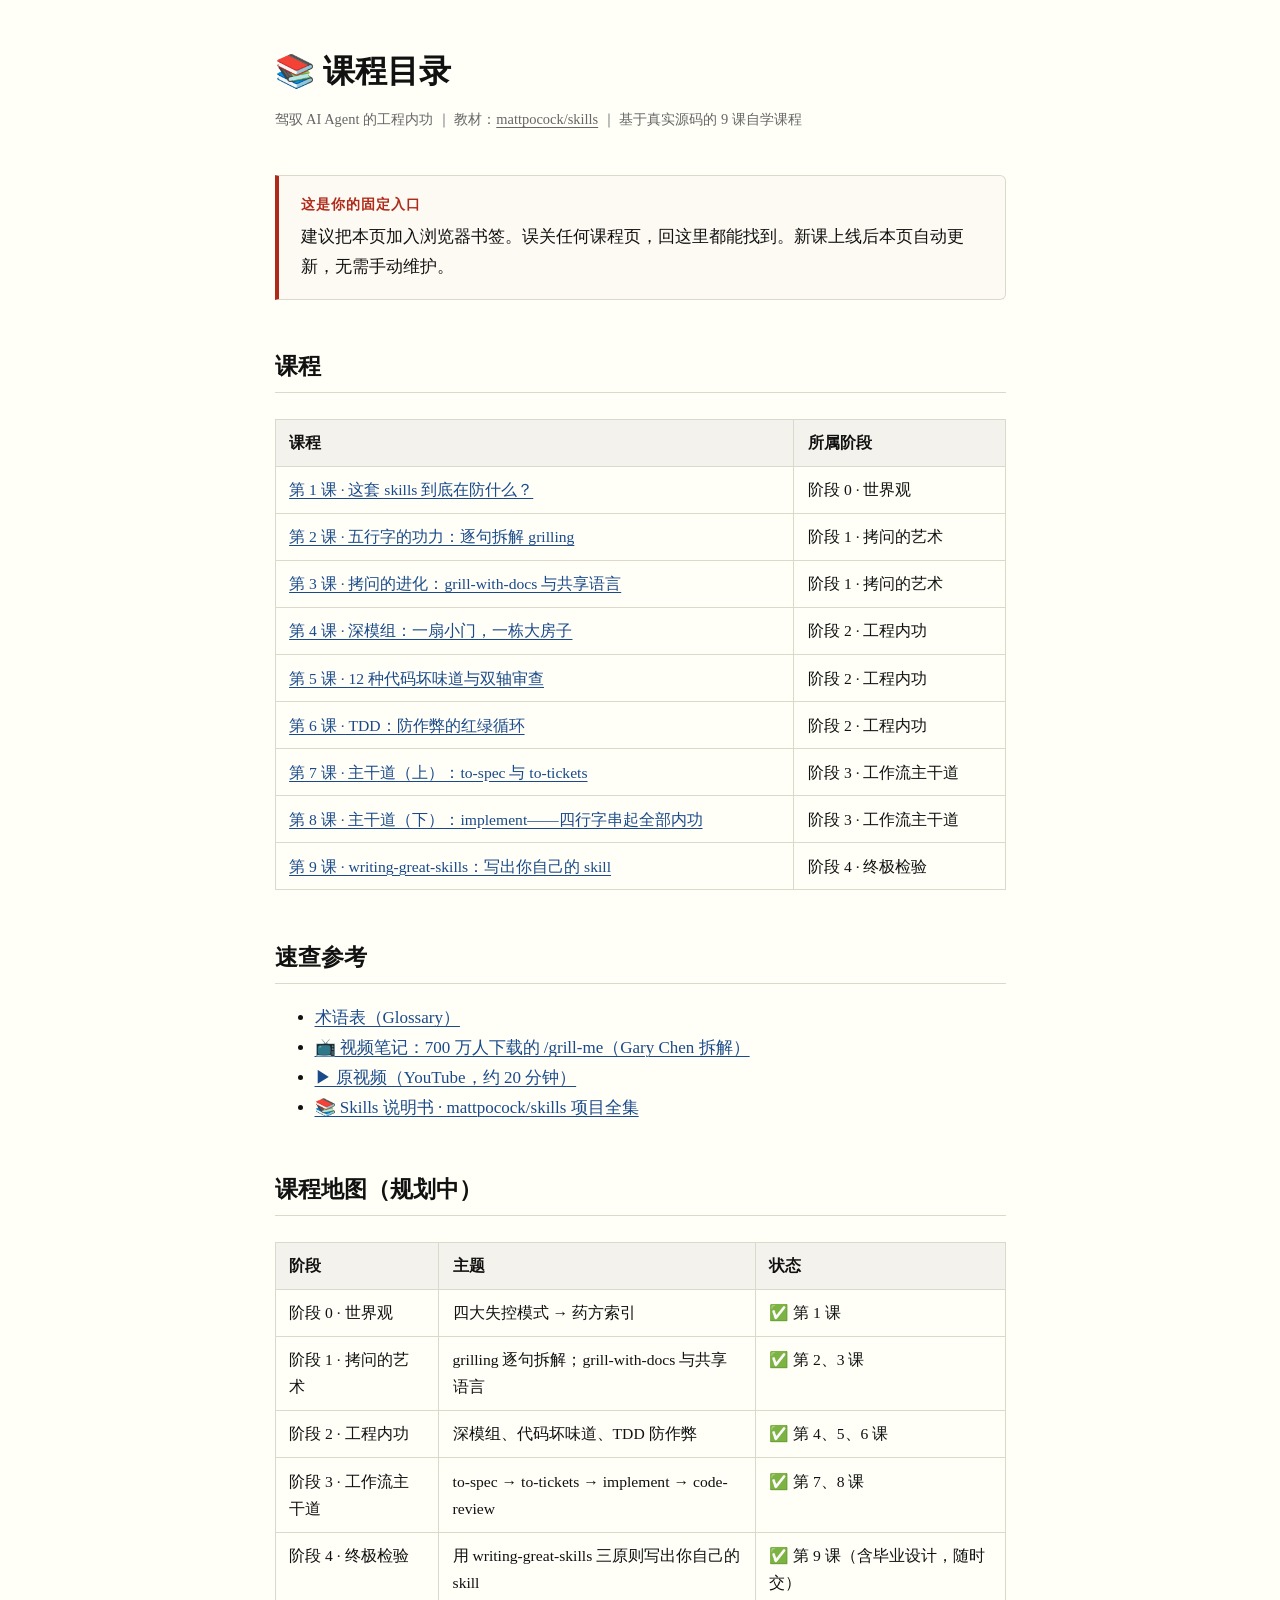
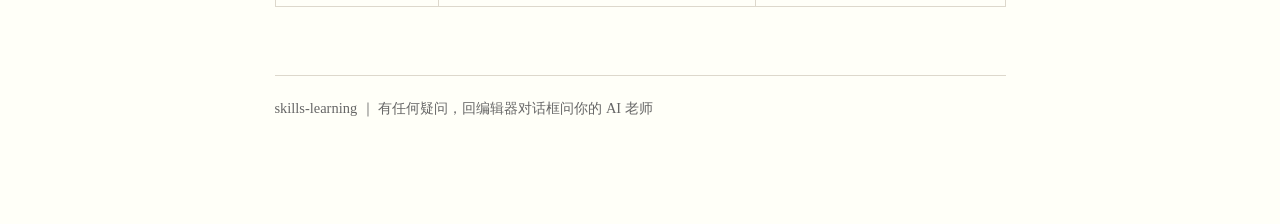
<file: index.html>
<!DOCTYPE html>
<html lang="zh-CN">
<head>
<meta charset="UTF-8">
<meta name="viewport" content="width=device-width, initial-scale=1.0">
<title>课程目录 · 驾驭 AI Agent 的工程内功</title>
<link rel="stylesheet" href="assets/course.css">
</head>
<body>

<h1>📚 课程目录</h1>
<p class="lesson-meta">
  驾驭 AI Agent 的工程内功 ｜ 教材：<a href="https://github.com/mattpocock/skills">mattpocock/skills</a> ｜
  基于真实源码的 9 课自学课程
</p>

<div class="callout">
  <span class="label">这是你的固定入口</span>
  建议把本页加入浏览器书签。误关任何课程页，回这里都能找到。新课上线后本页自动更新，无需手动维护。
</div>

<h2>课程</h2>
<div id="toc-list"><p style="color:#666">（若此处为空白，说明浏览器禁用了本地 JS——直接打开 lessons/ 目录下的 HTML 文件即可）</p></div>

<h2>速查参考</h2>
<div id="ref-list"></div>

<h2>课程地图（规划中）</h2>
<table>
  <tr><th>阶段</th><th>主题</th><th>状态</th></tr>
  <tr><td>阶段 0 · 世界观</td><td>四大失控模式 → 药方索引</td><td>✅ 第 1 课</td></tr>
  <tr><td>阶段 1 · 拷问的艺术</td><td>grilling 逐句拆解；grill-with-docs 与共享语言</td><td>✅ 第 2、3 课</td></tr>
  <tr><td>阶段 2 · 工程内功</td><td>深模组、代码坏味道、TDD 防作弊</td><td>✅ 第 4、5、6 课</td></tr>
  <tr><td>阶段 3 · 工作流主干道</td><td>to-spec → to-tickets → implement → code-review</td><td>✅ 第 7、8 课</td></tr>
  <tr><td>阶段 4 · 终极检验</td><td>用 writing-great-skills 三原则写出你自己的 skill</td><td>✅ 第 9 课（含毕业设计，随时交）</td></tr>
</table>

<footer>
  skills-learning ｜ 有任何疑问，回编辑器对话框问你的 AI 老师
</footer>

<script src="assets/toc-data.js"></script>
<script>
(function () {
  var list = document.getElementById('toc-list');
  var html = '<table><tr><th>课程</th><th>所属阶段</th></tr>';
  window.COURSE_TOC.forEach(function (c) {
    html += '<tr><td><a href="lessons/' + c.file + '">' + c.title + '</a></td><td>' + c.stage + '</td></tr>';
  });
  list.innerHTML = html + '</table>';

  var refs = document.getElementById('ref-list');
  var rhtml = '<ul>';
  window.COURSE_REFS.forEach(function (r) {
    var href = r.url ? r.url : 'reference/' + r.file;
    rhtml += '<li><a href="' + href + '">' + r.title + '</a></li>';
  });
  refs.innerHTML = rhtml + '</ul>';
})();
</script>
</body>
</html>
</file>
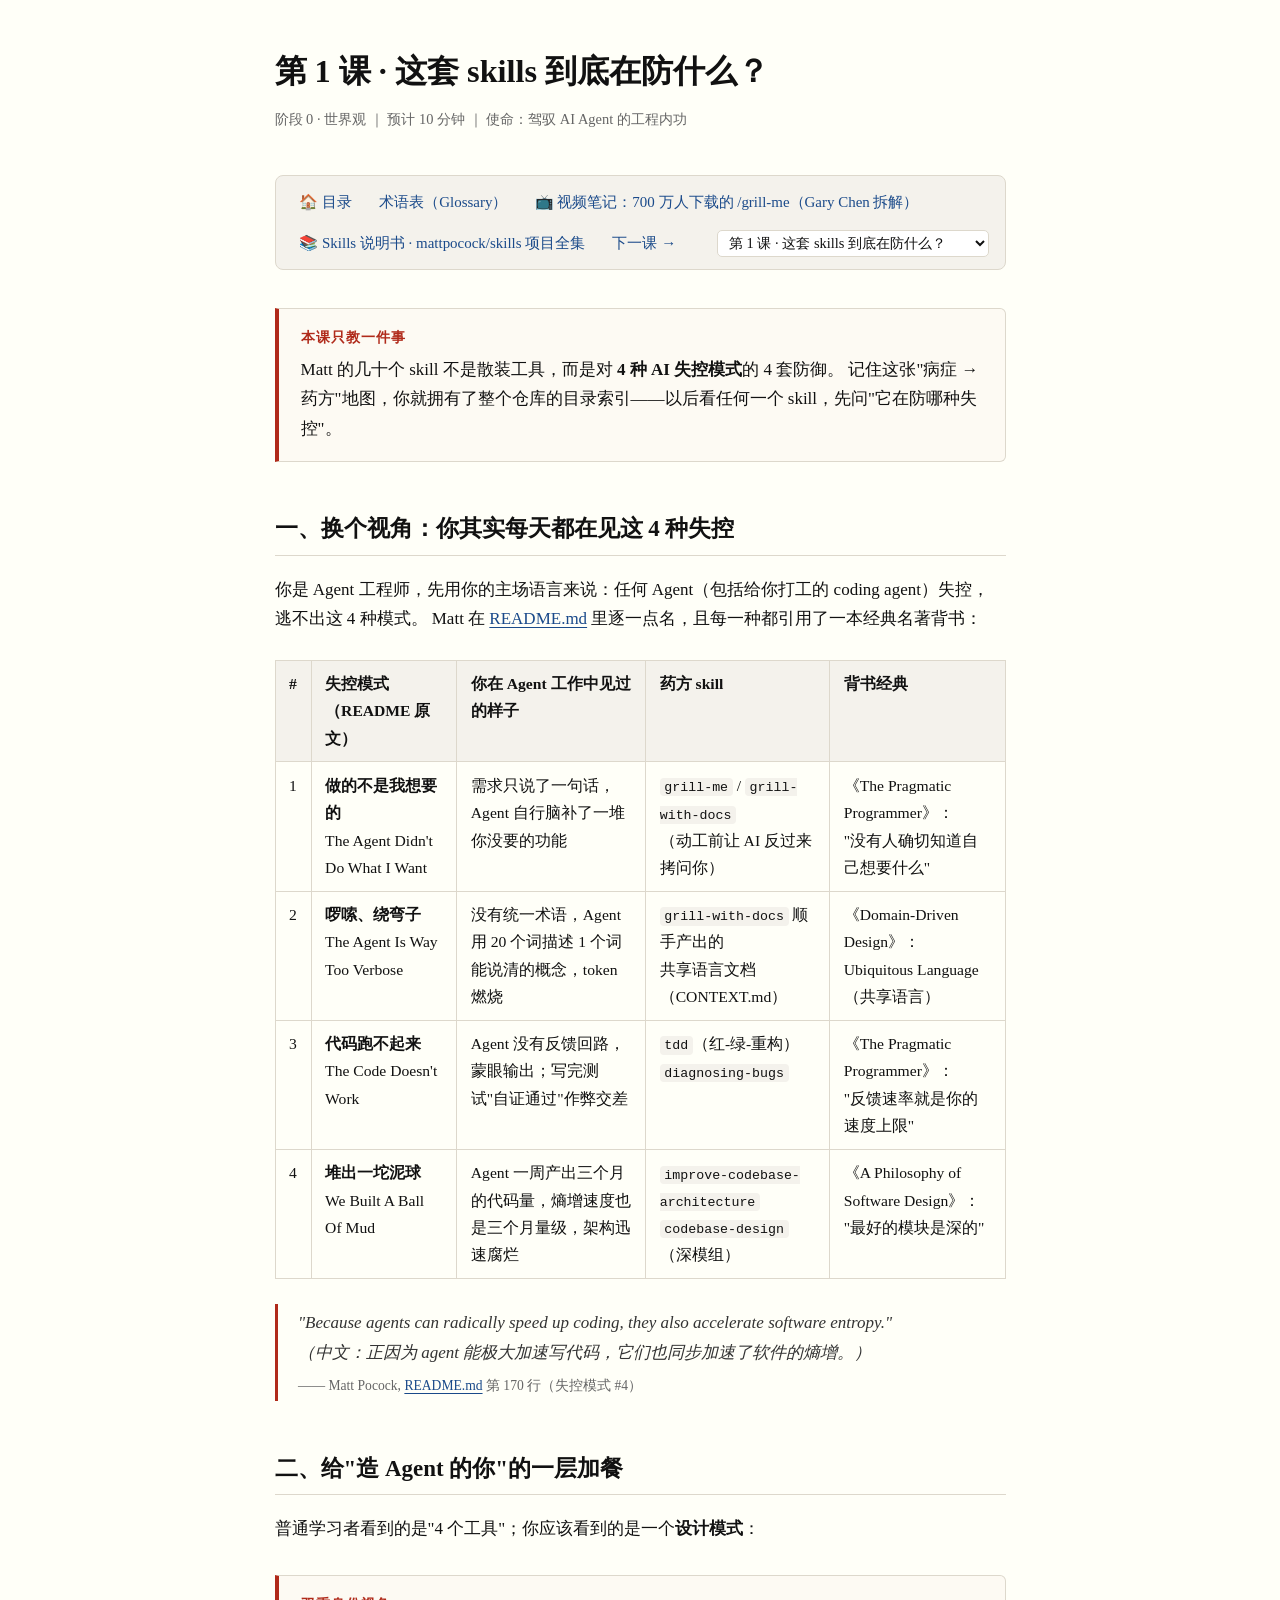
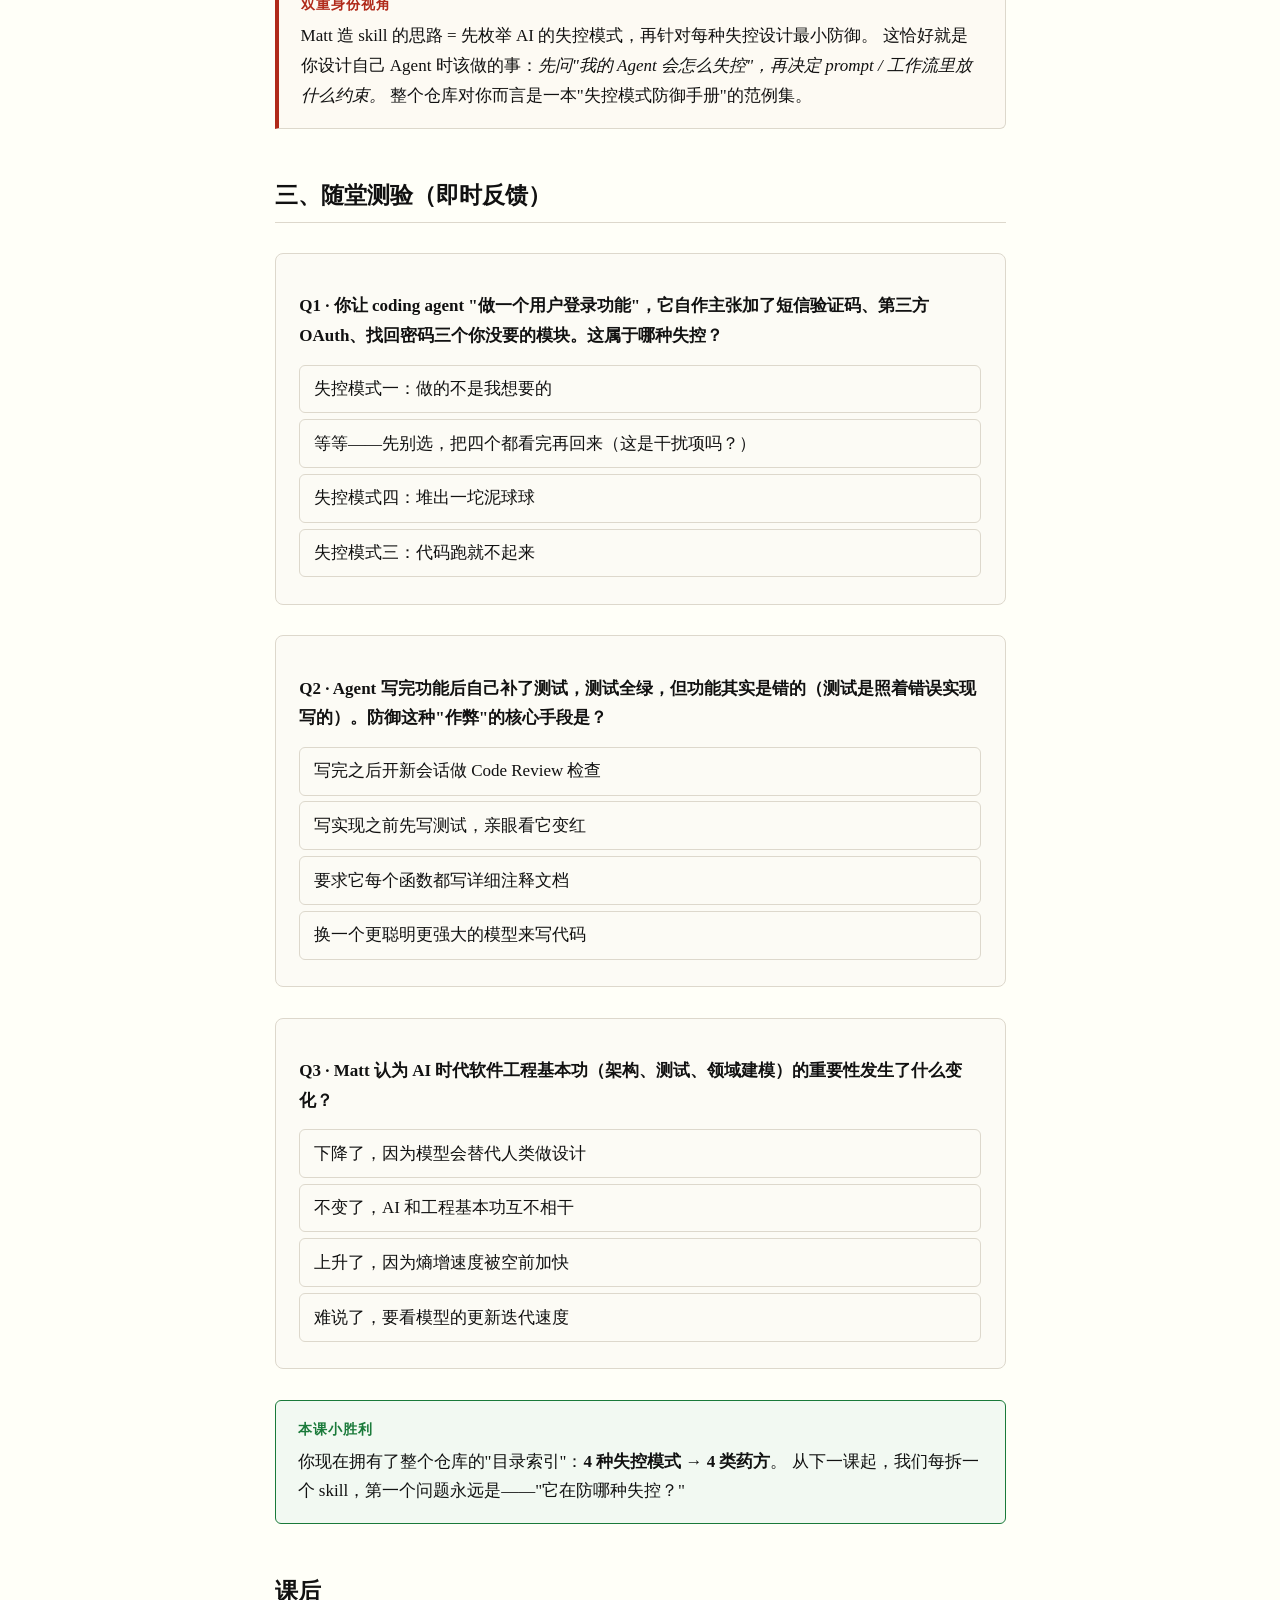
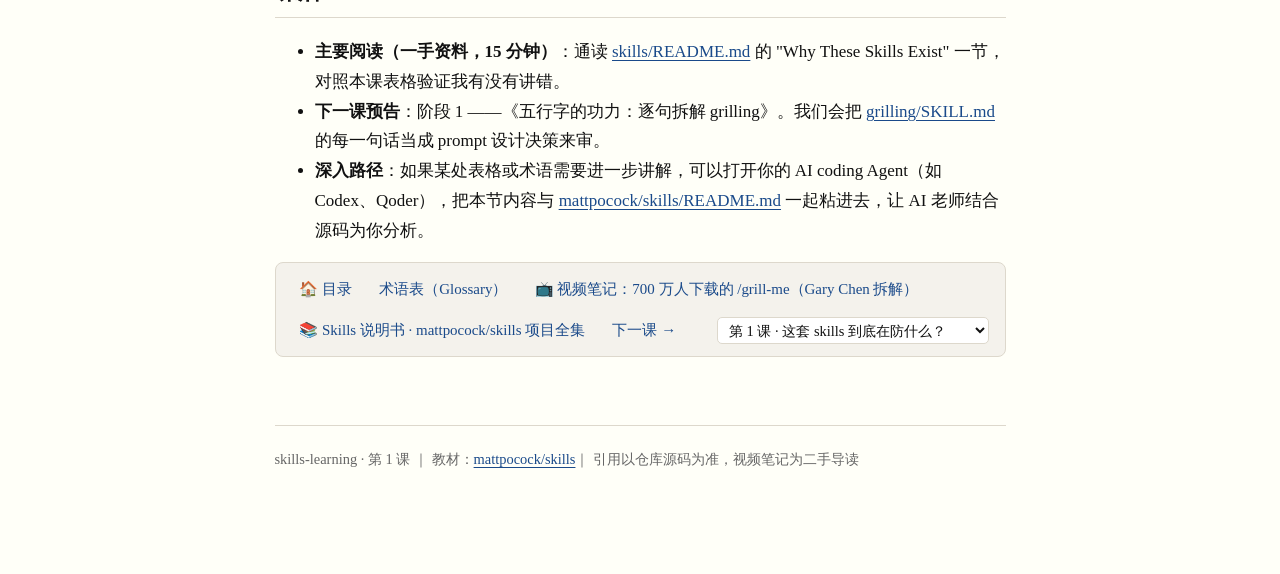
<file: lessons/0001-four-failure-modes.html>
<!DOCTYPE html>
<html lang="zh-CN">
<head>
<meta charset="UTF-8">
<meta name="viewport" content="width=device-width, initial-scale=1.0">
<title>第 1 课 · 这套 skills 到底在防什么？</title>
<link rel="stylesheet" href="../assets/course.css">
</head>
<body>

<h1>第 1 课 · 这套 skills 到底在防什么？</h1>
<p class="lesson-meta">
  阶段 0 · 世界观 ｜ 预计 10 分钟 ｜
  使命：驾驭 AI Agent 的工程内功
</p>

<nav id="course-nav"></nav>

<div class="callout">
  <span class="label">本课只教一件事</span>
  Matt 的几十个 skill 不是散装工具，而是对 <strong>4 种 AI 失控模式</strong>的 4 套防御。
  记住这张"病症 → 药方"地图，你就拥有了整个仓库的目录索引——以后看任何一个 skill，先问"它在防哪种失控"。
</div>

<h2>一、换个视角：你其实每天都在见这 4 种失控</h2>

<p>你是 Agent 工程师，先用你的主场语言来说：任何 Agent（包括给你打工的 coding agent）失控，逃不出这 4 种模式。
Matt 在 <a href="https://github.com/mattpocock/skills/blob/main/README.md">README.md</a> 里逐一点名，且每一种都引用了一本经典名著背书：</p>

<table>
  <tr><th>#</th><th>失控模式（README 原文）</th><th>你在 Agent 工作中见过的样子</th><th>药方 skill</th><th>背书经典</th></tr>
  <tr>
    <td>1</td>
    <td><strong>做的不是我想要的</strong><br>The Agent Didn't Do What I Want</td>
    <td>需求只说了一句话，Agent 自行脑补了一堆你没要的功能</td>
    <td><code>grill-me</code> / <code>grill-with-docs</code><br>（动工前让 AI 反过来拷问你）</td>
    <td>《The Pragmatic Programmer》：<br>"没有人确切知道自己想要什么"</td>
  </tr>
  <tr>
    <td>2</td>
    <td><strong>啰嗦、绕弯子</strong><br>The Agent Is Way Too Verbose</td>
    <td>没有统一术语，Agent 用 20 个词描述 1 个词能说清的概念，token 燃烧</td>
    <td><code>grill-with-docs</code> 顺手产出的<br>共享语言文档（CONTEXT.md）</td>
    <td>《Domain-Driven Design》：<br>Ubiquitous Language（共享语言）</td>
  </tr>
  <tr>
    <td>3</td>
    <td><strong>代码跑不起来</strong><br>The Code Doesn't Work</td>
    <td>Agent 没有反馈回路，蒙眼输出；写完测试"自证通过"作弊交差</td>
    <td><code>tdd</code>（红-绿-重构）<br><code>diagnosing-bugs</code></td>
    <td>《The Pragmatic Programmer》：<br>"反馈速率就是你的速度上限"</td>
  </tr>
  <tr>
    <td>4</td>
    <td><strong>堆出一坨泥球</strong><br>We Built A Ball Of Mud</td>
    <td>Agent 一周产出三个月的代码量，熵增速度也是三个月量级，架构迅速腐烂</td>
    <td><code>improve-codebase-architecture</code><br><code>codebase-design</code>（深模组）</td>
    <td>《A Philosophy of Software Design》：<br>"最好的模块是深的"</td>
  </tr>
</table>

<blockquote>
  "Because agents can radically speed up coding, they also accelerate software entropy."<br>
  （中文：正因为 agent 能极大加速写代码，它们也同步加速了软件的熵增。）
  <span class="src">—— Matt Pocock, <a href="https://github.com/mattpocock/skills/blob/main/README.md">README.md</a> 第 170 行（失控模式 #4）</span>
</blockquote>

<h2>二、给"造 Agent 的你"的一层加餐</h2>

<p>普通学习者看到的是"4 个工具"；你应该看到的是一个<strong>设计模式</strong>：</p>

<div class="callout">
  <span class="label">双重身份视角</span>
  Matt 造 skill 的思路 = 先枚举 AI 的失控模式，再针对每种失控设计最小防御。
  这恰好就是你设计自己 Agent 时该做的事：<em>先问"我的 Agent 会怎么失控"，再决定 prompt / 工作流里放什么约束。</em>
  整个仓库对你而言是一本"失控模式防御手册"的范例集。
</div>

<h2>三、随堂测验（即时反馈）</h2>

<div class="quiz">
  <p class="q">Q1 · 你让 coding agent "做一个用户登录功能"，它自作主张加了短信验证码、第三方 OAuth、找回密码三个你没要的模块。这属于哪种失控？</p>
  <label>失控模式一：做的不是我想要的</label>
  <label data-right="1">等等——先别选，把四个都看完再回来（这是干扰项吗？）</label>
  <label>失控模式四：堆出一坨泥球球</label>
  <label>失控模式三：代码跑就不起来</label>
  <div class="feedback right">诚实！其实这题答案是<strong>模式一（misalignment，未对齐）</strong>——出错点在"动工之前"：你们从未对齐过需求边界。选这个选项说明你注意到了：好的判断需要先看全选项。正确防御：动工前先 <code>grill-me</code>。</div>
  <div class="feedback wrong">你选了模式一？方向完全正确——这就是 misalignment（未对齐），防御手段是动工前 <code>grill-me</code>。（这道题的"正确答案"是个小陷阱，考你会不会先读完所有选项——AI 和人都容易抢答。）</div>
</div>

<div class="quiz">
  <p class="q">Q2 · Agent 写完功能后自己补了测试，测试全绿，但功能其实是错的（测试是照着错误实现写的）。防御这种"作弊"的核心手段是？</p>
  <label>写完之后开新会话做 Code Review 检查</label>
  <label data-right="1">写实现之前先写测试，亲眼看它变红</label>
  <label>要求它每个函数都写详细注释文档</label>
  <label>换一个更聪明更强大的模型来写代码</label>
  <div class="feedback right">✅ 正确。这就是 TDD 红-绿-重构的"先红后绿"：测试先于实现存在并且失败过，AI 就无法拿错误实现反推出必然通过的假测试。第 5 课会深入。</div>
  <div class="feedback wrong">Code Review 和换模型都有用但防不住这个作弊——测试与实现出自同一次"记忆"，同错同绿。唯一的结构性防御：<strong>实现之前</strong>先写测试并看它失败（红灯）。这是失控模式三的核心药方。</div>
</div>

<div class="quiz">
  <p class="q">Q3 · Matt 认为 AI 时代软件工程基本功（架构、测试、领域建模）的重要性发生了什么变化？</p>
  <label>下降了，因为模型会替代人类做设计</label>
  <label>不变了，AI 和工程基本功互不相干</label>
  <label data-right="1">上升了，因为熵增速度被空前加快</label>
  <label>难说了，要看模型的更新迭代速度</label>
  <div class="feedback right">✅ 正确。README 结语："Software engineering fundamentals matter more than ever."——AI 加速写码，也同步加速架构腐烂；只有基本功扎实的人能踩住刹车。这正是你的使命的立论基础。</div>
  <div class="feedback wrong">再想想 README 的结语："Software engineering fundamentals matter <strong>more than ever</strong>."——AI 加速写码的同时也加速熵增（模式四），所以基本功比以往任何时候都更值钱。</div>
</div>

<div class="win">
  <span class="label">本课小胜利</span>
  你现在拥有了整个仓库的"目录索引"：<strong>4 种失控模式 → 4 类药方</strong>。
  从下一课起，我们每拆一个 skill，第一个问题永远是——"它在防哪种失控？"
</div>

<h2>课后</h2>
<ul>
  <li><strong>主要阅读（一手资料，15 分钟）</strong>：通读 <a href="https://github.com/mattpocock/skills/blob/main/README.md">skills/README.md</a> 的 "Why These Skills Exist" 一节，对照本课表格验证我有没有讲错。</li>
  <li><strong>下一课预告</strong>：阶段 1 ——《五行字的功力：逐句拆解 grilling》。我们会把 <a href="https://github.com/mattpocock/skills/blob/main/skills/productivity/grilling/SKILL.md">grilling/SKILL.md</a> 的每一句话当成 prompt 设计决策来审。</li>
  <li><strong>深入路径</strong>：如果某处表格或术语需要进一步讲解，可以打开你的 AI coding Agent（如 Codex、Qoder），把本节内容与 <a href="https://github.com/mattpocock/skills/blob/main/README.md">mattpocock/skills/README.md</a> 一起粘进去，让 AI 老师结合源码为你分析。</li>
</ul>

<nav id="course-nav"></nav>

<footer>
  skills-learning · 第 1 课 ｜ 教材：<a href="https://github.com/mattpocock/skills">mattpocock/skills</a>｜
  引用以仓库源码为准，视频笔记为二手导读
</footer>

<script src="../assets/quiz.js"></script>
<script src="../assets/toc-data.js"></script>
<script src="../assets/nav.js"></script>
</body>
</html>
</file>
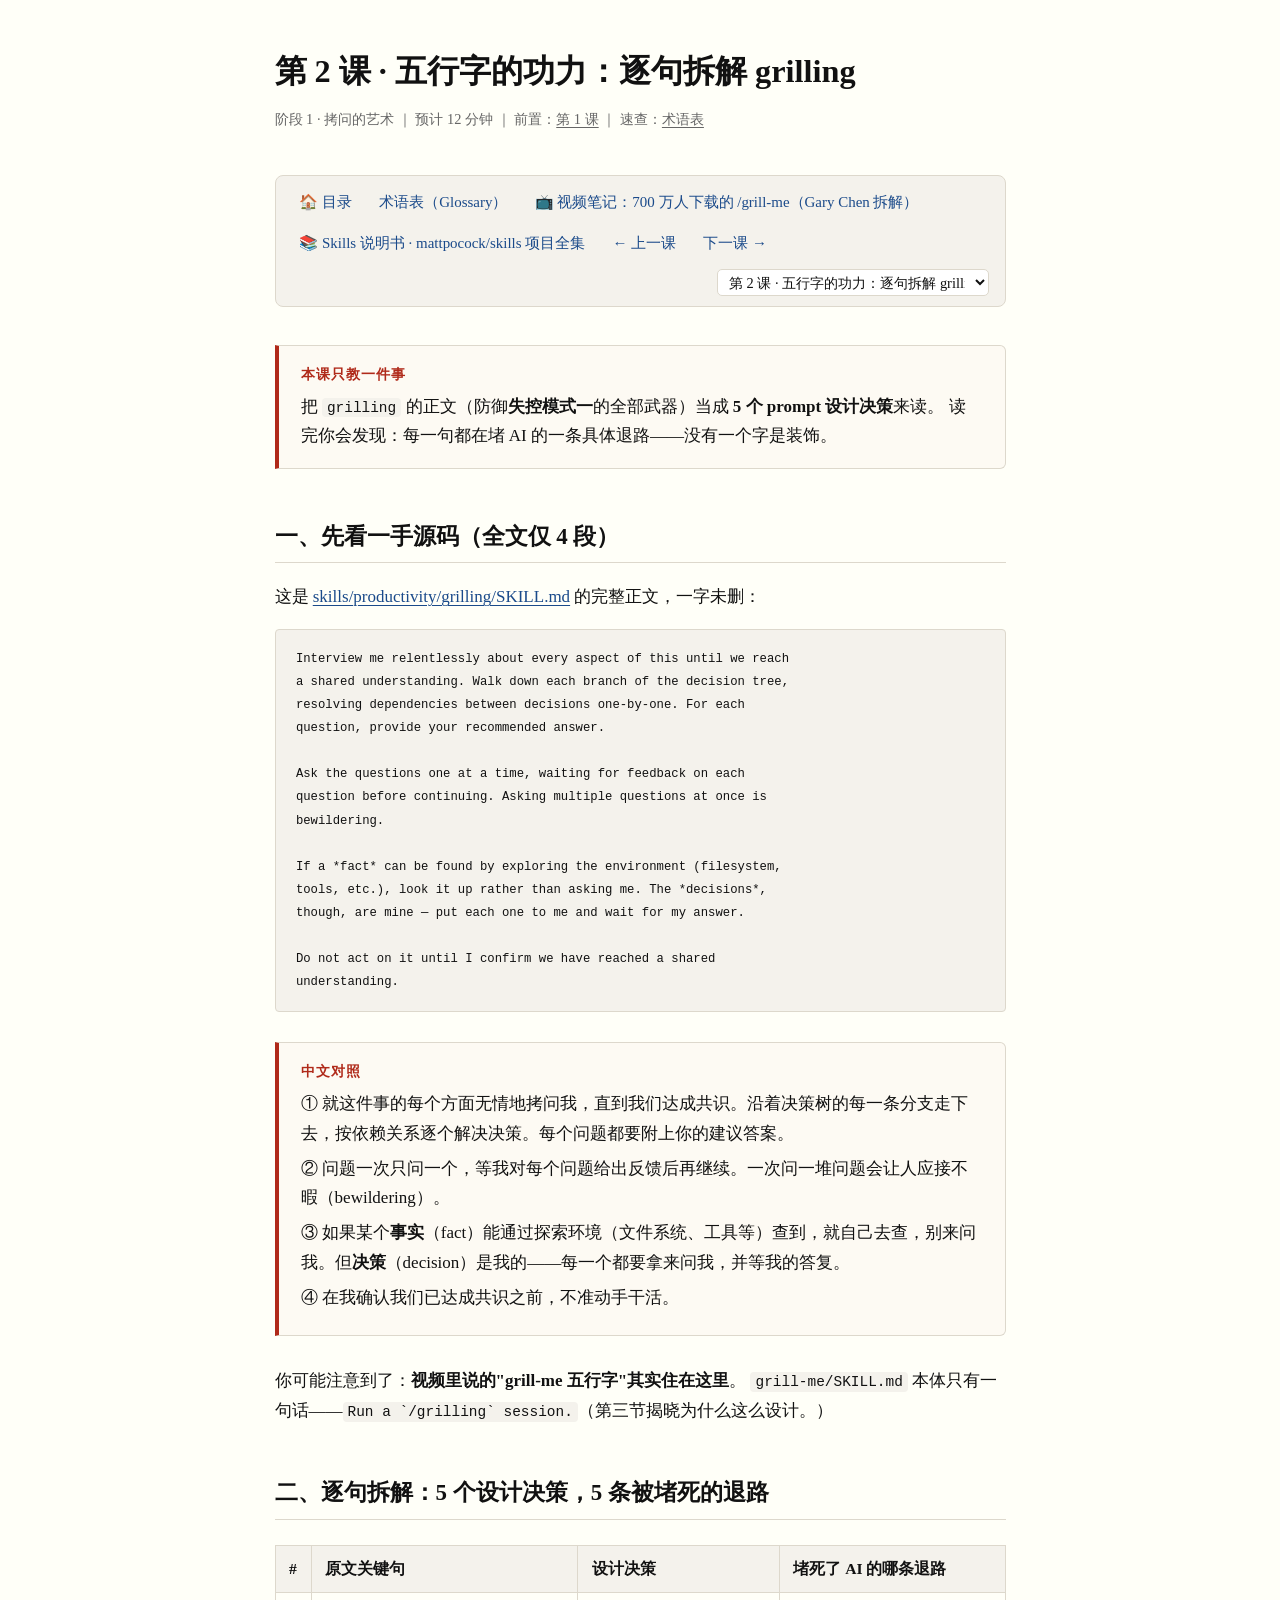
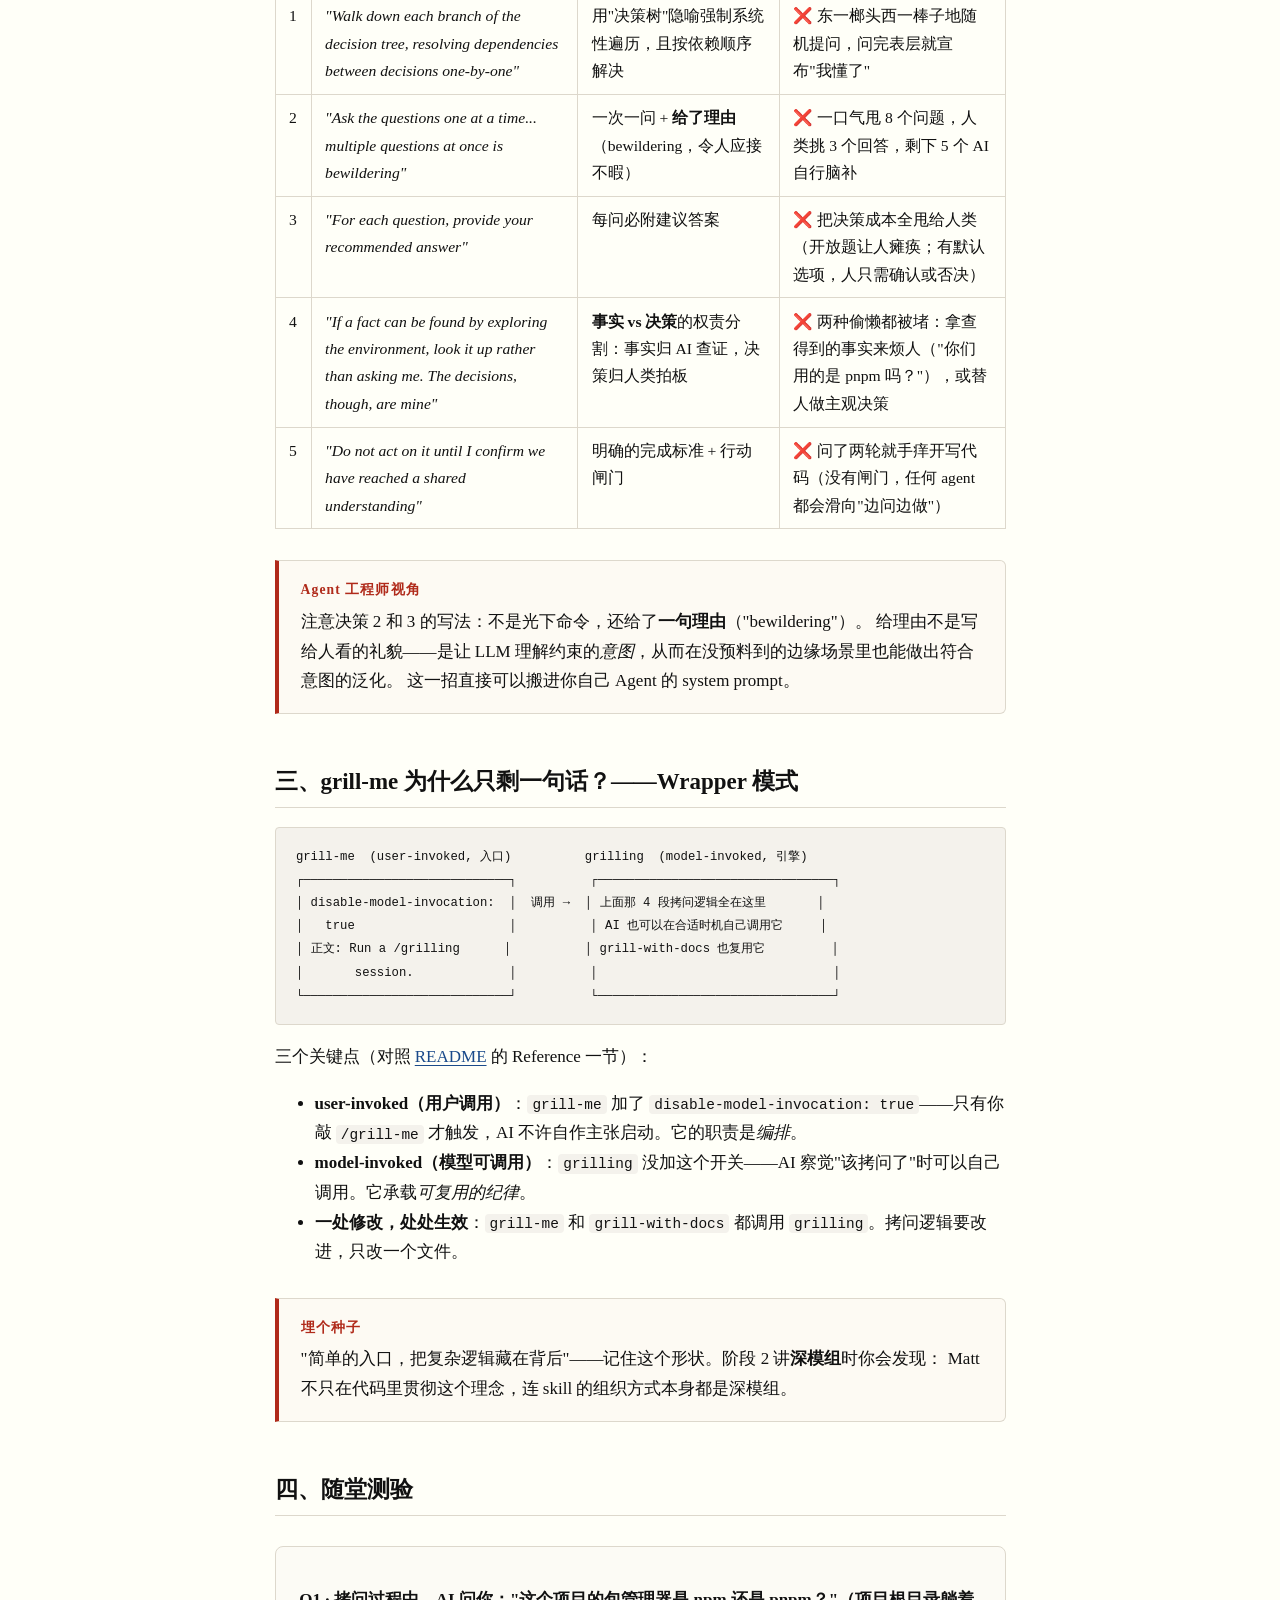
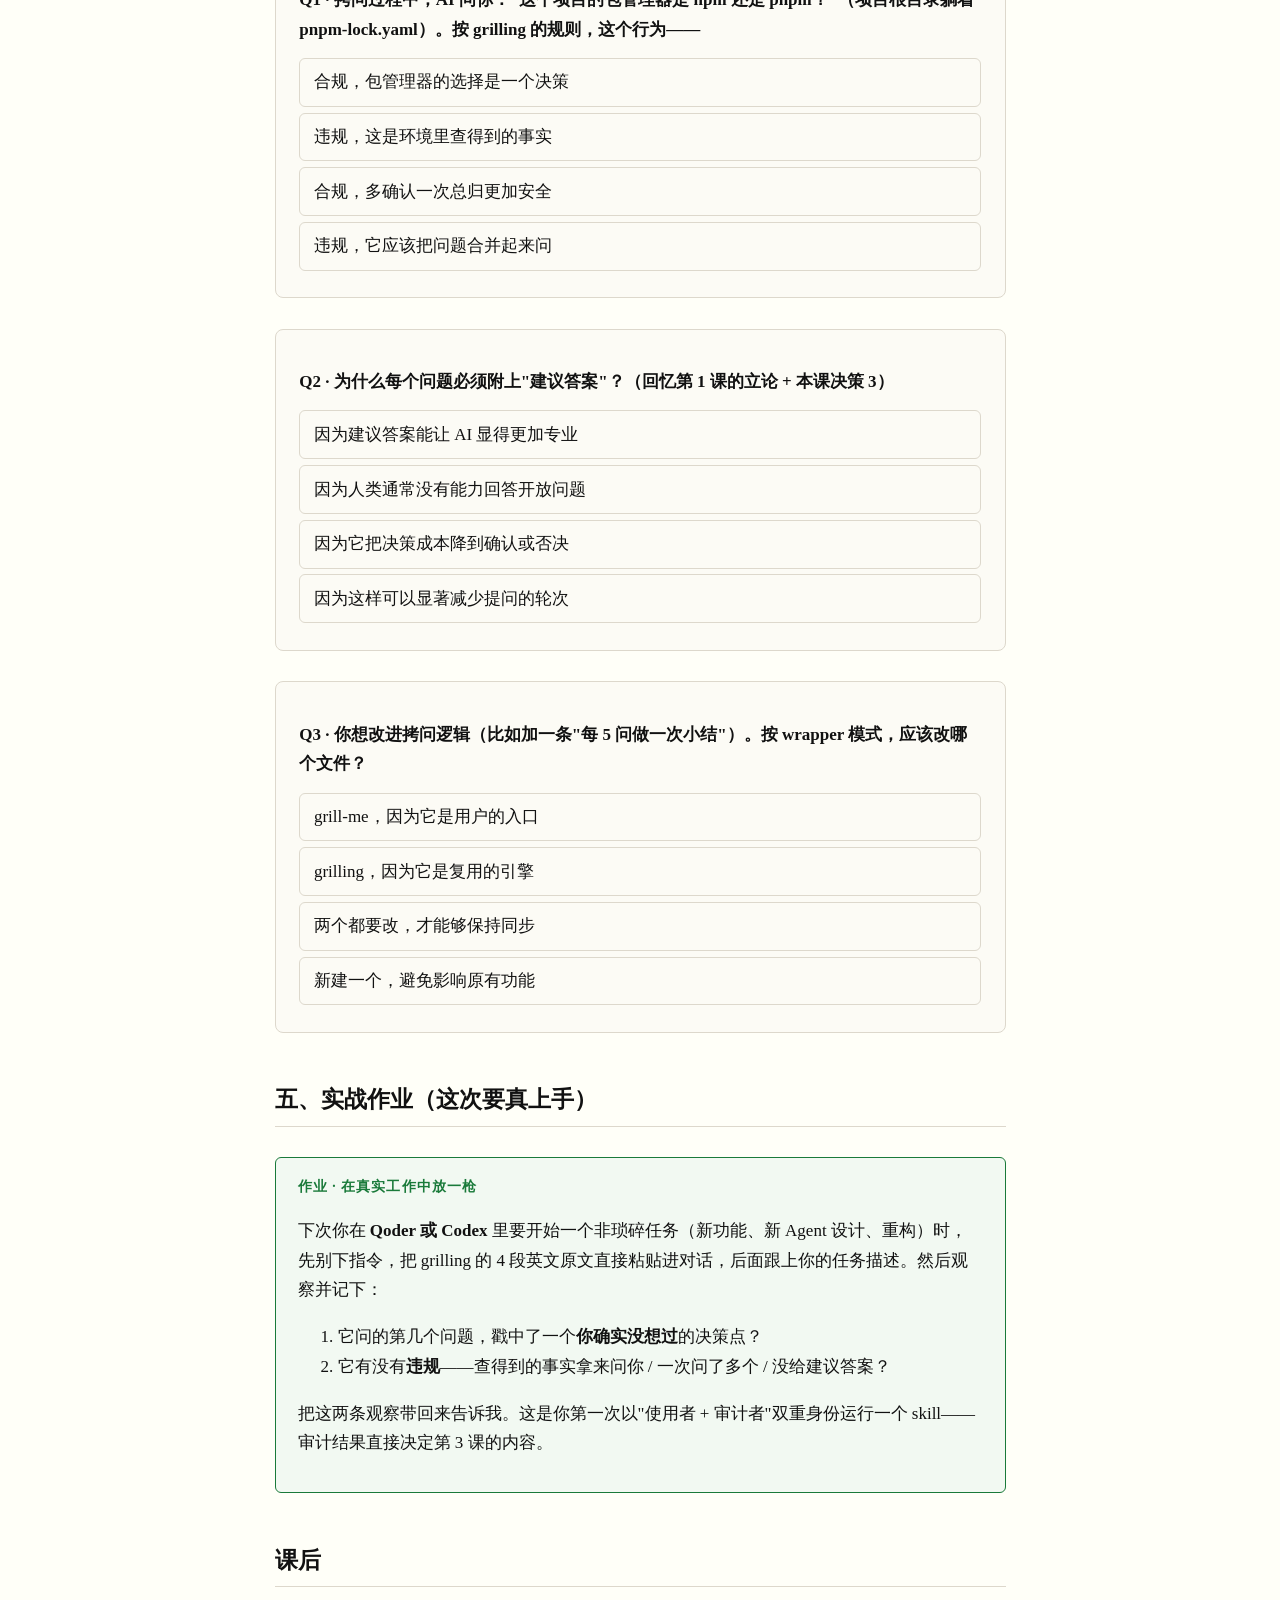
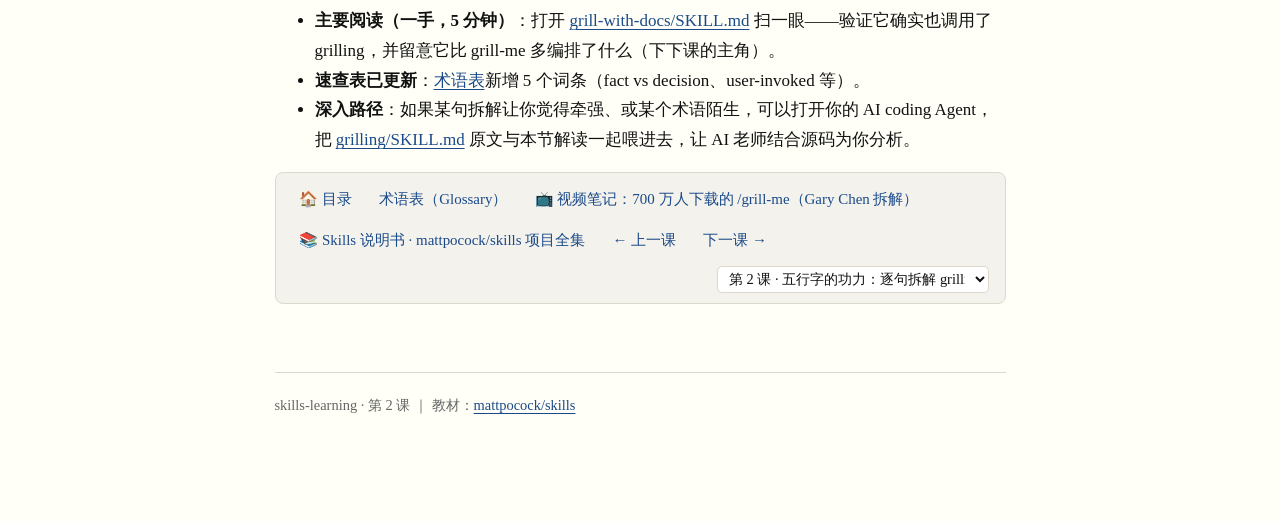
<file: lessons/0002-grilling-line-by-line.html>
<!DOCTYPE html>
<html lang="zh-CN">
<head>
<meta charset="UTF-8">
<meta name="viewport" content="width=device-width, initial-scale=1.0">
<title>第 2 课 · 五行字的功力：逐句拆解 grilling</title>
<link rel="stylesheet" href="../assets/course.css">
</head>
<body>

<h1>第 2 课 · 五行字的功力：逐句拆解 grilling</h1>
<p class="lesson-meta">
  阶段 1 · 拷问的艺术 ｜ 预计 12 分钟 ｜
  前置：<a href="./0001-four-failure-modes.html">第 1 课</a> ｜
  速查：<a href="../reference/glossary.html">术语表</a>
</p>

<nav id="course-nav"></nav>

<div class="callout">
  <span class="label">本课只教一件事</span>
  把 <code>grilling</code> 的正文（防御<strong>失控模式一</strong>的全部武器）当成 <strong>5 个 prompt 设计决策</strong>来读。
  读完你会发现：每一句都在堵 AI 的一条具体退路——没有一个字是装饰。
</div>

<h2>一、先看一手源码（全文仅 4 段）</h2>

<p>这是 <a href="https://github.com/mattpocock/skills/blob/main/skills/productivity/grilling/SKILL.md">skills/productivity/grilling/SKILL.md</a> 的完整正文，一字未删：</p>

<pre><code>Interview me relentlessly about every aspect of this until we reach
a shared understanding. Walk down each branch of the decision tree,
resolving dependencies between decisions one-by-one. For each
question, provide your recommended answer.

Ask the questions one at a time, waiting for feedback on each
question before continuing. Asking multiple questions at once is
bewildering.

If a *fact* can be found by exploring the environment (filesystem,
tools, etc.), look it up rather than asking me. The *decisions*,
though, are mine — put each one to me and wait for my answer.

Do not act on it until I confirm we have reached a shared
understanding.</code></pre>

<div class="callout">
  <span class="label">中文对照</span>
  <p style="margin:.3rem 0">① 就这件事的每个方面无情地拷问我，直到我们达成共识。沿着决策树的每一条分支走下去，按依赖关系逐个解决决策。每个问题都要附上你的建议答案。</p>
  <p style="margin:.3rem 0">② 问题一次只问一个，等我对每个问题给出反馈后再继续。一次问一堆问题会让人应接不暇（bewildering）。</p>
  <p style="margin:.3rem 0">③ 如果某个<strong>事实</strong>（fact）能通过探索环境（文件系统、工具等）查到，就自己去查，别来问我。但<strong>决策</strong>（decision）是我的——每一个都要拿来问我，并等我的答复。</p>
  <p style="margin:.3rem 0">④ 在我确认我们已达成共识之前，不准动手干活。</p>
</div>

<p>你可能注意到了：<strong>视频里说的"grill-me 五行字"其实住在这里</strong>。
<code>grill-me/SKILL.md</code> 本体只有一句话——<code>Run a `/grilling` session.</code>（第三节揭晓为什么这么设计。）</p>

<h2>二、逐句拆解：5 个设计决策，5 条被堵死的退路</h2>

<table>
  <tr><th>#</th><th>原文关键句</th><th>设计决策</th><th>堵死了 AI 的哪条退路</th></tr>
  <tr>
    <td>1</td>
    <td><em>"Walk down each branch of the decision tree, resolving dependencies between decisions one-by-one"</em></td>
    <td>用"决策树"隐喻强制系统性遍历，且按依赖顺序解决</td>
    <td>❌ 东一榔头西一棒子地随机提问，问完表层就宣布"我懂了"</td>
  </tr>
  <tr>
    <td>2</td>
    <td><em>"Ask the questions one at a time... multiple questions at once is bewildering"</em></td>
    <td>一次一问 + <strong>给了理由</strong>（bewildering，令人应接不暇）</td>
    <td>❌ 一口气甩 8 个问题，人类挑 3 个回答，剩下 5 个 AI 自行脑补</td>
  </tr>
  <tr>
    <td>3</td>
    <td><em>"For each question, provide your recommended answer"</em></td>
    <td>每问必附建议答案</td>
    <td>❌ 把决策成本全甩给人类（开放题让人瘫痪；有默认选项，人只需确认或否决）</td>
  </tr>
  <tr>
    <td>4</td>
    <td><em>"If a fact can be found by exploring the environment, look it up rather than asking me. The decisions, though, are mine"</em></td>
    <td><strong>事实 vs 决策</strong>的权责分割：事实归 AI 查证，决策归人类拍板</td>
    <td>❌ 两种偷懒都被堵：拿查得到的事实来烦人（"你们用的是 pnpm 吗？"），或替人做主观决策</td>
  </tr>
  <tr>
    <td>5</td>
    <td><em>"Do not act on it until I confirm we have reached a shared understanding"</em></td>
    <td>明确的完成标准 + 行动闸门</td>
    <td>❌ 问了两轮就手痒开写代码（没有闸门，任何 agent 都会滑向"边问边做"）</td>
  </tr>
</table>

<div class="callout">
  <span class="label">Agent 工程师视角</span>
  注意决策 2 和 3 的写法：不是光下命令，还给了<strong>一句理由</strong>（"bewildering"）。
  给理由不是写给人看的礼貌——是让 LLM 理解约束的<em>意图</em>，从而在没预料到的边缘场景里也能做出符合意图的泛化。
  这一招直接可以搬进你自己 Agent 的 system prompt。
</div>

<h2>三、grill-me 为什么只剩一句话？——Wrapper 模式</h2>

<pre><code>grill-me  (user-invoked, 入口)          grilling  (model-invoked, 引擎)
┌────────────────────────────┐          ┌────────────────────────────────┐
│ disable-model-invocation:  │  调用 →  │ 上面那 4 段拷问逻辑全在这里       │
│   true                     │          │ AI 也可以在合适时机自己调用它     │
│ 正文: Run a /grilling      │          │ grill-with-docs 也复用它         │
│       session.             │          │                                │
└────────────────────────────┘          └────────────────────────────────┘</code></pre>

<p>三个关键点（对照 <a href="https://github.com/mattpocock/skills/blob/main/README.md">README</a> 的 Reference 一节）：</p>
<ul>
  <li><strong>user-invoked（用户调用）</strong>：<code>grill-me</code> 加了 <code>disable-model-invocation: true</code>——只有你敲 <code>/grill-me</code> 才触发，AI 不许自作主张启动。它的职责是<em>编排</em>。</li>
  <li><strong>model-invoked（模型可调用）</strong>：<code>grilling</code> 没加这个开关——AI 察觉"该拷问了"时可以自己调用。它承载<em>可复用的纪律</em>。</li>
  <li><strong>一处修改，处处生效</strong>：<code>grill-me</code> 和 <code>grill-with-docs</code> 都调用 <code>grilling</code>。拷问逻辑要改进，只改一个文件。</li>
</ul>

<div class="callout">
  <span class="label">埋个种子</span>
  "简单的入口，把复杂逻辑藏在背后"——记住这个形状。阶段 2 讲<strong>深模组</strong>时你会发现：
  Matt 不只在代码里贯彻这个理念，连 skill 的组织方式本身都是深模组。
</div>

<h2>四、随堂测验</h2>

<div class="quiz">
  <p class="q">Q1 · 拷问过程中，AI 问你："这个项目的包管理器是 npm 还是 pnpm？"（项目根目录躺着 pnpm-lock.yaml）。按 grilling 的规则，这个行为——</p>
  <label>合规，包管理器的选择是一个决策</label>
  <label data-right="1">违规，这是环境里查得到的事实</label>
  <label>合规，多确认一次总归更加安全</label>
  <label>违规，它应该把问题合并起来问</label>
  <div class="feedback right">✅ 正确。锁文件在文件系统里躺着，这是 <strong>fact</strong>——AI 应该自己查（"look it up rather than asking me"）。只有查不到的主观取舍（decision）才允许拿来问你。这条分割线是 grilling 里最精妙的一句。</div>
  <div class="feedback wrong">再读源码第三段：fact（环境里查得到的）→ AI 自己查；decision（主观取舍）→ 必须问人。锁文件就在文件系统里，属于 fact，问出来就是在浪费你的注意力。</div>
</div>

<div class="quiz">
  <p class="q">Q2 · 为什么每个问题必须附上"建议答案"？（回忆第 1 课的立论 + 本课决策 3）</p>
  <label>因为建议答案能让 AI 显得更加专业</label>
  <label>因为人类通常没有能力回答开放问题</label>
  <label data-right="1">因为它把决策成本降到确认或否决</label>
  <label>因为这样可以显著减少提问的轮次</label>
  <div class="feedback right">✅ 正确。开放题("怎么处理断线重连？")让人瘫痪；带默认选项的题("建议指数退避重试 3 次，可以吗？")只需确认或否决。AI 干"找漏洞+给选项"的苦活，人类保留拍板权——决策权始终在人手里，这正是 grilling 防御失控模式一的方式。</div>
    <div class="feedback wrong">核心在"决策成本"：开放题让人瘫痪，带建议答案的题只需确认/否决。注意这不是让 AI 替你决策——建议只是选项，拍板永远是你。这就是"AI 给选项、人类拍板"的分工。</div>
</div>

<div class="quiz">
  <p class="q">Q3 · 你想改进拷问逻辑（比如加一条"每 5 问做一次小结"）。按 wrapper 模式，应该改哪个文件？</p>
  <label>grill-me，因为它是用户的入口</label>
  <label data-right="1">grilling，因为它是复用的引擎</label>
  <label>两个都要改，才能够保持同步</label>
  <label>新建一个，避免影响原有功能</label>
  <div class="feedback right">✅ 正确。逻辑全在 <code>grilling</code>（引擎）；<code>grill-me</code> 只是一行转发的入口。改引擎，则 grill-me 和 grill-with-docs 同时受益——这就是"一处修改，处处生效"。</div>
  <div class="feedback wrong">回看第三节的图：<code>grill-me</code> 正文只有一句 "Run a /grilling session."，不含任何拷问逻辑。逻辑住在 <code>grilling</code> 里，改它一处，所有调用方（grill-me、grill-with-docs）同时生效。</div>
</div>

<h2>五、实战作业（这次要真上手）</h2>

<div class="win">
  <span class="label">作业 · 在真实工作中放一枪</span>
  <p>下次你在 <strong>Qoder 或 Codex</strong> 里要开始一个非琐碎任务（新功能、新 Agent 设计、重构）时，先别下指令，把 grilling 的 4 段英文原文直接粘贴进对话，后面跟上你的任务描述。然后观察并记下：</p>
  <ol>
    <li>它问的第几个问题，戳中了一个<strong>你确实没想过</strong>的决策点？</li>
    <li>它有没有<strong>违规</strong>——查得到的事实拿来问你 / 一次问了多个 / 没给建议答案？</li>
  </ol>
  <p>把这两条观察带回来告诉我。这是你第一次以"使用者 + 审计者"双重身份运行一个 skill——审计结果直接决定第 3 课的内容。</p>
</div>

<h2>课后</h2>
<ul>
  <li><strong>主要阅读（一手，5 分钟）</strong>：打开 <a href="https://github.com/mattpocock/skills/blob/main/skills/engineering/grill-with-docs/SKILL.md">grill-with-docs/SKILL.md</a> 扫一眼——验证它确实也调用了 grilling，并留意它比 grill-me 多编排了什么（下下课的主角）。</li>
  <li><strong>速查表已更新</strong>：<a href="../reference/glossary.html">术语表</a>新增 5 个词条（fact vs decision、user-invoked 等）。</li>
  <li><strong>深入路径</strong>：如果某句拆解让你觉得牵强、或某个术语陌生，可以打开你的 AI coding Agent，把 <a href="https://github.com/mattpocock/skills/blob/main/skills/productivity/grilling/SKILL.md">grilling/SKILL.md</a> 原文与本节解读一起喂进去，让 AI 老师结合源码为你分析。</li>
</ul>

<nav id="course-nav"></nav>

<footer>
  skills-learning · 第 2 课 ｜ 教材：<a href="https://github.com/mattpocock/skills">mattpocock/skills</a>
</footer>

<script src="../assets/quiz.js"></script>
<script src="../assets/toc-data.js"></script>
<script src="../assets/nav.js"></script>
</body>
</html>
</file>
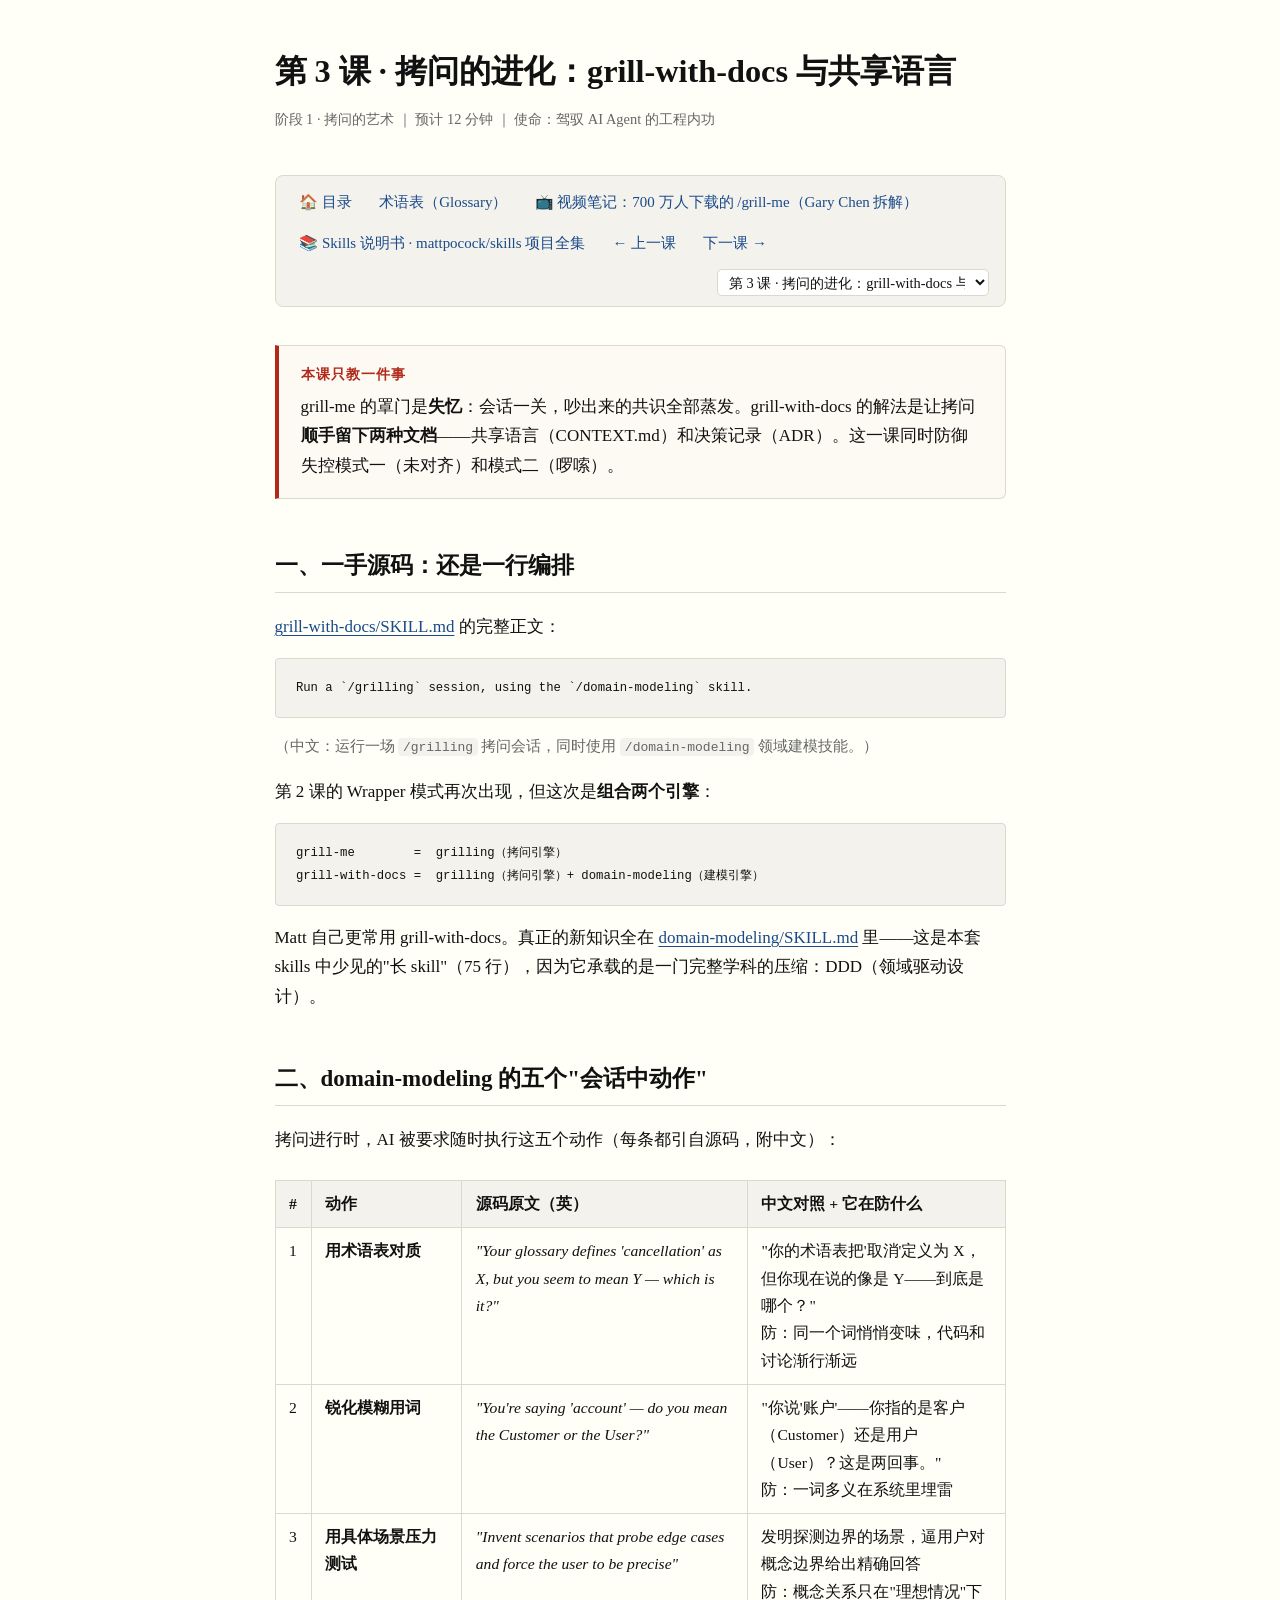
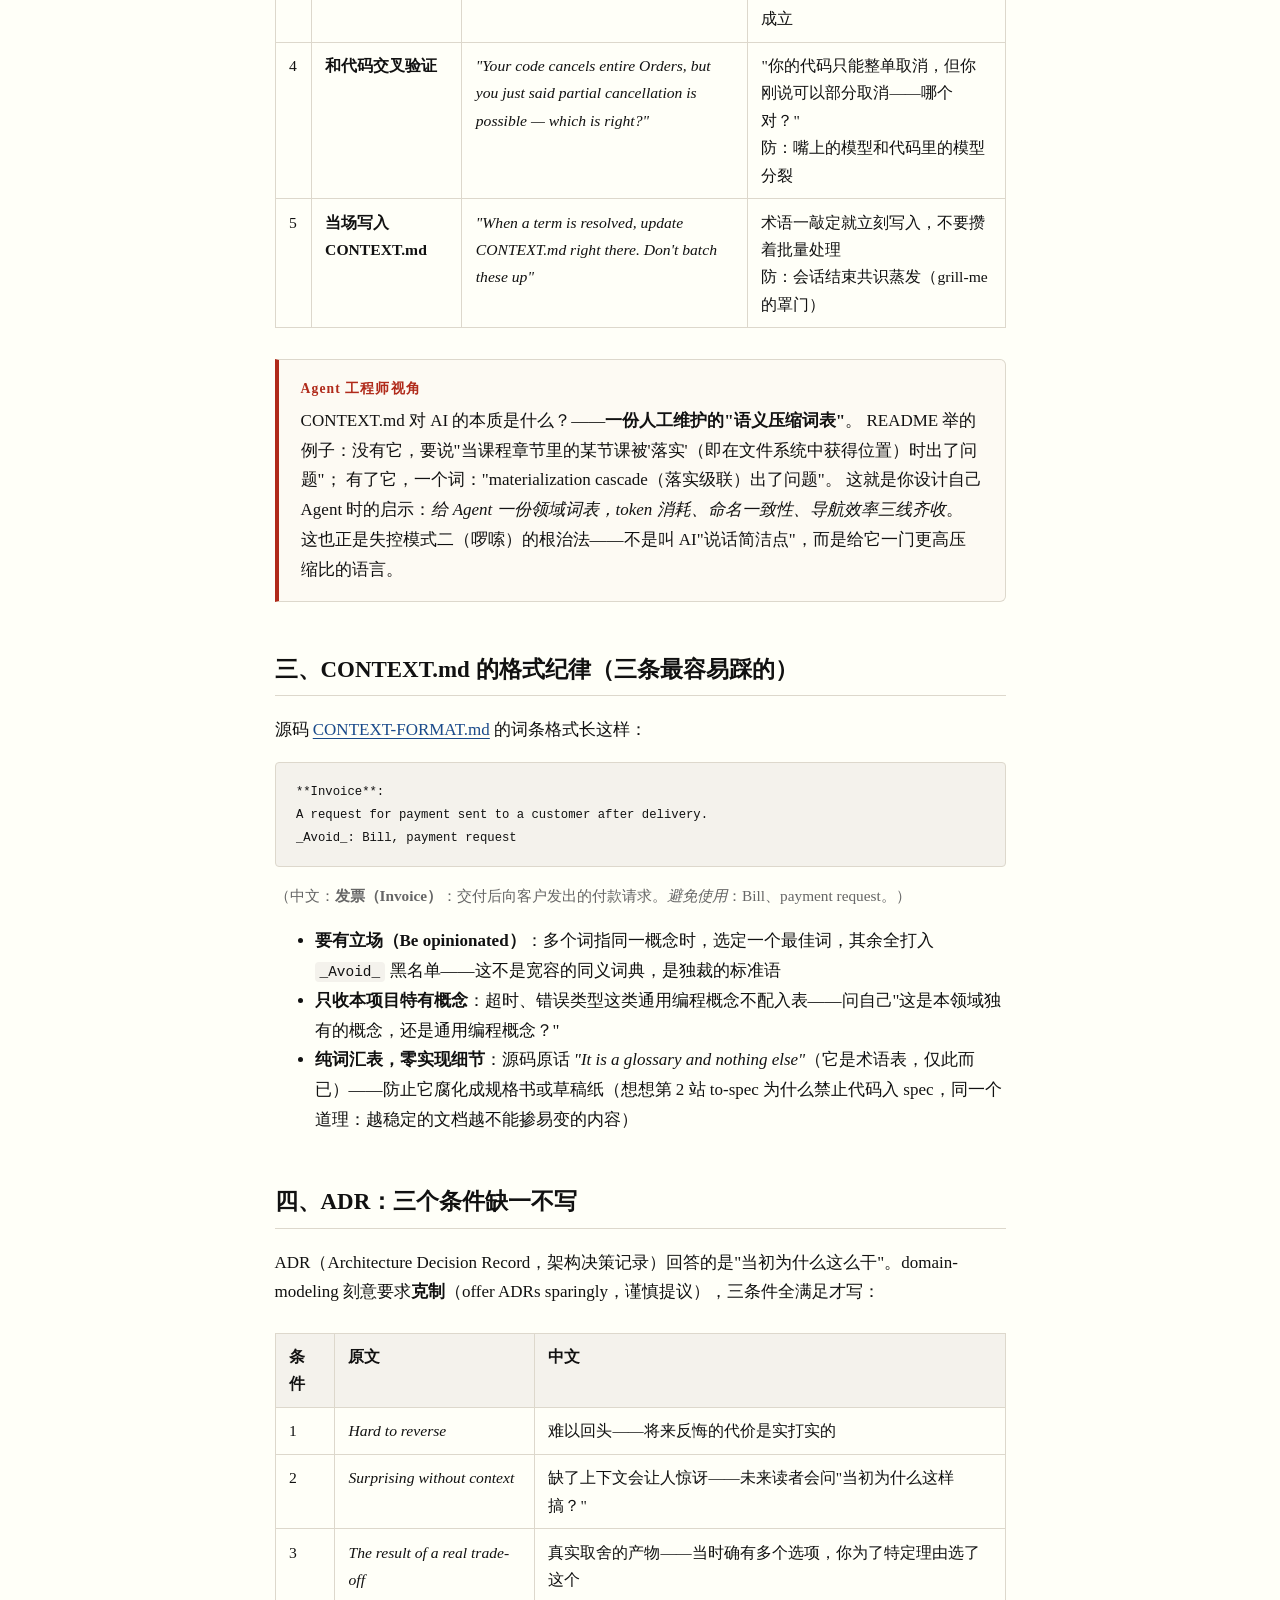
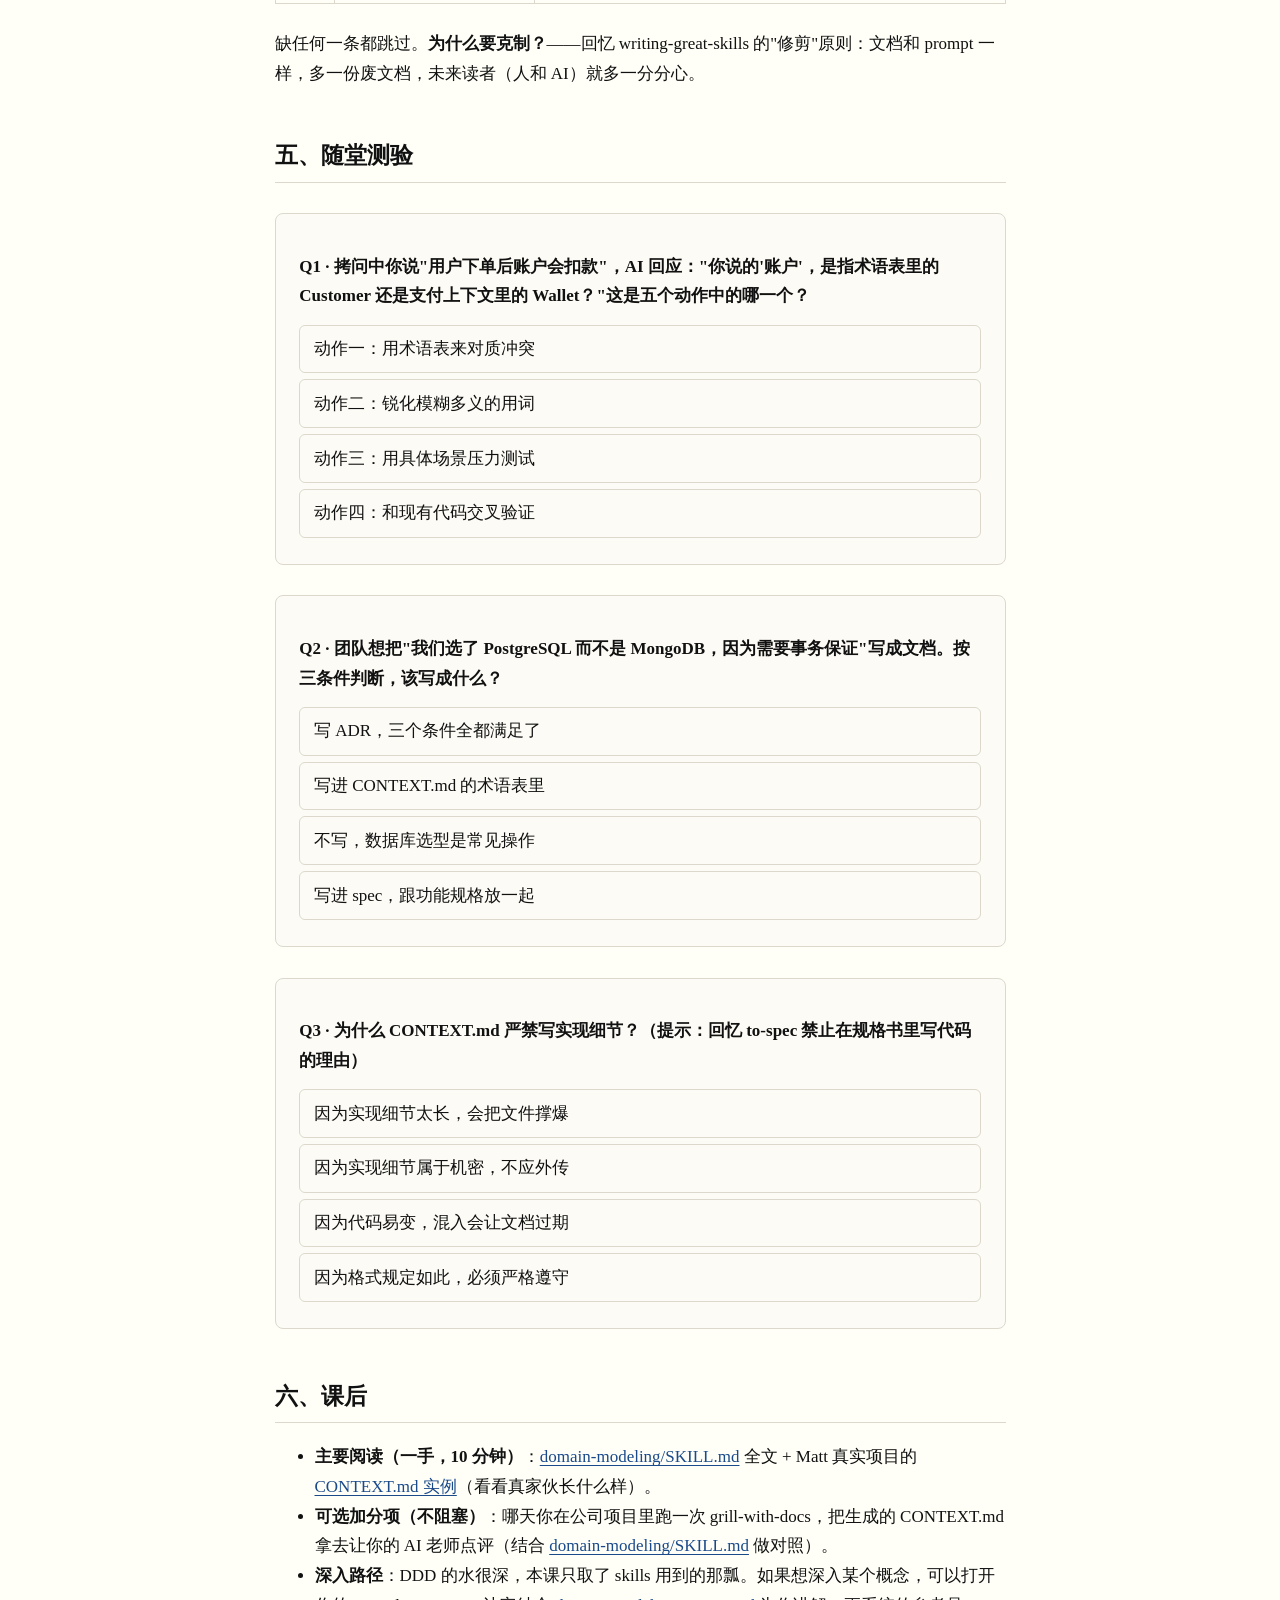
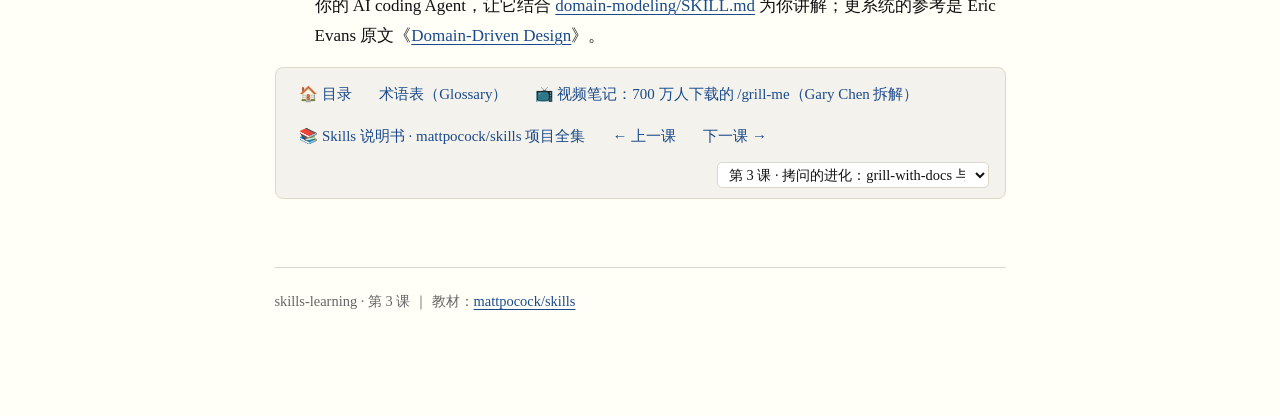
<file: lessons/0003-grill-with-docs-shared-language.html>
<!DOCTYPE html>
<html lang="zh-CN">
<head>
<meta charset="UTF-8">
<meta name="viewport" content="width=device-width, initial-scale=1.0">
<title>第 3 课 · 拷问的进化：grill-with-docs 与共享语言</title>
<link rel="stylesheet" href="../assets/course.css">
</head>
<body>

<h1>第 3 课 · 拷问的进化：grill-with-docs 与共享语言</h1>
<p class="lesson-meta">
  阶段 1 · 拷问的艺术 ｜ 预计 12 分钟 ｜
  使命：驾驭 AI Agent 的工程内功
</p>

<nav id="course-nav"></nav>

<div class="callout">
  <span class="label">本课只教一件事</span>
  grill-me 的罩门是<strong>失忆</strong>：会话一关，吵出来的共识全部蒸发。grill-with-docs 的解法是让拷问<strong>顺手留下两种文档</strong>——共享语言（CONTEXT.md）和决策记录（ADR）。这一课同时防御失控模式一（未对齐）和模式二（啰嗦）。
</div>

<h2>一、一手源码：还是一行编排</h2>

<p><a href="https://github.com/mattpocock/skills/blob/main/skills/engineering/grill-with-docs/SKILL.md">grill-with-docs/SKILL.md</a> 的完整正文：</p>

<pre><code>Run a `/grilling` session, using the `/domain-modeling` skill.</code></pre>
<p style="color:#666;font-size:.9rem">（中文：运行一场 <code>/grilling</code> 拷问会话，同时使用 <code>/domain-modeling</code> 领域建模技能。）</p>

<p>第 2 课的 Wrapper 模式再次出现，但这次是<strong>组合两个引擎</strong>：</p>

<pre><code>grill-me        =  grilling（拷问引擎）
grill-with-docs =  grilling（拷问引擎）+ domain-modeling（建模引擎）</code></pre>

<p>Matt 自己更常用 grill-with-docs。真正的新知识全在 <a href="https://github.com/mattpocock/skills/blob/main/skills/engineering/domain-modeling/SKILL.md">domain-modeling/SKILL.md</a> 里——这是本套 skills 中少见的"长 skill"（75 行），因为它承载的是一门完整学科的压缩：DDD（领域驱动设计）。</p>

<h2>二、domain-modeling 的五个"会话中动作"</h2>

<p>拷问进行时，AI 被要求随时执行这五个动作（每条都引自源码，附中文）：</p>

<table>
  <tr><th>#</th><th>动作</th><th>源码原文（英）</th><th>中文对照 + 它在防什么</th></tr>
  <tr>
    <td>1</td>
    <td><strong>用术语表对质</strong></td>
    <td><em>"Your glossary defines 'cancellation' as X, but you seem to mean Y — which is it?"</em></td>
    <td>"你的术语表把'取消'定义为 X，但你现在说的像是 Y——到底是哪个？"<br>防：同一个词悄悄变味，代码和讨论渐行渐远</td>
  </tr>
  <tr>
    <td>2</td>
    <td><strong>锐化模糊用词</strong></td>
    <td><em>"You're saying 'account' — do you mean the Customer or the User?"</em></td>
    <td>"你说'账户'——你指的是客户（Customer）还是用户（User）？这是两回事。"<br>防：一词多义在系统里埋雷</td>
  </tr>
  <tr>
    <td>3</td>
    <td><strong>用具体场景压力测试</strong></td>
    <td><em>"Invent scenarios that probe edge cases and force the user to be precise"</em></td>
    <td>发明探测边界的场景，逼用户对概念边界给出精确回答<br>防：概念关系只在"理想情况"下成立</td>
  </tr>
  <tr>
    <td>4</td>
    <td><strong>和代码交叉验证</strong></td>
    <td><em>"Your code cancels entire Orders, but you just said partial cancellation is possible — which is right?"</em></td>
    <td>"你的代码只能整单取消，但你刚说可以部分取消——哪个对？"<br>防：嘴上的模型和代码里的模型分裂</td>
  </tr>
  <tr>
    <td>5</td>
    <td><strong>当场写入 CONTEXT.md</strong></td>
    <td><em>"When a term is resolved, update CONTEXT.md right there. Don't batch these up"</em></td>
    <td>术语一敲定就立刻写入，不要攒着批量处理<br>防：会话结束共识蒸发（grill-me 的罩门）</td>
  </tr>
</table>

<div class="callout">
  <span class="label">Agent 工程师视角</span>
  CONTEXT.md 对 AI 的本质是什么？——<strong>一份人工维护的"语义压缩词表"</strong>。
  README 举的例子：没有它，要说"当课程章节里的某节课被'落实'（即在文件系统中获得位置）时出了问题"；
  有了它，一个词："materialization cascade（落实级联）出了问题"。
  这就是你设计自己 Agent 时的启示：<em>给 Agent 一份领域词表，token 消耗、命名一致性、导航效率三线齐收</em>。
  这也正是失控模式二（啰嗦）的根治法——不是叫 AI"说话简洁点"，而是给它一门更高压缩比的语言。
</div>

<h2>三、CONTEXT.md 的格式纪律（三条最容易踩的）</h2>

<p>源码 <a href="https://github.com/mattpocock/skills/blob/main/skills/engineering/domain-modeling/CONTEXT-FORMAT.md">CONTEXT-FORMAT.md</a> 的词条格式长这样：</p>

<pre><code>**Invoice**:
A request for payment sent to a customer after delivery.
_Avoid_: Bill, payment request</code></pre>
<p style="color:#666;font-size:.9rem">（中文：<strong>发票（Invoice）</strong>：交付后向客户发出的付款请求。<em>避免使用</em>：Bill、payment request。）</p>

<ul>
  <li><strong>要有立场（Be opinionated）</strong>：多个词指同一概念时，选定一个最佳词，其余全打入 <code>_Avoid_</code> 黑名单——这不是宽容的同义词典，是独裁的标准语</li>
  <li><strong>只收本项目特有概念</strong>：超时、错误类型这类通用编程概念不配入表——问自己"这是本领域独有的概念，还是通用编程概念？"</li>
  <li><strong>纯词汇表，零实现细节</strong>：源码原话 <em>"It is a glossary and nothing else"</em>（它是术语表，仅此而已）——防止它腐化成规格书或草稿纸（想想第 2 站 to-spec 为什么禁止代码入 spec，同一个道理：越稳定的文档越不能掺易变的内容）</li>
</ul>

<h2>四、ADR：三个条件缺一不写</h2>

<p>ADR（Architecture Decision Record，架构决策记录）回答的是"当初为什么这么干"。domain-modeling 刻意要求<strong>克制</strong>（offer ADRs sparingly，谨慎提议），三条件全满足才写：</p>

<table>
  <tr><th>条件</th><th>原文</th><th>中文</th></tr>
  <tr><td>1</td><td><em>Hard to reverse</em></td><td>难以回头——将来反悔的代价是实打实的</td></tr>
  <tr><td>2</td><td><em>Surprising without context</em></td><td>缺了上下文会让人惊讶——未来读者会问"当初为什么这样搞？"</td></tr>
  <tr><td>3</td><td><em>The result of a real trade-off</em></td><td>真实取舍的产物——当时确有多个选项，你为了特定理由选了这个</td></tr>
</table>

<p>缺任何一条都跳过。<strong>为什么要克制？</strong>——回忆 writing-great-skills 的"修剪"原则：文档和 prompt 一样，多一份废文档，未来读者（人和 AI）就多一分分心。</p>

<h2>五、随堂测验</h2>

<div class="quiz">
  <p class="q">Q1 · 拷问中你说"用户下单后账户会扣款"，AI 回应："你说的'账户'，是指术语表里的 Customer 还是支付上下文里的 Wallet？"这是五个动作中的哪一个？</p>
  <label>动作一：用术语表来对质冲突</label>
  <label data-right="1">动作二：锐化模糊多义的用词</label>
  <label>动作三：用具体场景压力测试</label>
  <label>动作四：和现有代码交叉验证</label>
  <div class="feedback right">✅ 正确。"账户"是一词多义（overloaded term），AI 提议在两个候选精确概念中二选一——这是"锐化模糊用词"。（如果术语表已有定义而你用歪了，那才是动作一。）</div>
  <div class="feedback wrong">注意区分：动作一的前提是<strong>术语表里已有定义</strong>而你的用法和它冲突；这里"账户"根本没入表，只是一词多义需要拆开——属于动作二"锐化模糊用词"。</div>
</div>

<div class="quiz">
  <p class="q">Q2 · 团队想把"我们选了 PostgreSQL 而不是 MongoDB，因为需要事务保证"写成文档。按三条件判断，该写成什么？</p>
  <label data-right="1">写 ADR，三个条件全都满足了</label>
  <label>写进 CONTEXT.md 的术语表里</label>
  <label>不写，数据库选型是常见操作</label>
  <label>写进 spec，跟功能规格放一起</label>
  <div class="feedback right">✅ 正确。换数据库代价巨大（难回头）、未来的人会问为什么不用更时髦的方案（缺上下文会惊讶）、确实在两个真实选项间做了取舍——三条全中，写 ADR。注意它<strong>不能</strong>进 CONTEXT.md：那是纯术语表，零实现细节。</div>
  <div class="feedback wrong">逐条过：难回头？换数据库伤筋动骨，✓。缺上下文会惊讶？未来读者会问"为什么不用 X"，✓。真实取舍？Postgres vs Mongo 是真选择，✓。三条全中 → 写 ADR。CONTEXT.md 不行——它是纯术语表（"a glossary and nothing else"）。</div>
</div>

<div class="quiz">
  <p class="q">Q3 · 为什么 CONTEXT.md 严禁写实现细节？（提示：回忆 to-spec 禁止在规格书里写代码的理由）</p>
  <label>因为实现细节太长，会把文件撑爆</label>
  <label>因为实现细节属于机密，不应外传</label>
  <label data-right="1">因为代码易变，混入会让文档过期</label>
  <label>因为格式规定如此，必须严格遵守</label>
  <div class="feedback right">✅ 正确。这是整套 skills 反复出现的深层原则：<strong>按变化频率分层</strong>——术语和"要解决什么问题"最稳定，代码最易变。把易变的掺进稳定的，稳定文档就会过期说谎，AI 下次读到过期内容会被带偏，越改越乱。</div>
  <div class="feedback wrong">核心是<strong>变化频率</strong>：代码天天变，术语很少变。混入实现细节后，代码一改文档就过期，下次 AI 拿着过期文档干活会被带偏——和 to-spec 禁代码是同一条深层原则：按变化频率给文档分层。</div>
</div>

<h2>六、课后</h2>
<ul>
  <li><strong>主要阅读（一手，10 分钟）</strong>：<a href="https://github.com/mattpocock/skills/blob/main/skills/engineering/domain-modeling/SKILL.md">domain-modeling/SKILL.md</a> 全文 + Matt 真实项目的 <a href="https://github.com/mattpocock/course-video-manager/blob/076a5a7a182db0fe1e62971dd7a68bcadf010f1c/CONTEXT.md">CONTEXT.md 实例</a>（看看真家伙长什么样）。</li>
  <li><strong>可选加分项（不阻塞）</strong>：哪天你在公司项目里跑一次 grill-with-docs，把生成的 CONTEXT.md 拿去让你的 AI 老师点评（结合 <a href="https://github.com/mattpocock/skills/blob/main/skills/engineering/domain-modeling/SKILL.md">domain-modeling/SKILL.md</a> 做对照）。</li>
  <li><strong>深入路径</strong>：DDD 的水很深，本课只取了 skills 用到的那瓢。如果想深入某个概念，可以打开你的 AI coding Agent，让它结合 <a href="https://github.com/mattpocock/skills/blob/main/skills/engineering/domain-modeling/SKILL.md">domain-modeling/SKILL.md</a> 为你讲解；更系统的参考是 Eric Evans 原文《<a href="https://www.domainlanguage.com/ddd/">Domain-Driven Design</a>》。</li>
</ul>

<nav id="course-nav"></nav>

<footer>
  skills-learning · 第 3 课 ｜ 教材：<a href="https://github.com/mattpocock/skills">mattpocock/skills</a>
</footer>

<script src="../assets/quiz.js"></script>
<script src="../assets/toc-data.js"></script>
<script src="../assets/nav.js"></script>
</body>
</html>
</file>
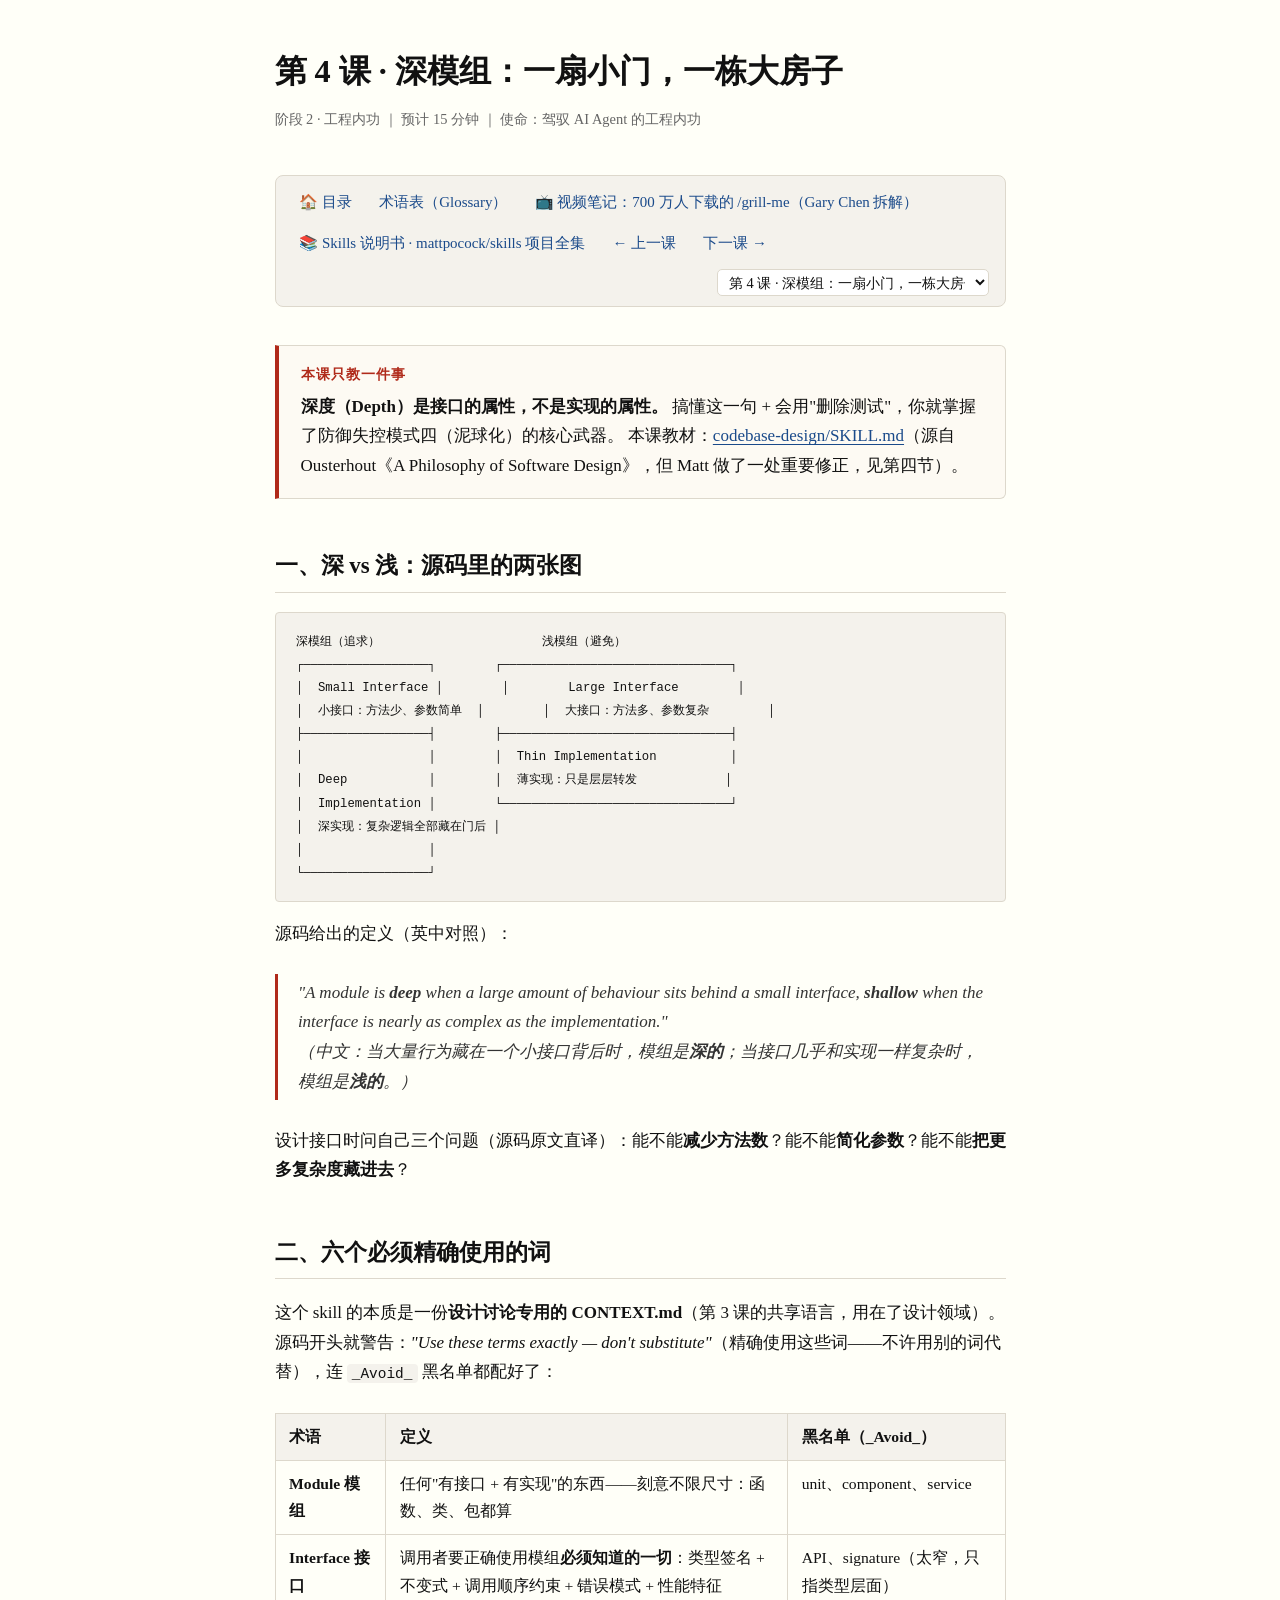
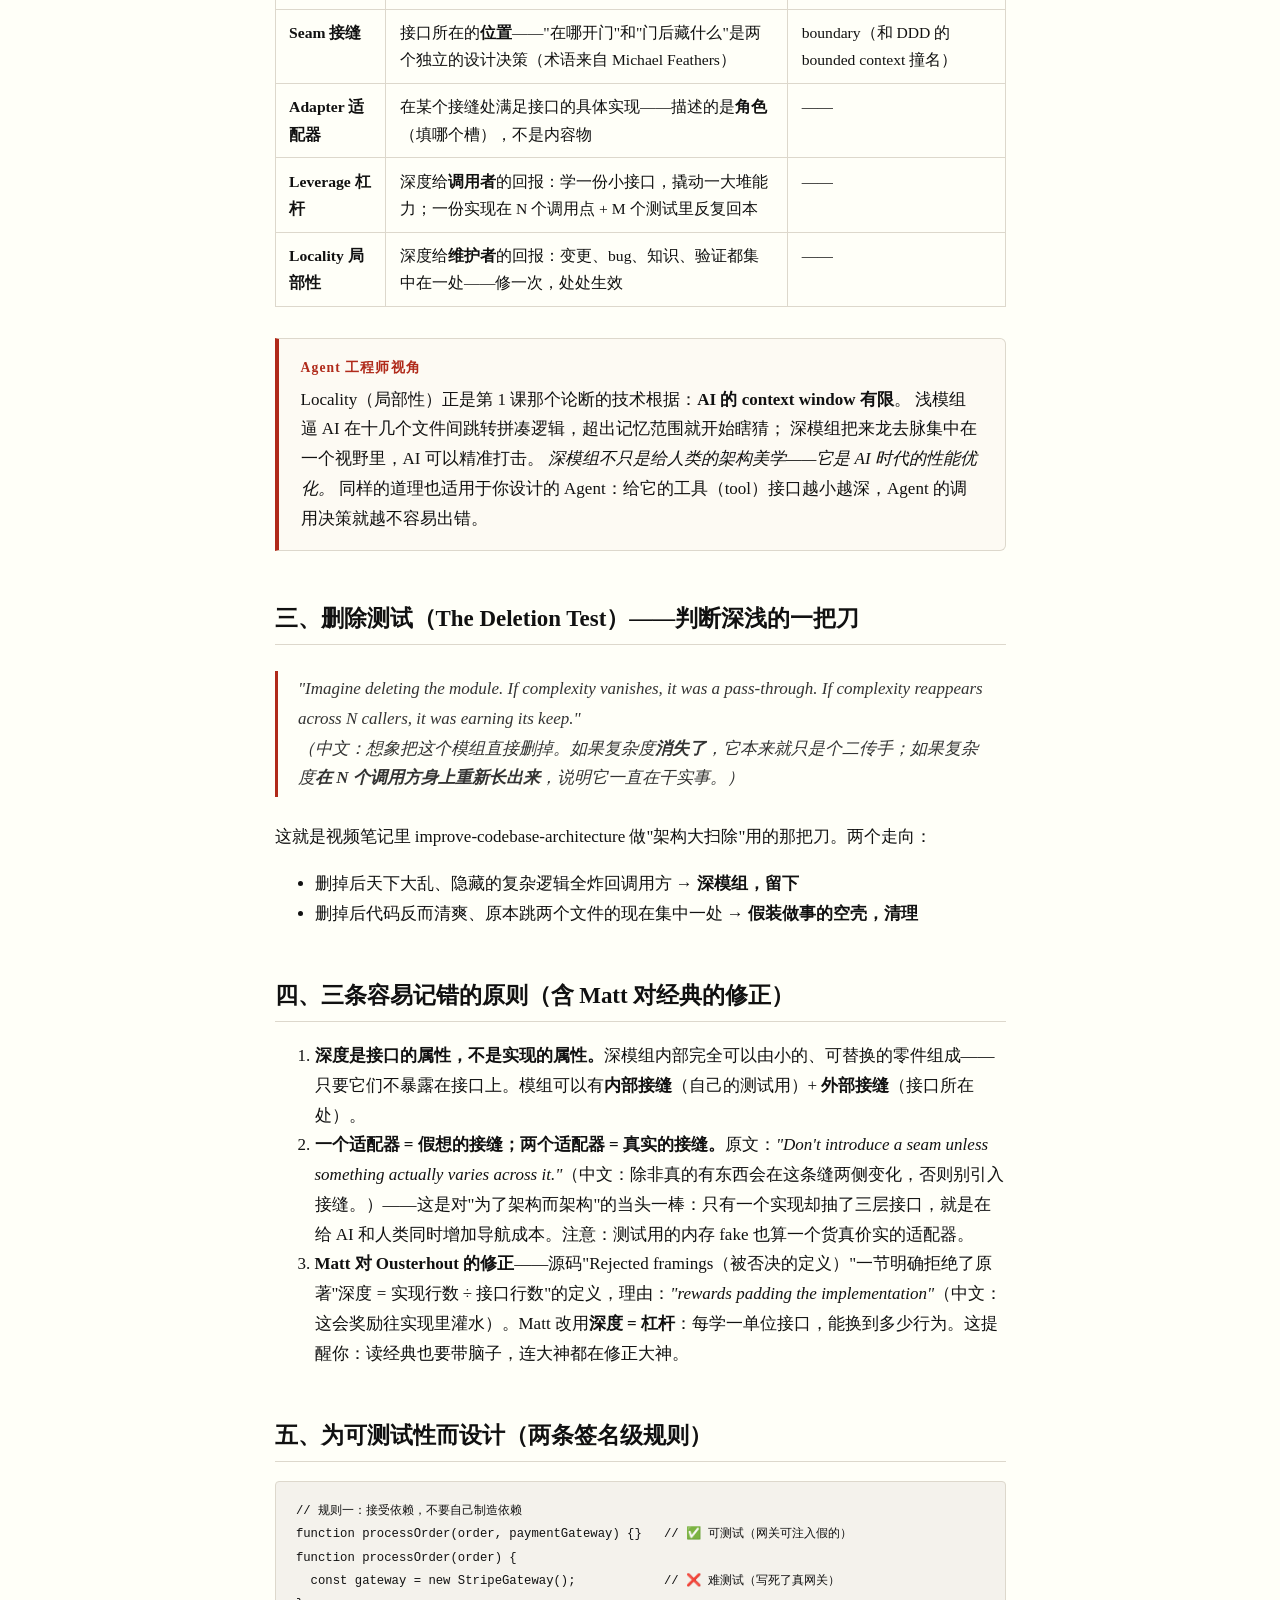
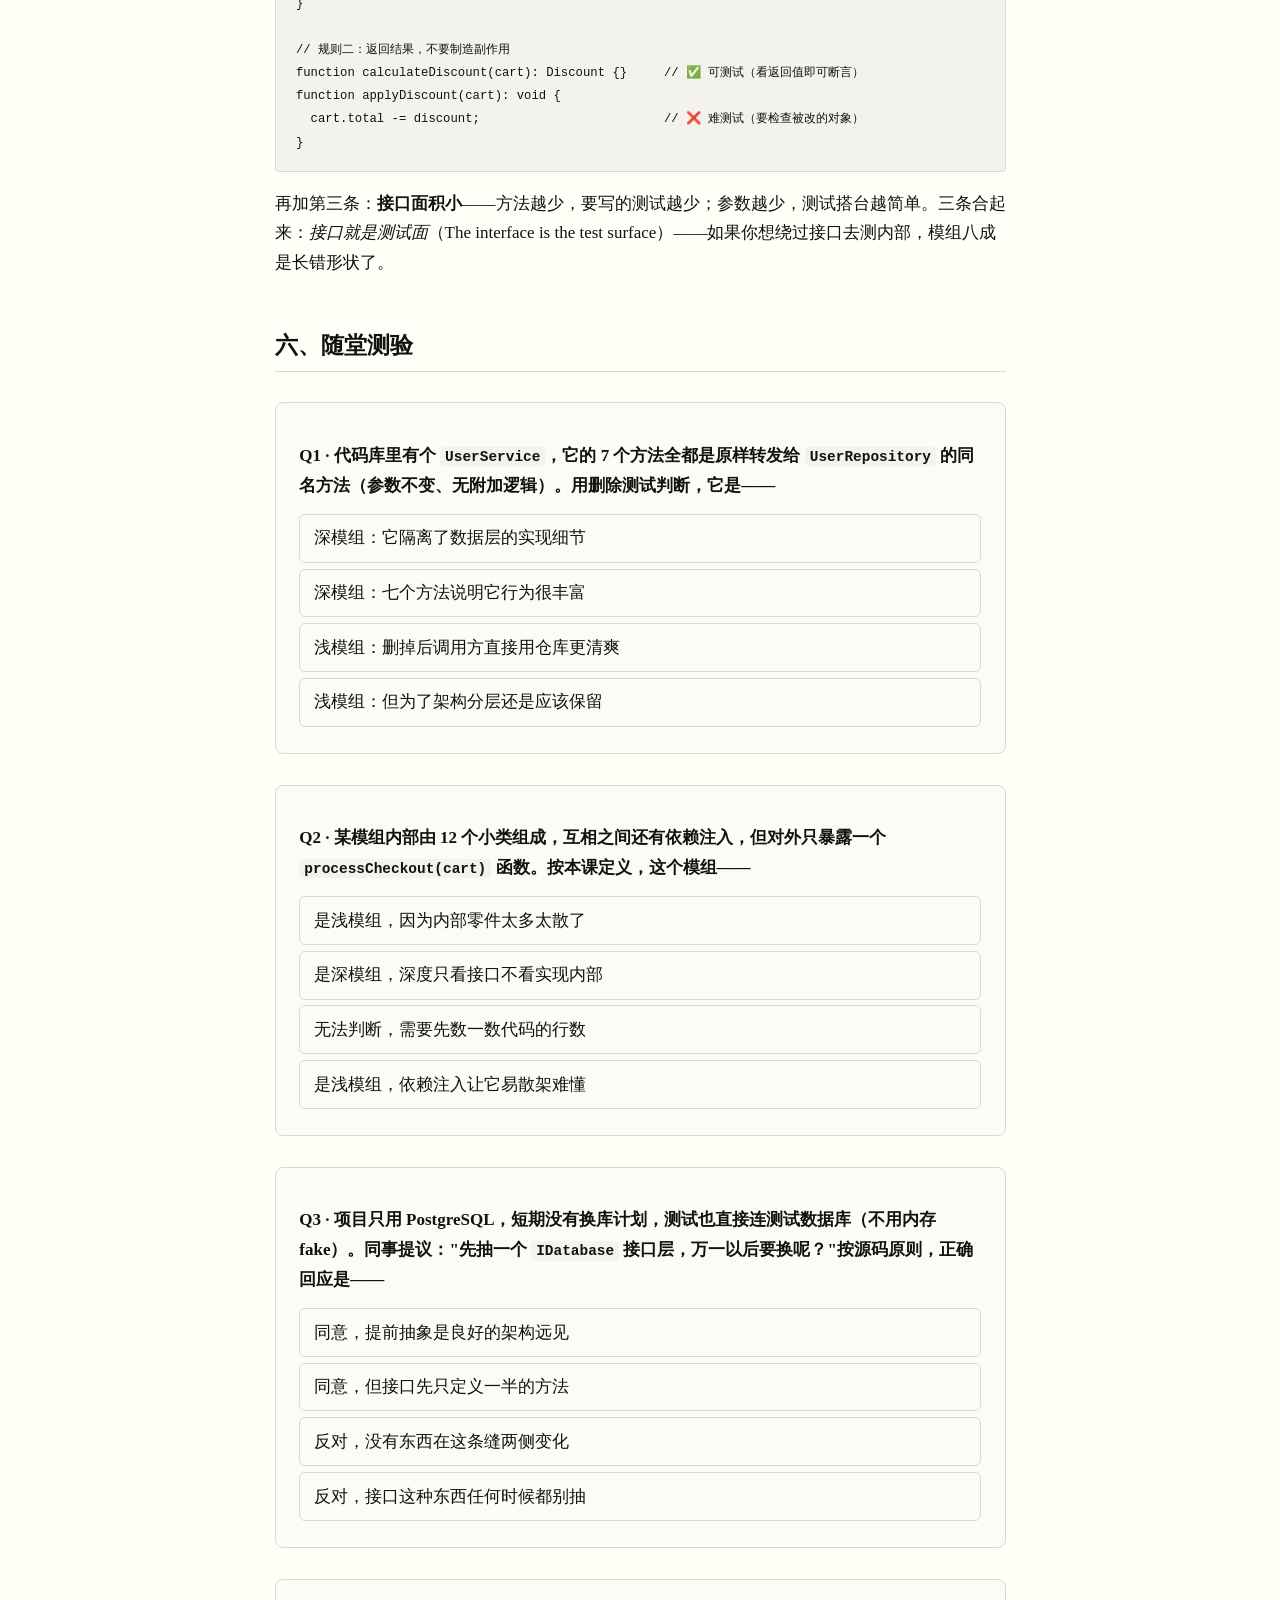
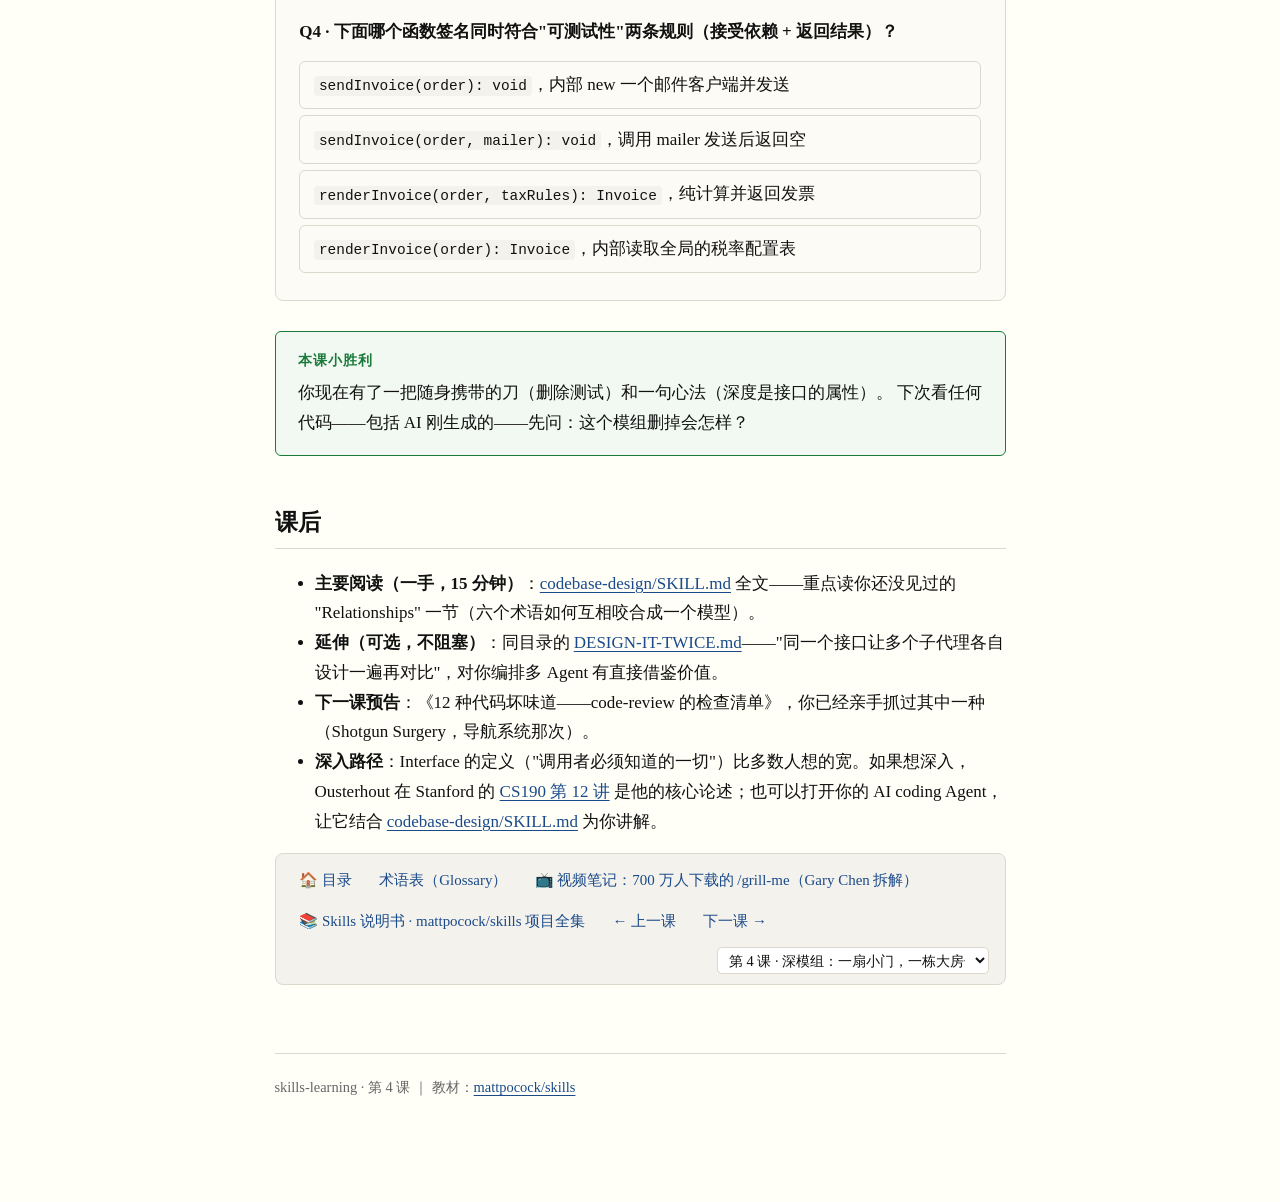
<file: lessons/0004-deep-modules.html>
<!DOCTYPE html>
<html lang="zh-CN">
<head>
<meta charset="UTF-8">
<meta name="viewport" content="width=device-width, initial-scale=1.0">
<title>第 4 课 · 深模组：一扇小门，一栋大房子</title>
<link rel="stylesheet" href="../assets/course.css">
</head>
<body>

<h1>第 4 课 · 深模组：一扇小门，一栋大房子</h1>
<p class="lesson-meta">
  阶段 2 · 工程内功 ｜ 预计 15 分钟 ｜
  使命：驾驭 AI Agent 的工程内功
</p>

<nav id="course-nav"></nav>

<div class="callout">
  <span class="label">本课只教一件事</span>
  <strong>深度（Depth）是接口的属性，不是实现的属性。</strong>
  搞懂这一句 + 会用"删除测试"，你就掌握了防御失控模式四（泥球化）的核心武器。
  本课教材：<a href="https://github.com/mattpocock/skills/blob/main/skills/engineering/codebase-design/SKILL.md">codebase-design/SKILL.md</a>（源自 Ousterhout《A Philosophy of Software Design》，但 Matt 做了一处重要修正，见第四节）。
</div>

<h2>一、深 vs 浅：源码里的两张图</h2>

<pre><code>深模组（追求）                      浅模组（避免）
┌─────────────────┐        ┌───────────────────────────────┐
│  Small Interface │        │        Large Interface        │
│  小接口：方法少、参数简单  │        │  大接口：方法多、参数复杂        │
├─────────────────┤        ├───────────────────────────────┤
│                 │        │  Thin Implementation          │
│  Deep           │        │  薄实现：只是层层转发            │
│  Implementation │        └───────────────────────────────┘
│  深实现：复杂逻辑全部藏在门后 │
│                 │
└─────────────────┘</code></pre>

<p>源码给出的定义（英中对照）：</p>

<blockquote>
  "A module is <strong>deep</strong> when a large amount of behaviour sits behind a small interface, <strong>shallow</strong> when the interface is nearly as complex as the implementation."<br>
  （中文：当大量行为藏在一个小接口背后时，模组是<strong>深的</strong>；当接口几乎和实现一样复杂时，模组是<strong>浅的</strong>。）
</blockquote>

<p>设计接口时问自己三个问题（源码原文直译）：能不能<strong>减少方法数</strong>？能不能<strong>简化参数</strong>？能不能<strong>把更多复杂度藏进去</strong>？</p>

<h2>二、六个必须精确使用的词</h2>

<p>这个 skill 的本质是一份<strong>设计讨论专用的 CONTEXT.md</strong>（第 3 课的共享语言，用在了设计领域）。源码开头就警告：<em>"Use these terms exactly — don't substitute"</em>（精确使用这些词——不许用别的词代替），连 <code>_Avoid_</code> 黑名单都配好了：</p>

<table>
  <tr><th>术语</th><th>定义</th><th>黑名单（_Avoid_）</th></tr>
  <tr><td><strong>Module 模组</strong></td><td>任何"有接口 + 有实现"的东西——刻意不限尺寸：函数、类、包都算</td><td>unit、component、service</td></tr>
  <tr><td><strong>Interface 接口</strong></td><td>调用者要正确使用模组<strong>必须知道的一切</strong>：类型签名 + 不变式 + 调用顺序约束 + 错误模式 + 性能特征</td><td>API、signature（太窄，只指类型层面）</td></tr>
  <tr><td><strong>Seam 接缝</strong></td><td>接口所在的<strong>位置</strong>——"在哪开门"和"门后藏什么"是两个独立的设计决策（术语来自 Michael Feathers）</td><td>boundary（和 DDD 的 bounded context 撞名）</td></tr>
  <tr><td><strong>Adapter 适配器</strong></td><td>在某个接缝处满足接口的具体实现——描述的是<strong>角色</strong>（填哪个槽），不是内容物</td><td>——</td></tr>
  <tr><td><strong>Leverage 杠杆</strong></td><td>深度给<strong>调用者</strong>的回报：学一份小接口，撬动一大堆能力；一份实现在 N 个调用点 + M 个测试里反复回本</td><td>——</td></tr>
  <tr><td><strong>Locality 局部性</strong></td><td>深度给<strong>维护者</strong>的回报：变更、bug、知识、验证都集中在一处——修一次，处处生效</td><td>——</td></tr>
</table>

<div class="callout">
  <span class="label">Agent 工程师视角</span>
  Locality（局部性）正是第 1 课那个论断的技术根据：<strong>AI 的 context window 有限</strong>。
  浅模组逼 AI 在十几个文件间跳转拼凑逻辑，超出记忆范围就开始瞎猜；
  深模组把来龙去脉集中在一个视野里，AI 可以精准打击。
  <em>深模组不只是给人类的架构美学——它是 AI 时代的性能优化。</em>
  同样的道理也适用于你设计的 Agent：给它的工具（tool）接口越小越深，Agent 的调用决策就越不容易出错。
</div>

<h2>三、删除测试（The Deletion Test）——判断深浅的一把刀</h2>

<blockquote>
  "Imagine deleting the module. If complexity vanishes, it was a pass-through. If complexity reappears across N callers, it was earning its keep."<br>
  （中文：想象把这个模组直接删掉。如果复杂度<strong>消失了</strong>，它本来就只是个二传手；如果复杂度<strong>在 N 个调用方身上重新长出来</strong>，说明它一直在干实事。）
</blockquote>

<p>这就是视频笔记里 improve-codebase-architecture 做"架构大扫除"用的那把刀。两个走向：</p>
<ul>
  <li>删掉后天下大乱、隐藏的复杂逻辑全炸回调用方 → <strong>深模组，留下</strong></li>
  <li>删掉后代码反而清爽、原本跳两个文件的现在集中一处 → <strong>假装做事的空壳，清理</strong></li>
</ul>

<h2>四、三条容易记错的原则（含 Matt 对经典的修正）</h2>

<ol>
  <li><strong>深度是接口的属性，不是实现的属性。</strong>深模组内部完全可以由小的、可替换的零件组成——只要它们不暴露在接口上。模组可以有<strong>内部接缝</strong>（自己的测试用）+ <strong>外部接缝</strong>（接口所在处）。</li>
  <li><strong>一个适配器 = 假想的接缝；两个适配器 = 真实的接缝。</strong>原文：<em>"Don't introduce a seam unless something actually varies across it."</em>（中文：除非真的有东西会在这条缝两侧变化，否则别引入接缝。）——这是对"为了架构而架构"的当头一棒：只有一个实现却抽了三层接口，就是在给 AI 和人类同时增加导航成本。注意：测试用的内存 fake 也算一个货真价实的适配器。</li>
  <li><strong>Matt 对 Ousterhout 的修正</strong>——源码"Rejected framings（被否决的定义）"一节明确拒绝了原著"深度 = 实现行数 ÷ 接口行数"的定义，理由：<em>"rewards padding the implementation"</em>（中文：这会奖励往实现里灌水）。Matt 改用<strong>深度 = 杠杆</strong>：每学一单位接口，能换到多少行为。这提醒你：读经典也要带脑子，连大神都在修正大神。</li>
</ol>

<h2>五、为可测试性而设计（两条签名级规则）</h2>

<pre><code>// 规则一：接受依赖，不要自己制造依赖
function processOrder(order, paymentGateway) {}   // ✅ 可测试（网关可注入假的）
function processOrder(order) {
  const gateway = new StripeGateway();            // ❌ 难测试（写死了真网关）
}

// 规则二：返回结果，不要制造副作用
function calculateDiscount(cart): Discount {}     // ✅ 可测试（看返回值即可断言）
function applyDiscount(cart): void {
  cart.total -= discount;                         // ❌ 难测试（要检查被改的对象）
}</code></pre>

<p>再加第三条：<strong>接口面积小</strong>——方法越少，要写的测试越少；参数越少，测试搭台越简单。三条合起来：<em>接口就是测试面</em>（The interface is the test surface）——如果你想绕过接口去测内部，模组八成是长错形状了。</p>

<h2>六、随堂测验</h2>

<div class="quiz">
  <p class="q">Q1 · 代码库里有个 <code>UserService</code>，它的 7 个方法全都是原样转发给 <code>UserRepository</code> 的同名方法（参数不变、无附加逻辑）。用删除测试判断，它是——</p>
  <label>深模组：它隔离了数据层的实现细节</label>
  <label>深模组：七个方法说明它行为很丰富</label>
  <label data-right="1">浅模组：删掉后调用方直接用仓库更清爽</label>
  <label>浅模组：但为了架构分层还是应该保留</label>
  <div class="feedback right">✅ 正确。删除测试：删掉它，复杂度没有炸回调用方（调用方只是改叫 <code>userRepository.xxx()</code>，代码反而少一层）——它没隐藏任何东西，是纯二传手。注意最后一个选项的陷阱："为了分层而保留"正是"一个适配器 = 假想接缝"批判的行为。</div>
  <div class="feedback wrong">用删除测试走一遍：删掉 <code>UserService</code>，调用方直接调 <code>UserRepository</code>，参数一模一样，没有任何复杂度重新长出来——复杂度"消失"了，说明它是 pass-through（二传手）。方法多不等于深："7 个方法"是接口大，接口大而实现薄恰恰是浅模组的定义。</div>
</div>

<div class="quiz">
  <p class="q">Q2 · 某模组内部由 12 个小类组成，互相之间还有依赖注入，但对外只暴露一个 <code>processCheckout(cart)</code> 函数。按本课定义，这个模组——</p>
  <label>是浅模组，因为内部零件太多太散了</label>
  <label data-right="1">是深模组，深度只看接口不看实现内部</label>
  <label>无法判断，需要先数一数代码的行数</label>
  <label>是浅模组，依赖注入让它易散架难懂</label>
  <div class="feedback right">✅ 正确。原则一：深度是<strong>接口</strong>的属性。调用者只需学 1 个函数就撬动整个结账流程（杠杆极高）——内部 12 个小类是"内部接缝"，不暴露就不算接口复杂度。第三个选项是陷阱：数行数正是被 Matt 否决的 Ousterhout 式定义（"奖励灌水"）。</div>
  <div class="feedback wrong">关键：深度是接口的属性，不是实现的属性。对外只有 1 个函数 = 小接口；藏着 12 个类的协作 = 大量行为。小接口 + 大行为 = 深模组。内部零件多不但无罪，源码还明确说深模组内部就该可以由小的可替换零件组成（内部接缝）。数行数则是被"Rejected framings"否决的定义。</div>
</div>

<div class="quiz">
  <p class="q">Q3 · 项目只用 PostgreSQL，短期没有换库计划，测试也直接连测试数据库（不用内存 fake）。同事提议："先抽一个 <code>IDatabase</code> 接口层，万一以后要换呢？"按源码原则，正确回应是——</p>
  <label>同意，提前抽象是良好的架构远见</label>
  <label>同意，但接口先只定义一半的方法</label>
  <label data-right="1">反对，没有东西在这条缝两侧变化</label>
  <label>反对，接口这种东西任何时候都别抽</label>
  <div class="feedback right">✅ 正确。"One adapter means a hypothetical seam."（一个适配器 = 假想接缝。）现在只有 Postgres 一个适配器，测试也不经这条缝替换——没有任何东西 varies（变化），引入接缝只会白付导航成本。注意最后一个选项过度了：如果哪天引入内存 fake 跑测试，那就是货真价实的第二个适配器，接缝立刻转正。</div>
  <div class="feedback wrong">源码原话："Don't introduce a seam unless something actually varies across it."（除非真有东西在缝两侧变化，否则别引入接缝。）现在只有一个适配器（Postgres），测试也不替换——缝是假想的。但也别走到"永远不抽"的极端：一旦出现第二个适配器（比如测试用内存 fake），接缝就是真实的了。</div>
</div>

<div class="quiz">
  <p class="q">Q4 · 下面哪个函数签名同时符合"可测试性"两条规则（接受依赖 + 返回结果）？</p>
  <label><code>sendInvoice(order): void</code>，内部 new 一个邮件客户端并发送</label>
  <label><code>sendInvoice(order, mailer): void</code>，调用 mailer 发送后返回空</label>
  <label data-right="1"><code>renderInvoice(order, taxRules): Invoice</code>，纯计算并返回发票</label>
  <label><code>renderInvoice(order): Invoice</code>，内部读取全局的税率配置表</label>
  <div class="feedback right">✅ 正确。依赖（taxRules）从参数进来（规则一），结果（Invoice）从返回值出去（规则二）——测试时喂假税率、断言返回值，不需要 mock 任何副作用。第二个选项只满足规则一（mailer 注入了，但返回 void、靠副作用干活）；第四个只满足规则二（有返回值，但依赖是偷偷从全局拿的）。</div>
  <div class="feedback wrong">逐一体检：选项一两条全违反（自造依赖 + 副作用）；选项二只过规则一（依赖注入✓，但 void + 副作用✗）；选项四只过规则二（返回结果✓，但全局配置是隐藏依赖✗）。只有 <code>renderInvoice(order, taxRules): Invoice</code> 两条全过：依赖走参数，结果走返回值。</div>
</div>

<div class="win">
  <span class="label">本课小胜利</span>
  你现在有了一把随身携带的刀（删除测试）和一句心法（深度是接口的属性）。
  下次看任何代码——包括 AI 刚生成的——先问：这个模组删掉会怎样？
</div>

<h2>课后</h2>
<ul>
  <li><strong>主要阅读（一手，15 分钟）</strong>：<a href="https://github.com/mattpocock/skills/blob/main/skills/engineering/codebase-design/SKILL.md">codebase-design/SKILL.md</a> 全文——重点读你还没见过的 "Relationships" 一节（六个术语如何互相咬合成一个模型）。</li>
  <li><strong>延伸（可选，不阻塞）</strong>：同目录的 <a href="https://github.com/mattpocock/skills/blob/main/skills/engineering/codebase-design/DESIGN-IT-TWICE.md">DESIGN-IT-TWICE.md</a>——"同一个接口让多个子代理各自设计一遍再对比"，对你编排多 Agent 有直接借鉴价值。</li>
  <li><strong>下一课预告</strong>：《12 种代码坏味道——code-review 的检查清单》，你已经亲手抓过其中一种（Shotgun Surgery，导航系统那次）。</li>
  <li><strong>深入路径</strong>：Interface 的定义（"调用者必须知道的一切"）比多数人想的宽。如果想深入，Ousterhout 在 Stanford 的 <a href="https://web.stanford.edu/~ouster/cs190-winter20/lectures/lec12.pdf">CS190 第 12 讲</a> 是他的核心论述；也可以打开你的 AI coding Agent，让它结合 <a href="https://github.com/mattpocock/skills/blob/main/skills/engineering/codebase-design/SKILL.md">codebase-design/SKILL.md</a> 为你讲解。</li>
</ul>

<nav id="course-nav"></nav>

<footer>
  skills-learning · 第 4 课 ｜ 教材：<a href="https://github.com/mattpocock/skills">mattpocock/skills</a>
</footer>

<script src="../assets/quiz.js"></script>
<script src="../assets/toc-data.js"></script>
<script src="../assets/nav.js"></script>
</body>
</html>
</file>
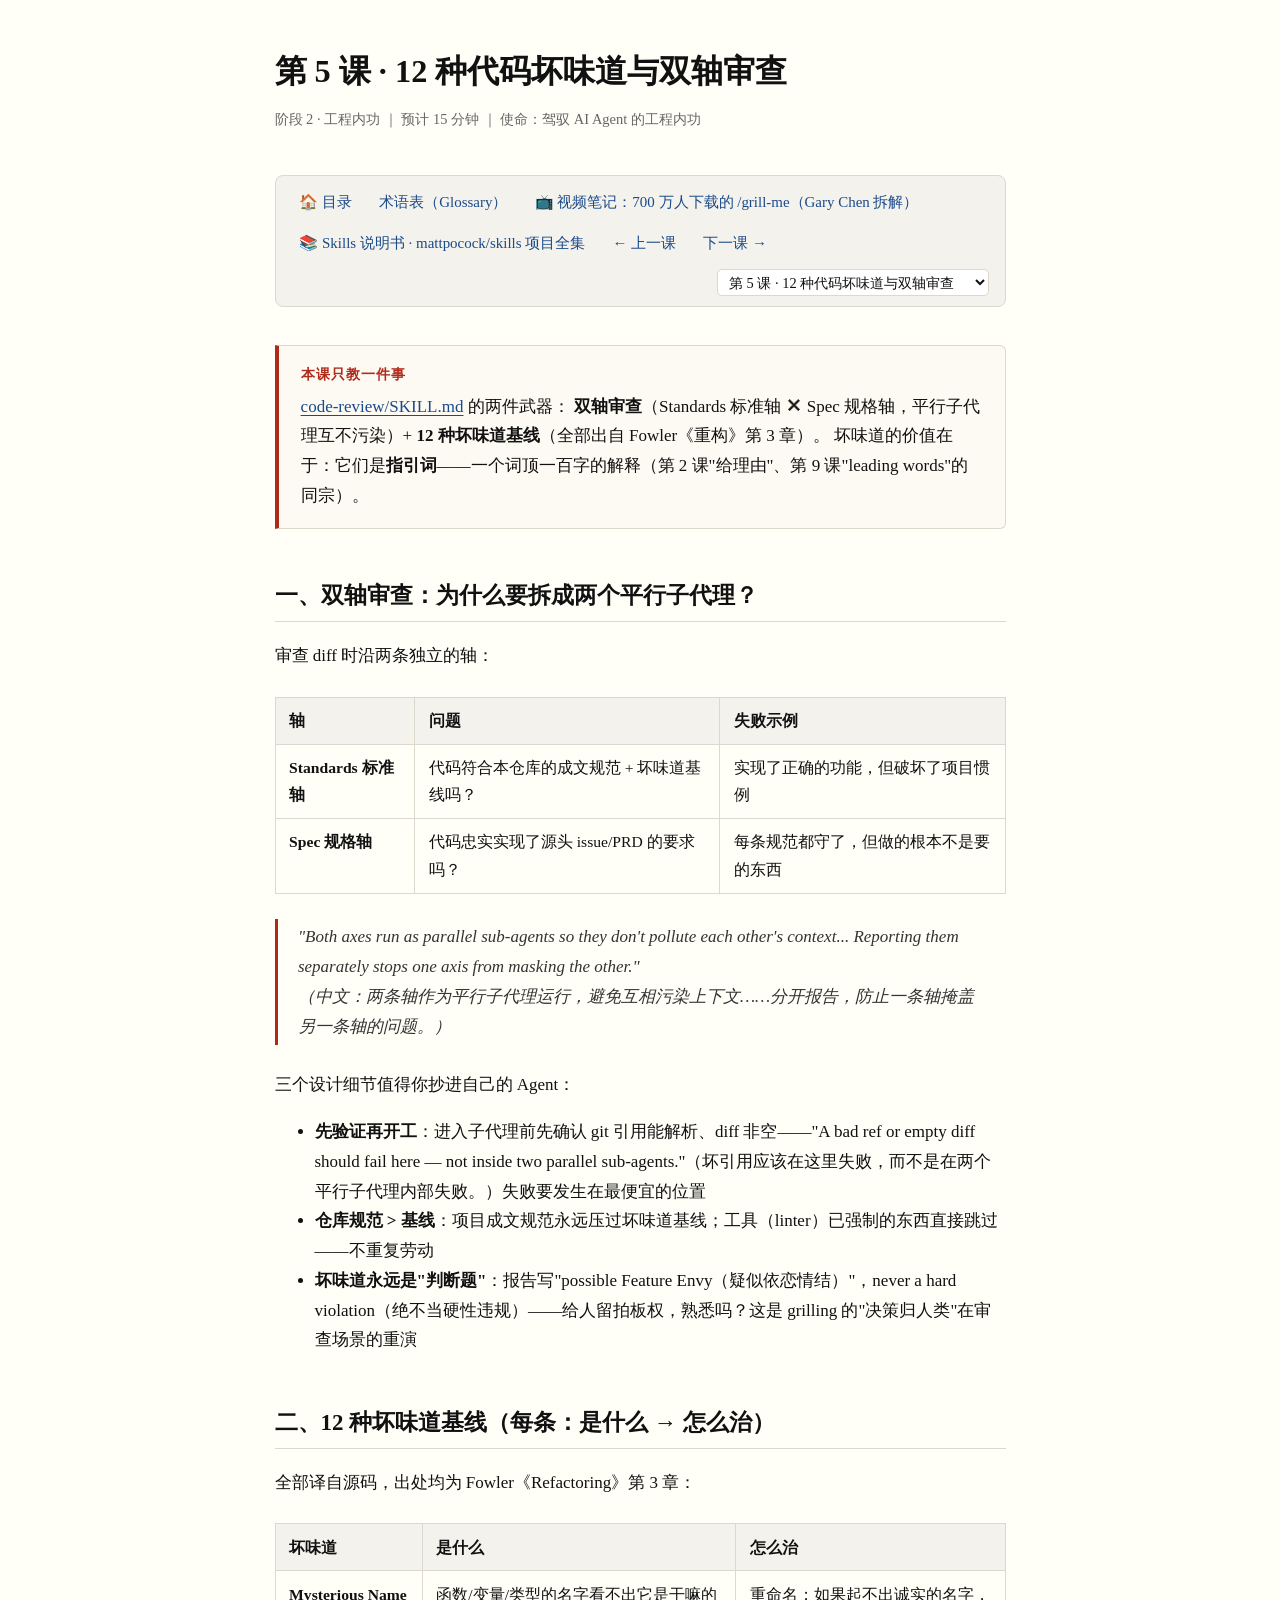
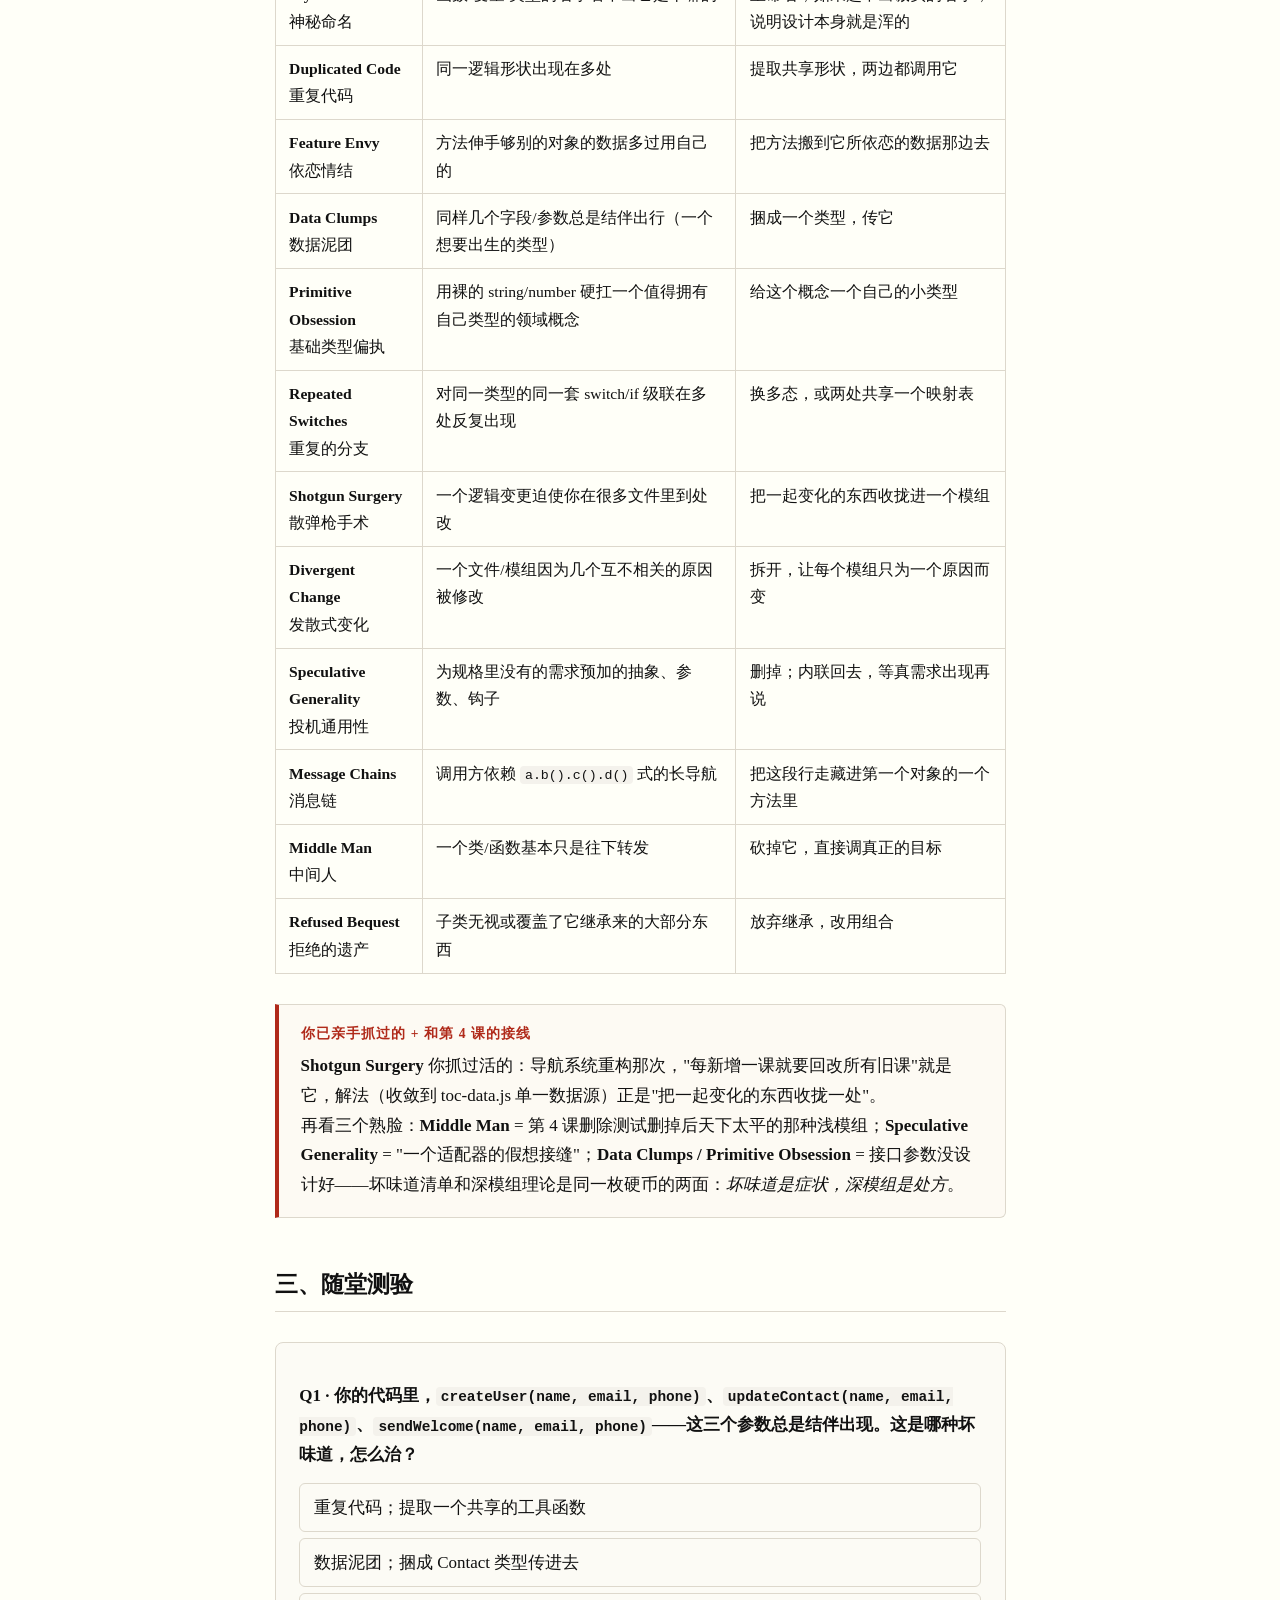
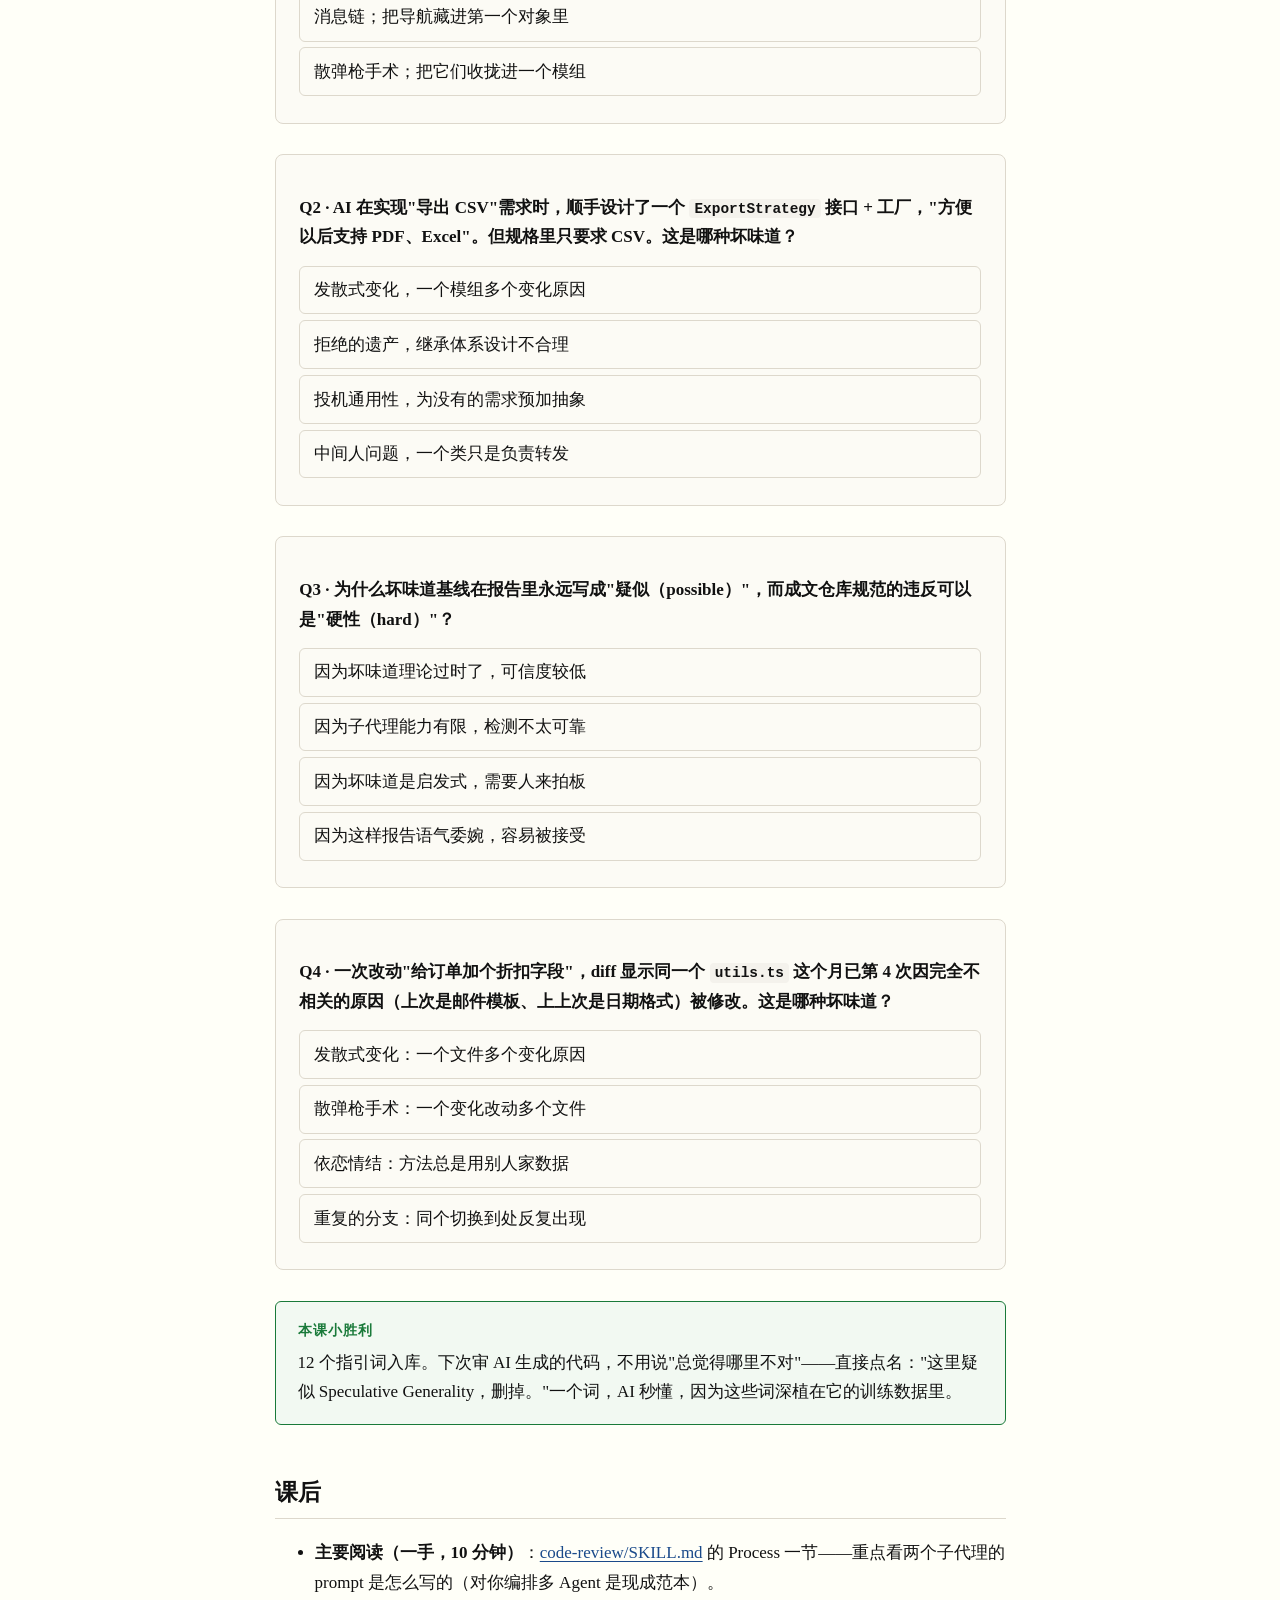
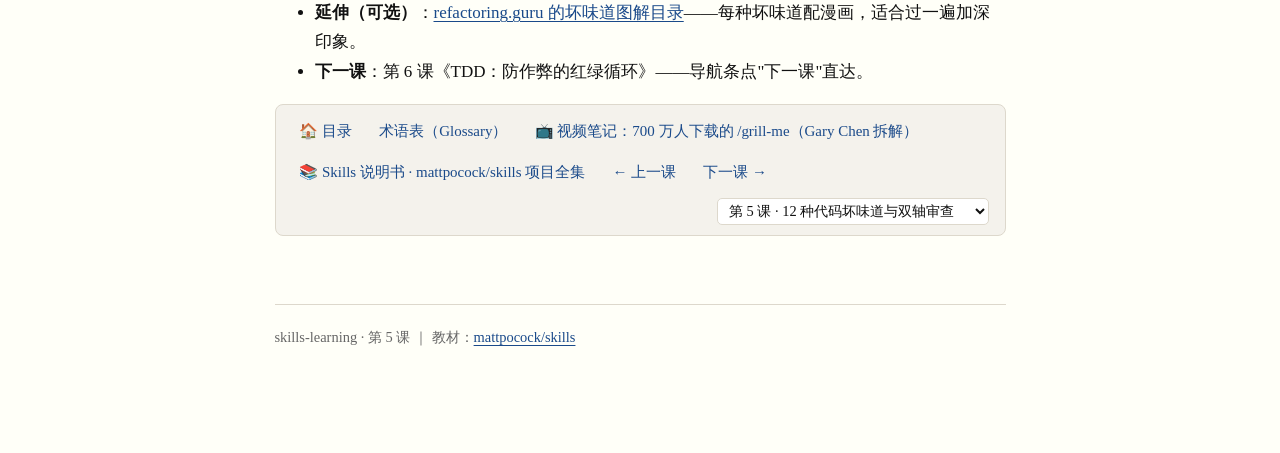
<file: lessons/0005-code-smells.html>
<!DOCTYPE html>
<html lang="zh-CN">
<head>
<meta charset="UTF-8">
<meta name="viewport" content="width=device-width, initial-scale=1.0">
<title>第 5 课 · 12 种代码坏味道与双轴审查</title>
<link rel="stylesheet" href="../assets/course.css">
</head>
<body>

<h1>第 5 课 · 12 种代码坏味道与双轴审查</h1>
<p class="lesson-meta">
  阶段 2 · 工程内功 ｜ 预计 15 分钟 ｜
  使命：驾驭 AI Agent 的工程内功
</p>

<nav id="course-nav"></nav>

<div class="callout">
  <span class="label">本课只教一件事</span>
  <a href="https://github.com/mattpocock/skills/blob/main/skills/engineering/code-review/SKILL.md">code-review/SKILL.md</a> 的两件武器：
  <strong>双轴审查</strong>（Standards 标准轴 ✕ Spec 规格轴，平行子代理互不污染）+ <strong>12 种坏味道基线</strong>（全部出自 Fowler《重构》第 3 章）。
  坏味道的价值在于：它们是<strong>指引词</strong>——一个词顶一百字的解释（第 2 课"给理由"、第 9 课"leading words"的同宗）。
</div>

<h2>一、双轴审查：为什么要拆成两个平行子代理？</h2>

<p>审查 diff 时沿两条独立的轴：</p>

<table>
  <tr><th>轴</th><th>问题</th><th>失败示例</th></tr>
  <tr><td><strong>Standards 标准轴</strong></td><td>代码符合本仓库的成文规范 + 坏味道基线吗？</td><td>实现了正确的功能，但破坏了项目惯例</td></tr>
  <tr><td><strong>Spec 规格轴</strong></td><td>代码忠实实现了源头 issue/PRD 的要求吗？</td><td>每条规范都守了，但做的根本不是要的东西</td></tr>
</table>

<blockquote>
  "Both axes run as parallel sub-agents so they don't pollute each other's context... Reporting them separately stops one axis from masking the other."<br>
  （中文：两条轴作为平行子代理运行，避免互相污染上下文……分开报告，防止一条轴掩盖另一条轴的问题。）
</blockquote>

<p>三个设计细节值得你抄进自己的 Agent：</p>
<ul>
  <li><strong>先验证再开工</strong>：进入子代理前先确认 git 引用能解析、diff 非空——"A bad ref or empty diff should fail here — not inside two parallel sub-agents."（坏引用应该在这里失败，而不是在两个平行子代理内部失败。）失败要发生在最便宜的位置</li>
  <li><strong>仓库规范 &gt; 基线</strong>：项目成文规范永远压过坏味道基线；工具（linter）已强制的东西直接跳过——不重复劳动</li>
  <li><strong>坏味道永远是"判断题"</strong>：报告写"possible Feature Envy（疑似依恋情结）"，never a hard violation（绝不当硬性违规）——给人留拍板权，熟悉吗？这是 grilling 的"决策归人类"在审查场景的重演</li>
</ul>

<h2>二、12 种坏味道基线（每条：是什么 → 怎么治）</h2>

<p>全部译自源码，出处均为 Fowler《Refactoring》第 3 章：</p>

<table>
  <tr><th>坏味道</th><th>是什么</th><th>怎么治</th></tr>
  <tr><td><strong>Mysterious Name</strong><br>神秘命名</td><td>函数/变量/类型的名字看不出它是干嘛的</td><td>重命名；如果起不出诚实的名字，说明设计本身就是浑的</td></tr>
  <tr><td><strong>Duplicated Code</strong><br>重复代码</td><td>同一逻辑形状出现在多处</td><td>提取共享形状，两边都调用它</td></tr>
  <tr><td><strong>Feature Envy</strong><br>依恋情结</td><td>方法伸手够别的对象的数据多过用自己的</td><td>把方法搬到它所依恋的数据那边去</td></tr>
  <tr><td><strong>Data Clumps</strong><br>数据泥团</td><td>同样几个字段/参数总是结伴出行（一个想要出生的类型）</td><td>捆成一个类型，传它</td></tr>
  <tr><td><strong>Primitive Obsession</strong><br>基础类型偏执</td><td>用裸的 string/number 硬扛一个值得拥有自己类型的领域概念</td><td>给这个概念一个自己的小类型</td></tr>
  <tr><td><strong>Repeated Switches</strong><br>重复的分支</td><td>对同一类型的同一套 switch/if 级联在多处反复出现</td><td>换多态，或两处共享一个映射表</td></tr>
  <tr><td><strong>Shotgun Surgery</strong><br>散弹枪手术</td><td>一个逻辑变更迫使你在很多文件里到处改</td><td>把一起变化的东西收拢进一个模组</td></tr>
  <tr><td><strong>Divergent Change</strong><br>发散式变化</td><td>一个文件/模组因为几个互不相关的原因被修改</td><td>拆开，让每个模组只为一个原因而变</td></tr>
  <tr><td><strong>Speculative Generality</strong><br>投机通用性</td><td>为规格里没有的需求预加的抽象、参数、钩子</td><td>删掉；内联回去，等真需求出现再说</td></tr>
  <tr><td><strong>Message Chains</strong><br>消息链</td><td>调用方依赖 <code>a.b().c().d()</code> 式的长导航</td><td>把这段行走藏进第一个对象的一个方法里</td></tr>
  <tr><td><strong>Middle Man</strong><br>中间人</td><td>一个类/函数基本只是往下转发</td><td>砍掉它，直接调真正的目标</td></tr>
  <tr><td><strong>Refused Bequest</strong><br>拒绝的遗产</td><td>子类无视或覆盖了它继承来的大部分东西</td><td>放弃继承，改用组合</td></tr>
</table>

<div class="callout">
  <span class="label">你已亲手抓过的 + 和第 4 课的接线</span>
  <strong>Shotgun Surgery</strong> 你抓过活的：导航系统重构那次，"每新增一课就要回改所有旧课"就是它，解法（收敛到 toc-data.js 单一数据源）正是"把一起变化的东西收拢一处"。<br>
  再看三个熟脸：<strong>Middle Man</strong> = 第 4 课删除测试删掉后天下太平的那种浅模组；<strong>Speculative Generality</strong> = "一个适配器的假想接缝"；<strong>Data Clumps / Primitive Obsession</strong> = 接口参数没设计好——坏味道清单和深模组理论是同一枚硬币的两面：<em>坏味道是症状，深模组是处方</em>。
</div>

<h2>三、随堂测验</h2>

<div class="quiz">
  <p class="q">Q1 · 你的代码里，<code>createUser(name, email, phone)</code>、<code>updateContact(name, email, phone)</code>、<code>sendWelcome(name, email, phone)</code>——这三个参数总是结伴出现。这是哪种坏味道，怎么治？</p>
  <label>重复代码；提取一个共享的工具函数</label>
  <label data-right="1">数据泥团；捆成 Contact 类型传进去</label>
  <label>消息链；把导航藏进第一个对象里</label>
  <label>散弹枪手术；把它们收拢进一个模组</label>
  <div class="feedback right">✅ 正确。"同样几个参数总是结伴出行"就是 Data Clumps——源码的诊断词很形象："a type wanting to be born"（一个想要出生的类型）。接生它：定义 <code>Contact { name, email, phone }</code>，三个函数都改收一个 Contact。</div>
  <div class="feedback wrong">注意症状：不是"同一段逻辑出现多次"（那是重复代码），而是"同一组<strong>参数</strong>总是结伴旅行"——这是 Data Clumps（数据泥团），治法是把它们捆成一个类型（Contact）。源码的说法："a type wanting to be born"（一个想要出生的类型）。</div>
</div>

<div class="quiz">
  <p class="q">Q2 · AI 在实现"导出 CSV"需求时，顺手设计了一个 <code>ExportStrategy</code> 接口 + 工厂，"方便以后支持 PDF、Excel"。但规格里只要求 CSV。这是哪种坏味道？</p>
  <label>发散式变化，一个模组多个变化原因</label>
  <label>拒绝的遗产，继承体系设计不合理</label>
  <label data-right="1">投机通用性，为没有的需求预加抽象</label>
  <label>中间人问题，一个类只是负责转发</label>
  <div class="feedback right">✅ 正确。Speculative Generality——"为规格没有的需求预加的抽象"。治法就一个字：删。这是 AI 生成代码最高发的坏味道之一（AI 特别爱"体贴地"预留扩展点），也是双轴审查里 Spec 轴的"scope creep（范围蔓延）"和 Standards 轴的坏味道少见的双杀。</div>
  <div class="feedback wrong">关键证据："方便以后支持"——为<strong>还不存在的需求</strong>预加的抽象层，这是 Speculative Generality（投机通用性）。联动第 4 课：这就是"一个适配器 = 假想接缝"的坏味道版本。治法：删掉，等真需求（第二个适配器）出现再抽。</div>
</div>

<div class="quiz">
  <p class="q">Q3 · 为什么坏味道基线在报告里永远写成"疑似（possible）"，而成文仓库规范的违反可以是"硬性（hard）"？</p>
  <label>因为坏味道理论过时了，可信度较低</label>
  <label>因为子代理能力有限，检测不太可靠</label>
  <label data-right="1">因为坏味道是启发式，需要人来拍板</label>
  <label>因为这样报告语气委婉，容易被接受</label>
  <div class="feedback right">✅ 正确。源码原文："Each smell is a labelled heuristic, never a hard violation."（每种坏味道是一个带标签的启发式，绝不是硬性违规。）坏味道依赖上下文判断（比如仓库规范明确允许的写法要压过基线），最终裁决权在人——又是那条贯穿全套 skills 的主线：AI 给选项，人类拍板。</div>
  <div class="feedback wrong">源码给的理由是性质而非能力："Each smell is a labelled heuristic（启发式）, never a hard violation"——坏味道天生依赖上下文（仓库规范可以合法压过基线），所以只能标记"疑似"，由人拍板。这是"决策权留给人类"主线在审查场景的体现。</div>
</div>

<div class="quiz">
  <p class="q">Q4 · 一次改动"给订单加个折扣字段"，diff 显示同一个 <code>utils.ts</code> 这个月已第 4 次因完全不相关的原因（上次是邮件模板、上上次是日期格式）被修改。这是哪种坏味道？</p>
  <label data-right="1">发散式变化：一个文件多个变化原因</label>
  <label>散弹枪手术：一个变化改动多个文件</label>
  <label>依恋情结：方法总是用别人家数据</label>
  <label>重复的分支：同个切换到处反复出现</label>
  <div class="feedback right">✅ 正确。注意它和散弹枪手术是<strong>镜像</strong>：Divergent Change = 一个文件被 N 个原因改（万能 utils 是重灾区）；Shotgun Surgery = 一个原因要改 N 个文件。方向相反，病根相同：变化的东西没有按"一起变"的原则归位。治法：拆开 utils，让每个模组只为一个原因而变。</div>
  <div class="feedback wrong">分清镜像对：一个<strong>文件</strong>因 N 个不相关<strong>原因</strong>被反复改 = Divergent Change（发散式变化，万能 utils.ts 是重灾区）；一个<strong>原因</strong>要改 N 个<strong>文件</strong> = Shotgun Surgery（散弹枪手术，你抓过的那只）。本题是前者。</div>
</div>

<div class="win">
  <span class="label">本课小胜利</span>
  12 个指引词入库。下次审 AI 生成的代码，不用说"总觉得哪里不对"——直接点名："这里疑似 Speculative Generality，删掉。"一个词，AI 秒懂，因为这些词深植在它的训练数据里。
</div>

<h2>课后</h2>
<ul>
  <li><strong>主要阅读（一手，10 分钟）</strong>：<a href="https://github.com/mattpocock/skills/blob/main/skills/engineering/code-review/SKILL.md">code-review/SKILL.md</a> 的 Process 一节——重点看两个子代理的 prompt 是怎么写的（对你编排多 Agent 是现成范本）。</li>
  <li><strong>延伸（可选）</strong>：<a href="https://refactoring.guru/refactoring/smells">refactoring.guru 的坏味道图解目录</a>——每种坏味道配漫画，适合过一遍加深印象。</li>
  <li><strong>下一课</strong>：第 6 课《TDD：防作弊的红绿循环》——导航条点"下一课"直达。</li>
</ul>

<nav id="course-nav"></nav>

<footer>
  skills-learning · 第 5 课 ｜ 教材：<a href="https://github.com/mattpocock/skills">mattpocock/skills</a>
</footer>

<script src="../assets/quiz.js"></script>
<script src="../assets/toc-data.js"></script>
<script src="../assets/nav.js"></script>
</body>
</html>
</file>
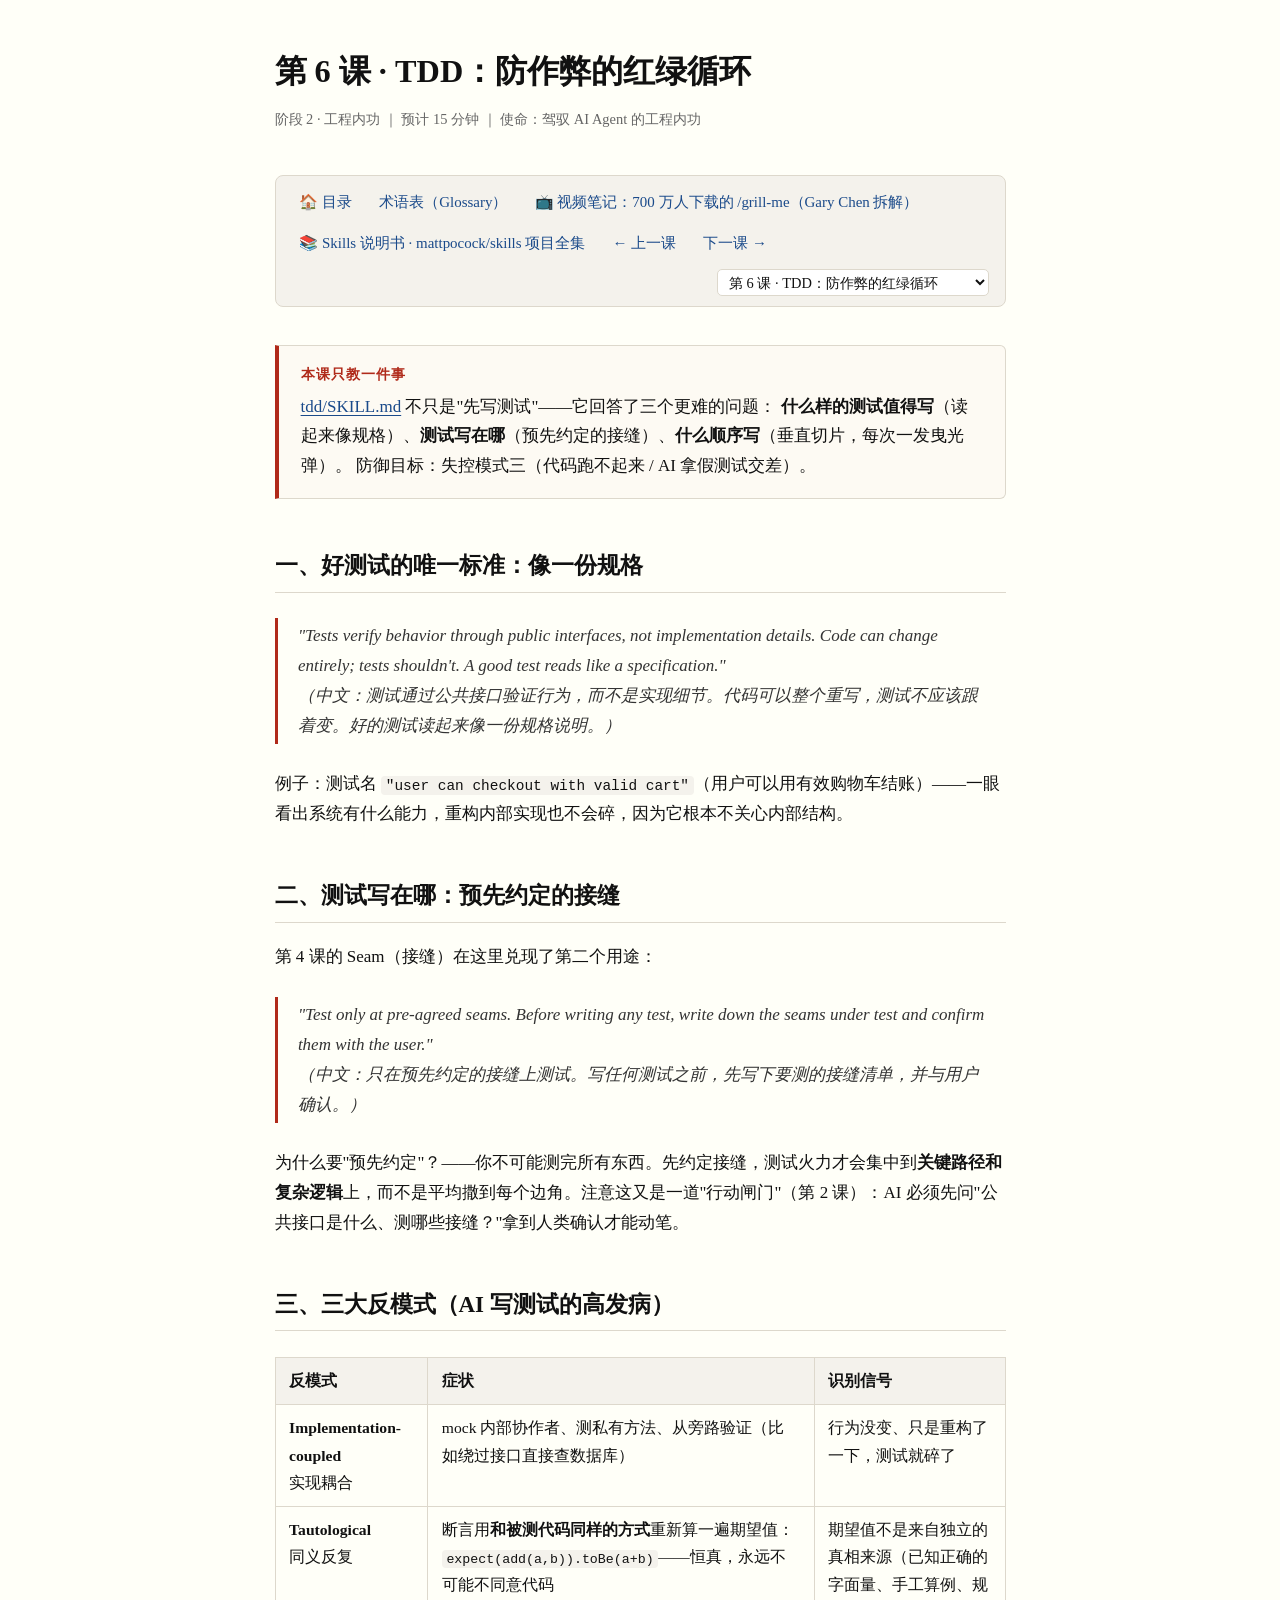
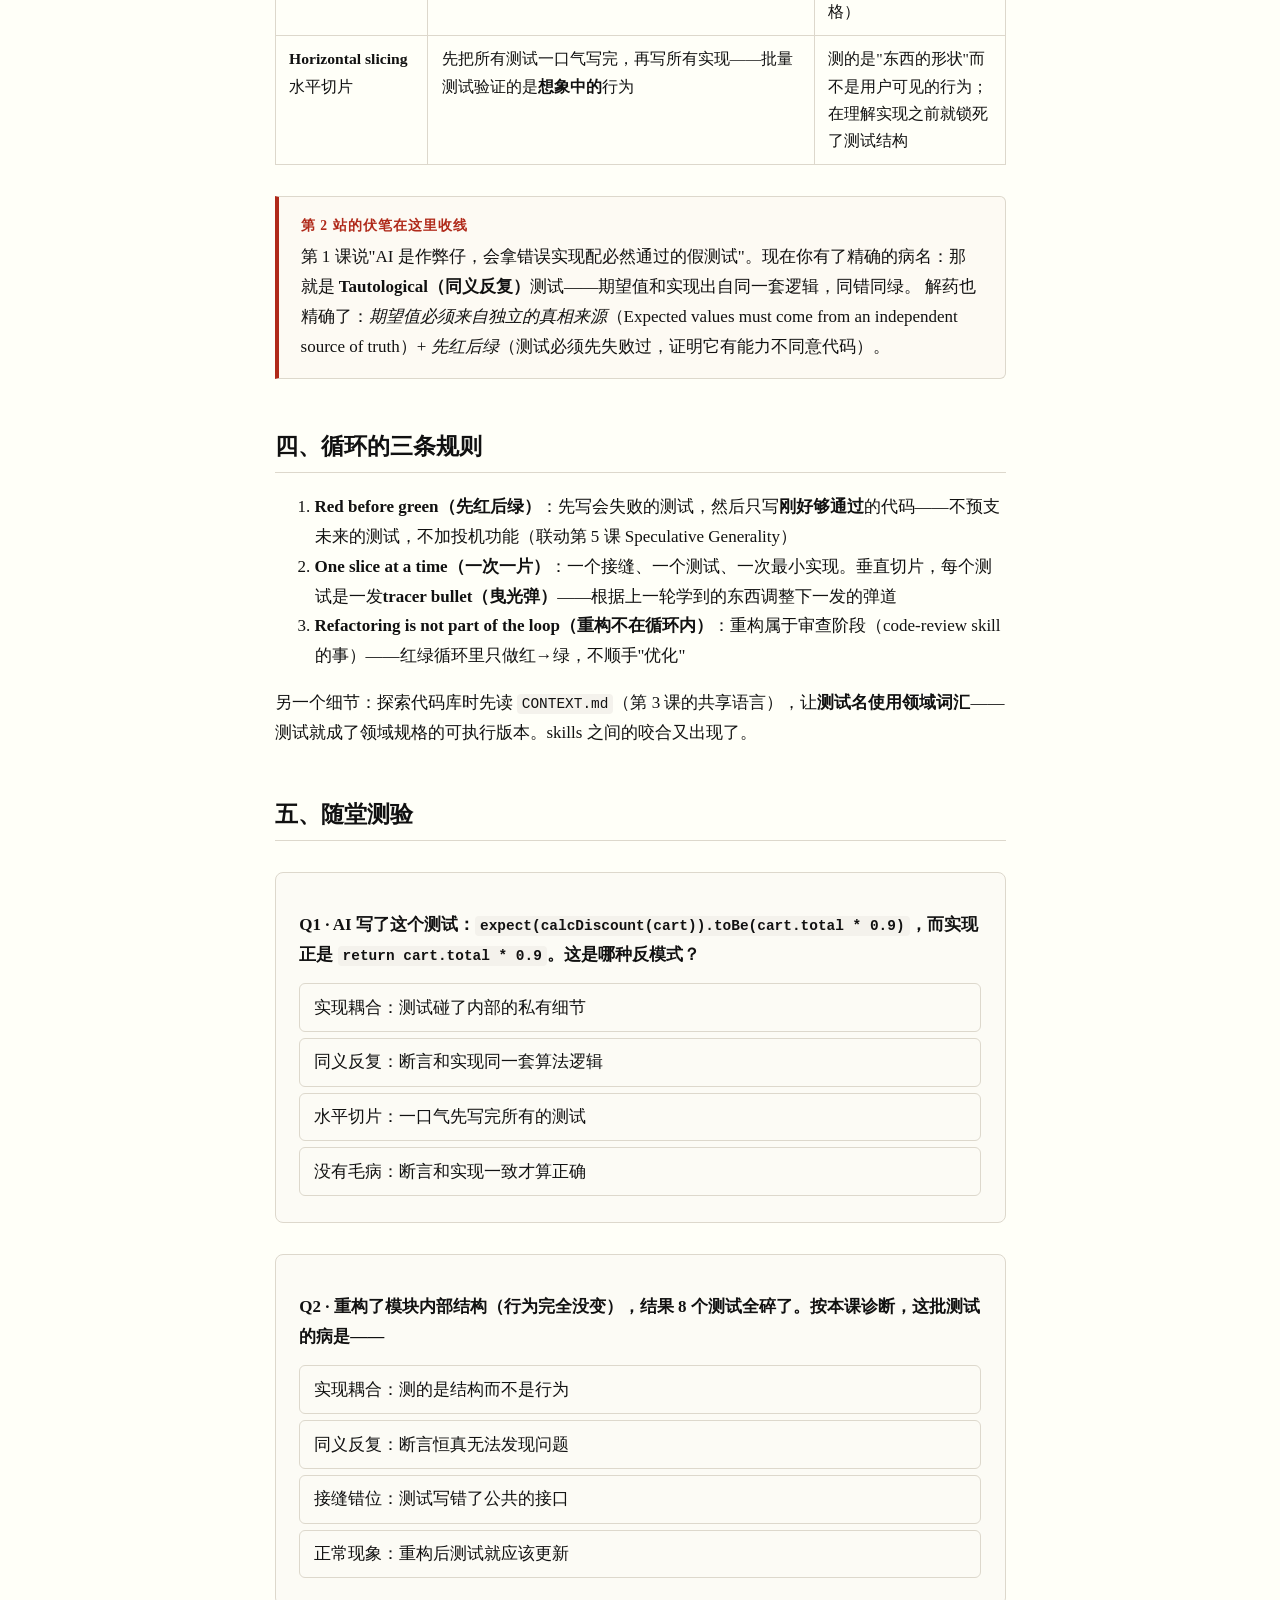
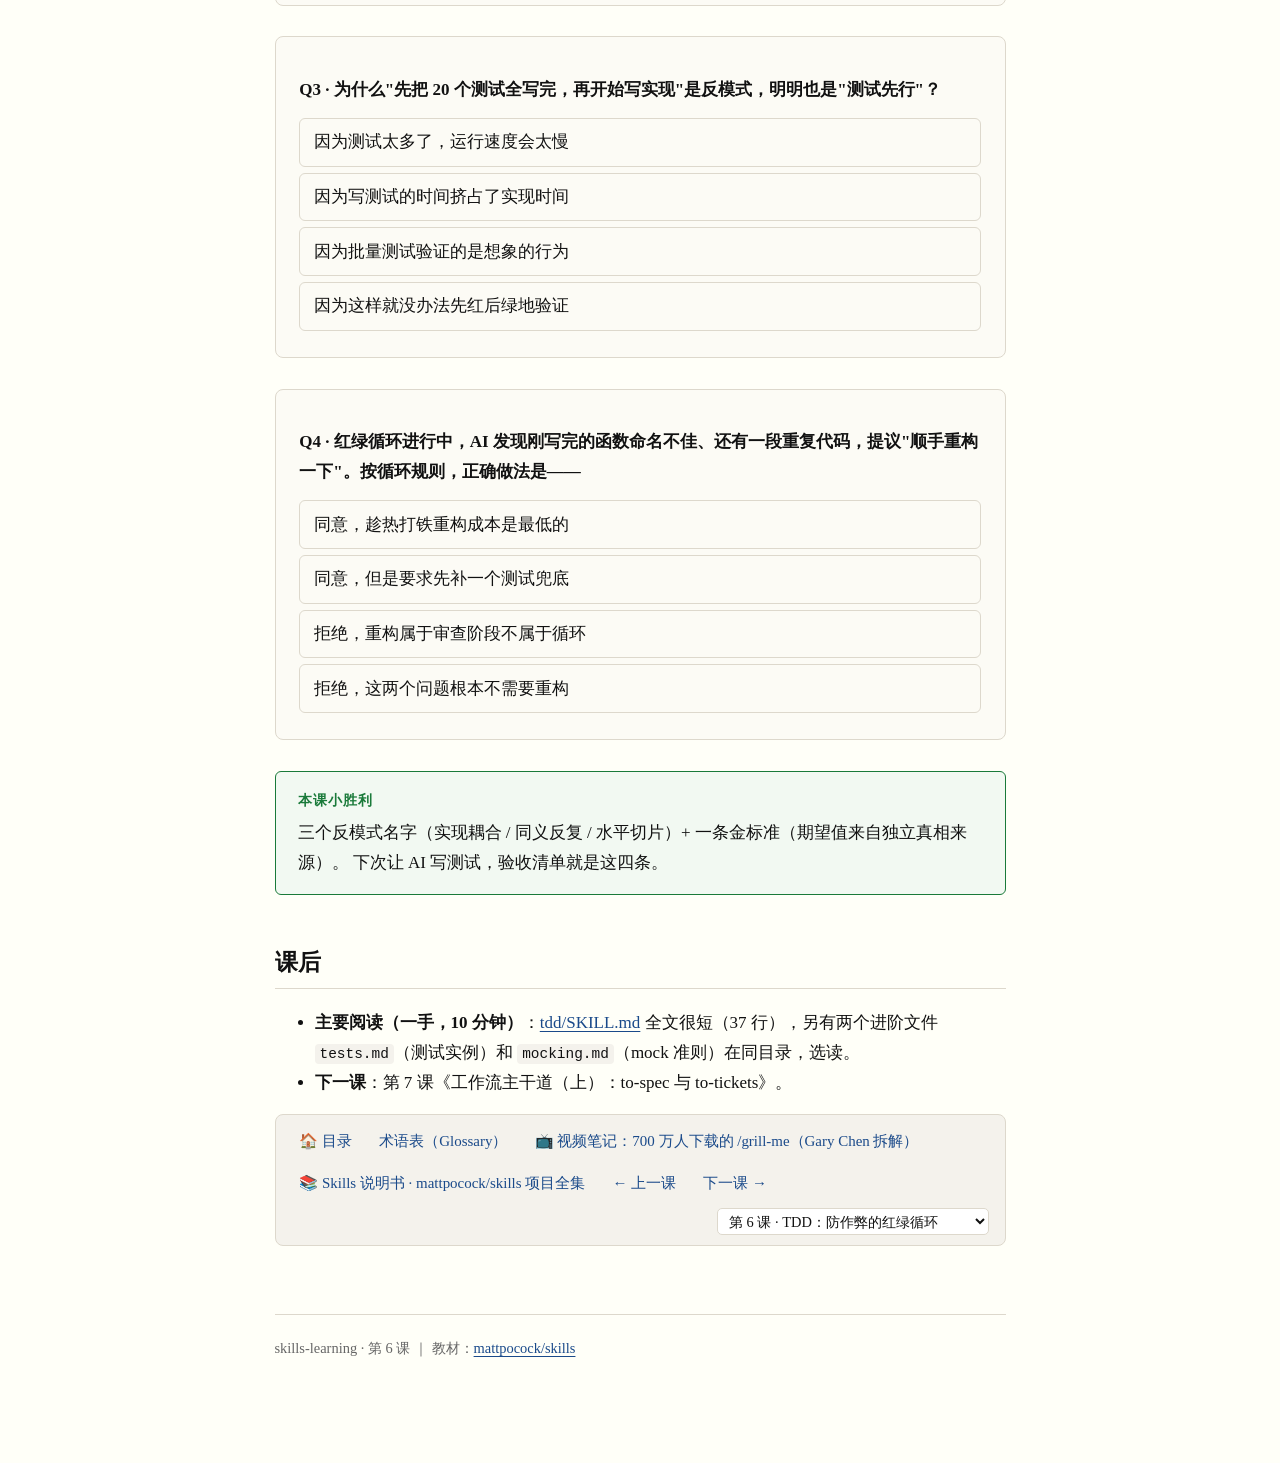
<file: lessons/0006-tdd-red-green.html>
<!DOCTYPE html>
<html lang="zh-CN">
<head>
<meta charset="UTF-8">
<meta name="viewport" content="width=device-width, initial-scale=1.0">
<title>第 6 课 · TDD：防作弊的红绿循环</title>
<link rel="stylesheet" href="../assets/course.css">
</head>
<body>

<h1>第 6 课 · TDD：防作弊的红绿循环</h1>
<p class="lesson-meta">
  阶段 2 · 工程内功 ｜ 预计 15 分钟 ｜
  使命：驾驭 AI Agent 的工程内功
</p>

<nav id="course-nav"></nav>

<div class="callout">
  <span class="label">本课只教一件事</span>
  <a href="https://github.com/mattpocock/skills/blob/main/skills/engineering/tdd/SKILL.md">tdd/SKILL.md</a> 不只是"先写测试"——它回答了三个更难的问题：
  <strong>什么样的测试值得写</strong>（读起来像规格）、<strong>测试写在哪</strong>（预先约定的接缝）、<strong>什么顺序写</strong>（垂直切片，每次一发曳光弹）。
  防御目标：失控模式三（代码跑不起来 / AI 拿假测试交差）。
</div>

<h2>一、好测试的唯一标准：像一份规格</h2>

<blockquote>
  "Tests verify behavior through public interfaces, not implementation details. Code can change entirely; tests shouldn't. A good test reads like a specification."<br>
  （中文：测试通过公共接口验证行为，而不是实现细节。代码可以整个重写，测试不应该跟着变。好的测试读起来像一份规格说明。）
</blockquote>

<p>例子：测试名 <code>"user can checkout with valid cart"</code>（用户可以用有效购物车结账）——一眼看出系统有什么能力，重构内部实现也不会碎，因为它根本不关心内部结构。</p>

<h2>二、测试写在哪：预先约定的接缝</h2>

<p>第 4 课的 Seam（接缝）在这里兑现了第二个用途：</p>

<blockquote>
  "Test only at pre-agreed seams. Before writing any test, write down the seams under test and confirm them with the user."<br>
  （中文：只在预先约定的接缝上测试。写任何测试之前，先写下要测的接缝清单，并与用户确认。）
</blockquote>

<p>为什么要"预先约定"？——你不可能测完所有东西。先约定接缝，测试火力才会集中到<strong>关键路径和复杂逻辑</strong>上，而不是平均撒到每个边角。注意这又是一道"行动闸门"（第 2 课）：AI 必须先问"公共接口是什么、测哪些接缝？"拿到人类确认才能动笔。</p>

<h2>三、三大反模式（AI 写测试的高发病）</h2>

<table>
  <tr><th>反模式</th><th>症状</th><th>识别信号</th></tr>
  <tr>
    <td><strong>Implementation-coupled</strong><br>实现耦合</td>
    <td>mock 内部协作者、测私有方法、从旁路验证（比如绕过接口直接查数据库）</td>
    <td>行为没变、只是重构了一下，测试就碎了</td>
  </tr>
  <tr>
    <td><strong>Tautological</strong><br>同义反复</td>
    <td>断言用<strong>和被测代码同样的方式</strong>重新算一遍期望值：<code>expect(add(a,b)).toBe(a+b)</code>——恒真，永远不可能不同意代码</td>
    <td>期望值不是来自独立的真相来源（已知正确的字面量、手工算例、规格）</td>
  </tr>
  <tr>
    <td><strong>Horizontal slicing</strong><br>水平切片</td>
    <td>先把所有测试一口气写完，再写所有实现——批量测试验证的是<strong>想象中的</strong>行为</td>
    <td>测的是"东西的形状"而不是用户可见的行为；在理解实现之前就锁死了测试结构</td>
  </tr>
</table>

<div class="callout">
  <span class="label">第 2 站的伏笔在这里收线</span>
  第 1 课说"AI 是作弊仔，会拿错误实现配必然通过的假测试"。现在你有了精确的病名：那就是 <strong>Tautological（同义反复）</strong>测试——期望值和实现出自同一套逻辑，同错同绿。
  解药也精确了：<em>期望值必须来自独立的真相来源</em>（Expected values must come from an independent source of truth）+ <em>先红后绿</em>（测试必须先失败过，证明它有能力不同意代码）。
</div>

<h2>四、循环的三条规则</h2>

<ol>
  <li><strong>Red before green（先红后绿）</strong>：先写会失败的测试，然后只写<strong>刚好够通过</strong>的代码——不预支未来的测试，不加投机功能（联动第 5 课 Speculative Generality）</li>
  <li><strong>One slice at a time（一次一片）</strong>：一个接缝、一个测试、一次最小实现。垂直切片，每个测试是一发<strong>tracer bullet（曳光弹）</strong>——根据上一轮学到的东西调整下一发的弹道</li>
  <li><strong>Refactoring is not part of the loop（重构不在循环内）</strong>：重构属于审查阶段（code-review skill 的事）——红绿循环里只做红→绿，不顺手"优化"</li>
</ol>

<p>另一个细节：探索代码库时先读 <code>CONTEXT.md</code>（第 3 课的共享语言），让<strong>测试名使用领域词汇</strong>——测试就成了领域规格的可执行版本。skills 之间的咬合又出现了。</p>

<h2>五、随堂测验</h2>

<div class="quiz">
  <p class="q">Q1 · AI 写了这个测试：<code>expect(calcDiscount(cart)).toBe(cart.total * 0.9)</code>，而实现正是 <code>return cart.total * 0.9</code>。这是哪种反模式？</p>
  <label>实现耦合：测试碰了内部的私有细节</label>
  <label data-right="1">同义反复：断言和实现同一套算法逻辑</label>
  <label>水平切片：一口气先写完所有的测试</label>
  <label>没有毛病：断言和实现一致才算正确</label>
  <div class="feedback right">✅ 正确。断言用和实现<strong>相同的公式</strong>重新算期望值——如果公式本身错了（比如该打 8 折写成 9 折），测试照样绿。修复：期望值来自独立来源，比如手工算例：购物车 100 元 → 断言 <code>toBe(90)</code>（一个已知正确的字面量）。</div>
  <div class="feedback wrong">看断言的<strong>来源</strong>：<code>cart.total * 0.9</code>——和实现是同一个公式。公式错了测试也绿，恒真式，这就是 Tautological（同义反复）。解药：期望值必须来自独立真相来源——手工算好"100 元的购物车应得 90"，断言写死 <code>toBe(90)</code>。</div>
</div>

<div class="quiz">
  <p class="q">Q2 · 重构了模块内部结构（行为完全没变），结果 8 个测试全碎了。按本课诊断，这批测试的病是——</p>
  <label data-right="1">实现耦合：测的是结构而不是行为</label>
  <label>同义反复：断言恒真无法发现问题</label>
  <label>接缝错位：测试写错了公共的接口</label>
  <label>正常现象：重构后测试就应该更新</label>
  <div class="feedback right">✅ 正确。源码给的识别信号一字不差："The tell: the test breaks when you refactor but behavior hasn't changed."（信号：重构后行为没变，测试却碎了。）好测试只依赖公共接口——"代码可以整个重写，测试不应该跟着变"。最后一个选项是流传最广的错误直觉。</div>
  <div class="feedback wrong">源码的识别信号："the test breaks when you refactor but behavior hasn't changed"（行为没变、重构就碎）= Implementation-coupled（实现耦合）。好测试穿过公共接口验证行为，内部怎么重写都不碎。"重构后更新测试是正常的"恰恰是这个反模式最舒适的伪装。</div>
</div>

<div class="quiz">
  <p class="q">Q3 · 为什么"先把 20 个测试全写完，再开始写实现"是反模式，明明也是"测试先行"？</p>
  <label>因为测试太多了，运行速度会太慢</label>
  <label>因为写测试的时间挤占了实现时间</label>
  <label data-right="1">因为批量测试验证的是想象的行为</label>
  <label>因为这样就没办法先红后绿地验证</label>
  <div class="feedback right">✅ 正确。这是 Horizontal slicing（水平切片）："Bulk tests verify imagined behavior"（批量测试验证的是想象中的行为）——在理解实现之前就锁死测试结构，测的是形状不是行为。正确姿势：垂直切片，一测试→一实现→循环，每发曳光弹根据上一发的落点修正。（最后一个选项有迷惑性：技术上每个测试仍可以先红后绿，问题不在红绿，在"提前锁死"。）</div>
  <div class="feedback wrong">TDD ≠ "测试先行"就够了。一口气写 20 个测试 = Horizontal slicing：那 20 个测试验证的是你<strong>想象中</strong>的行为，在理解实现之前就锁死了测试结构。正确姿势是垂直切片：一个测试→一次实现→根据学到的调整下一个测试（曳光弹）。</div>
</div>

<div class="quiz">
  <p class="q">Q4 · 红绿循环进行中，AI 发现刚写完的函数命名不佳、还有一段重复代码，提议"顺手重构一下"。按循环规则，正确做法是——</p>
  <label>同意，趁热打铁重构成本是最低的</label>
  <label>同意，但是要求先补一个测试兜底</label>
  <label data-right="1">拒绝，重构属于审查阶段不属于循环</label>
  <label>拒绝，这两个问题根本不需要重构</label>
  <div class="feedback right">✅ 正确。源码第三条规则："Refactoring is not part of the loop. It belongs to the review stage."（重构不属于循环，它属于审查阶段。）红绿循环只做红→绿，重构留给 code-review（第 5 课的双轴审查会抓住 Mysterious Name 和 Duplicated Code）。职责分离，每个阶段只干一件事——"顺手"是纪律的天敌。</div>
  <div class="feedback wrong">循环规则第三条原文："Refactoring is not part of the loop. It belongs to the review stage (see the code-review skill)."——红绿循环内只做红→绿；命名和重复代码的问题留给审查阶段（第 5 课的 Mysterious Name、Duplicated Code 正是为此待命）。阶段纪律的意义：每个阶段一件事，"顺手"会让循环失焦。</div>
</div>

<div class="win">
  <span class="label">本课小胜利</span>
  三个反模式名字（实现耦合 / 同义反复 / 水平切片）+ 一条金标准（期望值来自独立真相来源）。
  下次让 AI 写测试，验收清单就是这四条。
</div>

<h2>课后</h2>
<ul>
  <li><strong>主要阅读（一手，10 分钟）</strong>：<a href="https://github.com/mattpocock/skills/blob/main/skills/engineering/tdd/SKILL.md">tdd/SKILL.md</a> 全文很短（37 行），另有两个进阶文件 <code>tests.md</code>（测试实例）和 <code>mocking.md</code>（mock 准则）在同目录，选读。</li>
  <li><strong>下一课</strong>：第 7 课《工作流主干道（上）：to-spec 与 to-tickets》。</li>
</ul>

<nav id="course-nav"></nav>

<footer>
  skills-learning · 第 6 课 ｜ 教材：<a href="https://github.com/mattpocock/skills">mattpocock/skills</a>
</footer>

<script src="../assets/quiz.js"></script>
<script src="../assets/toc-data.js"></script>
<script src="../assets/nav.js"></script>
</body>
</html>
</file>
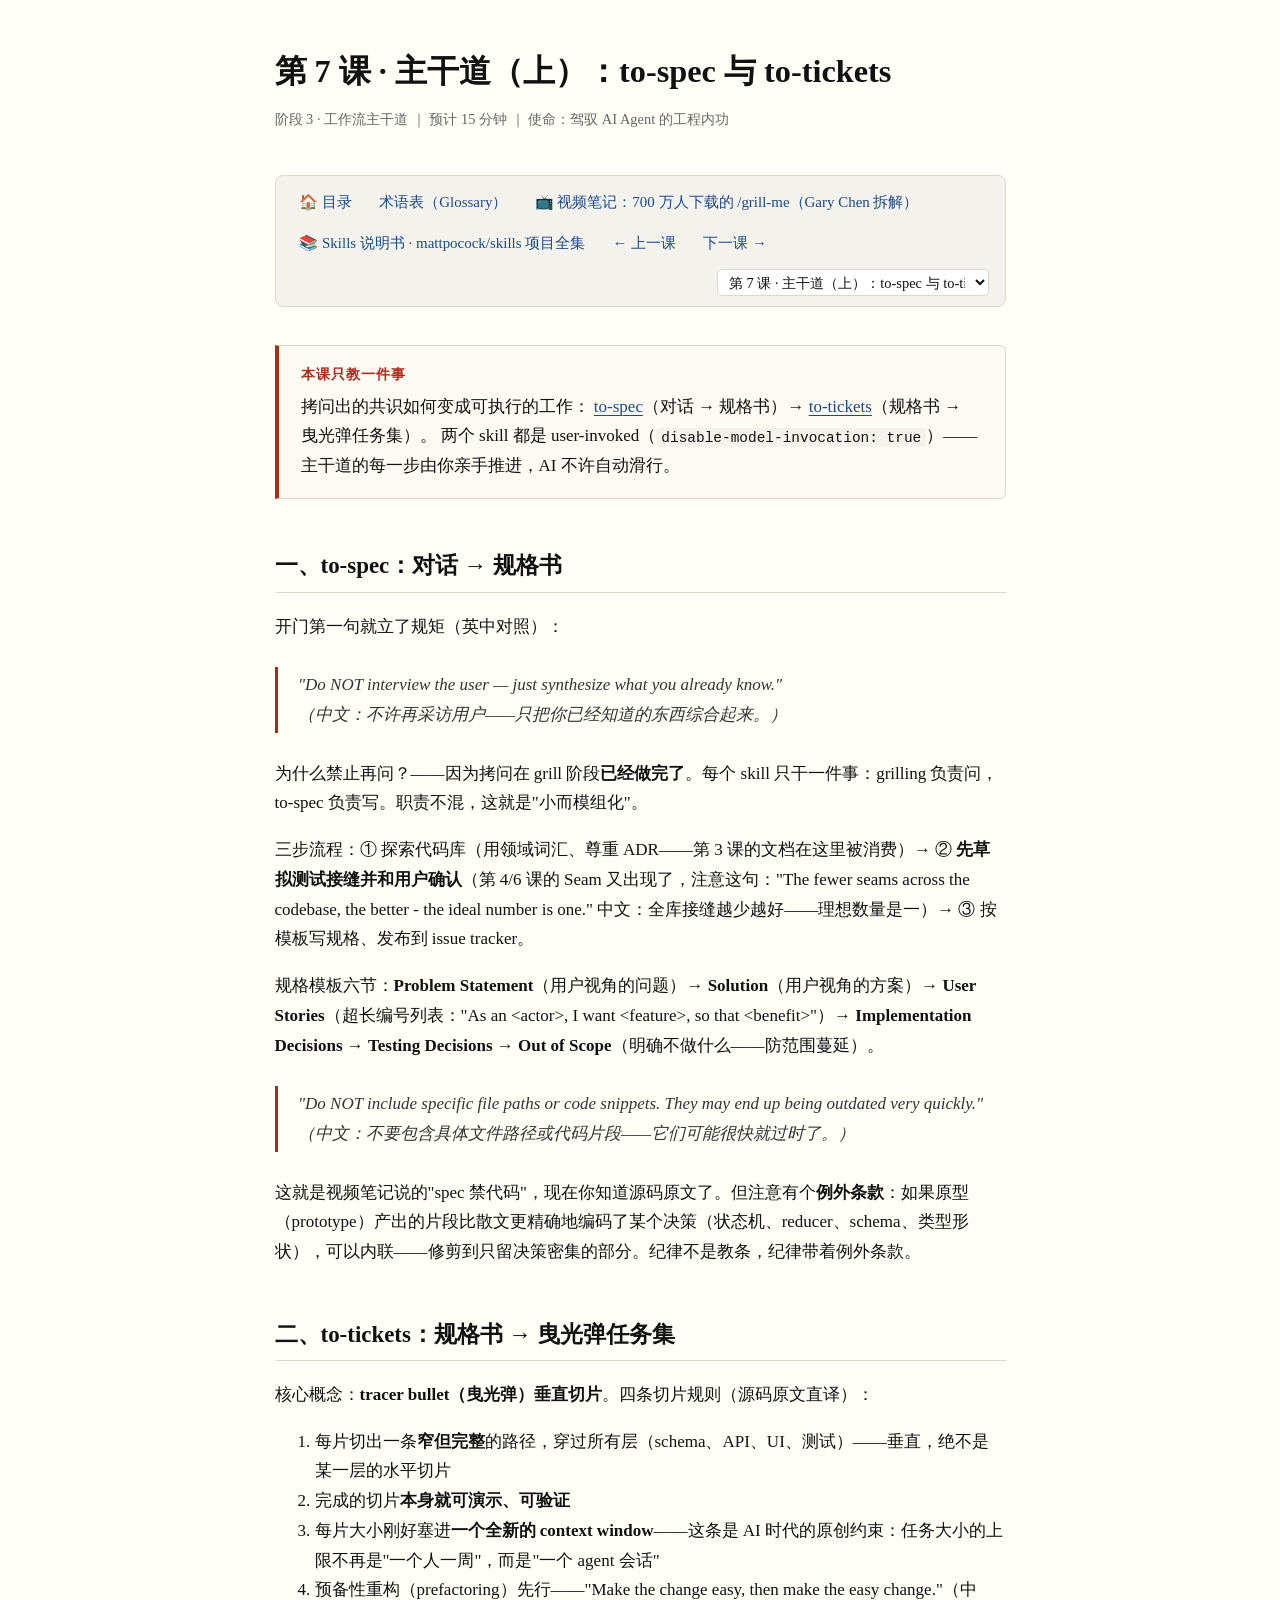
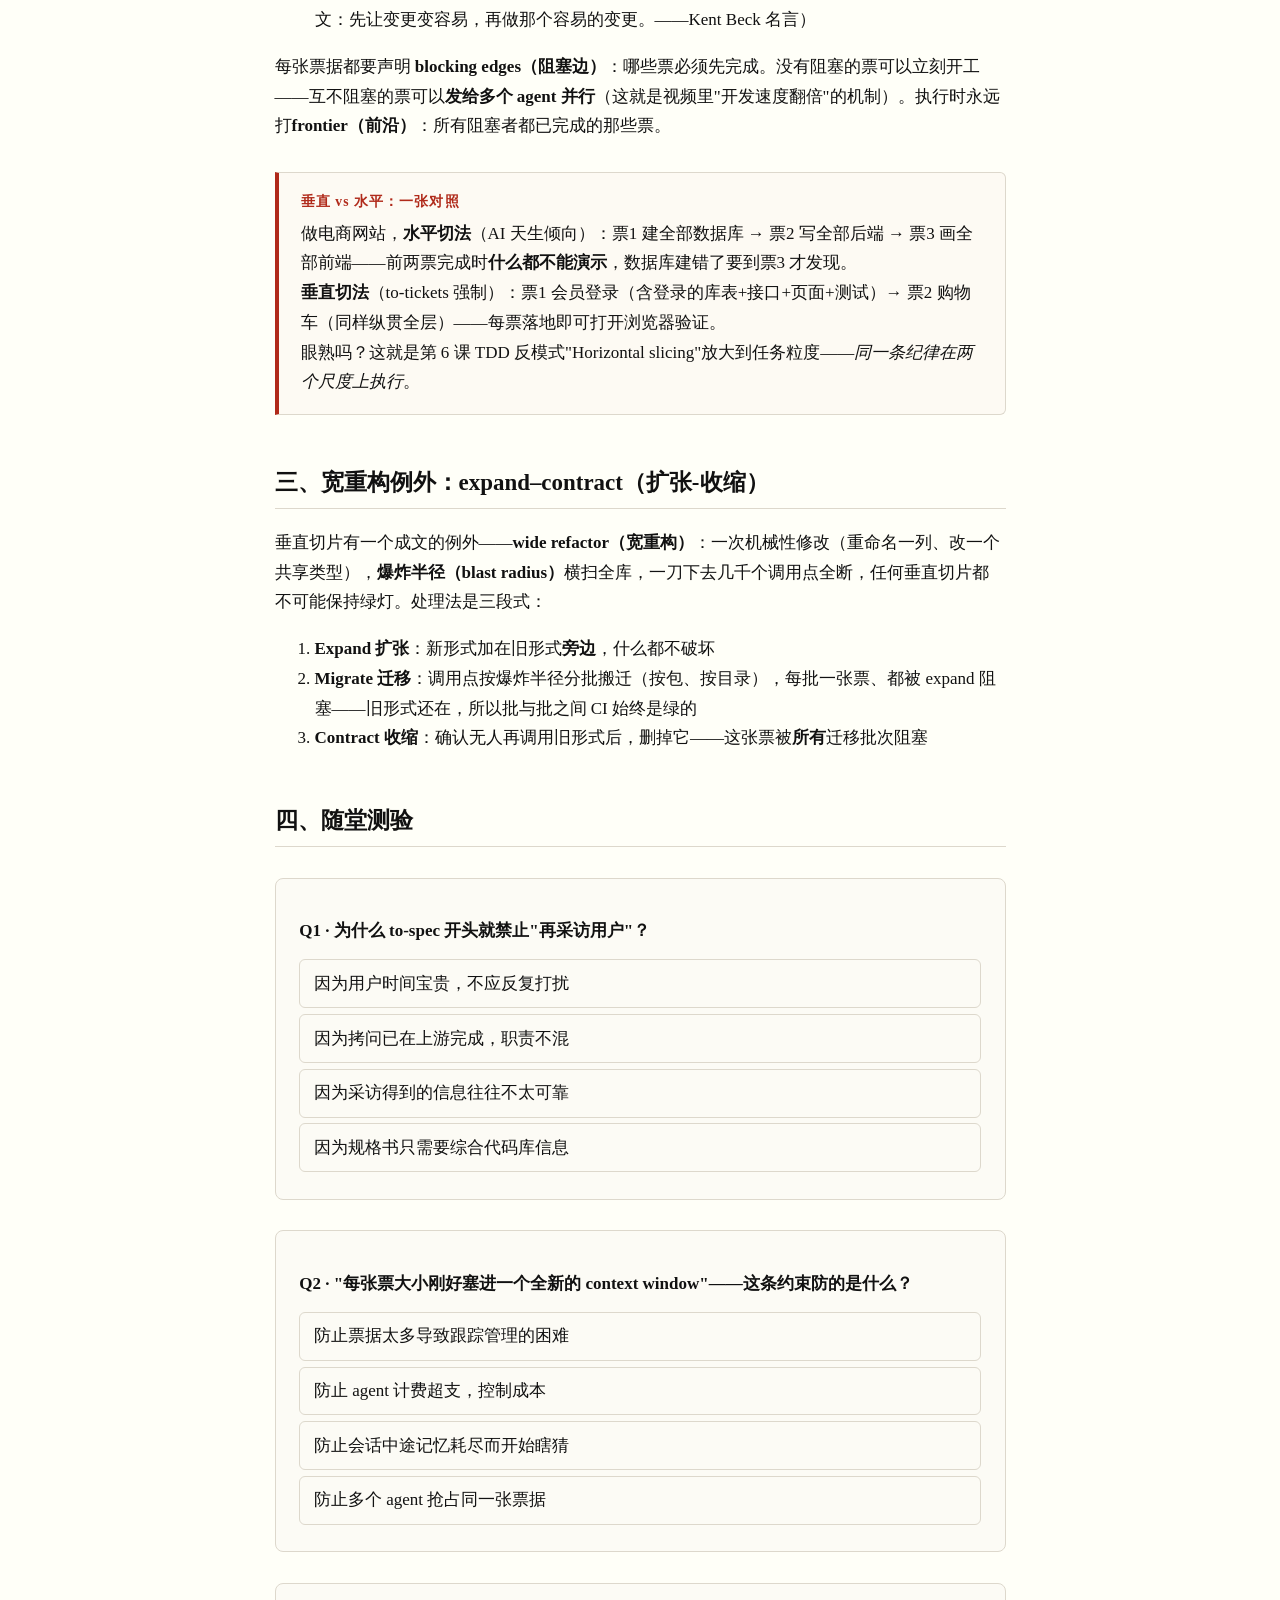
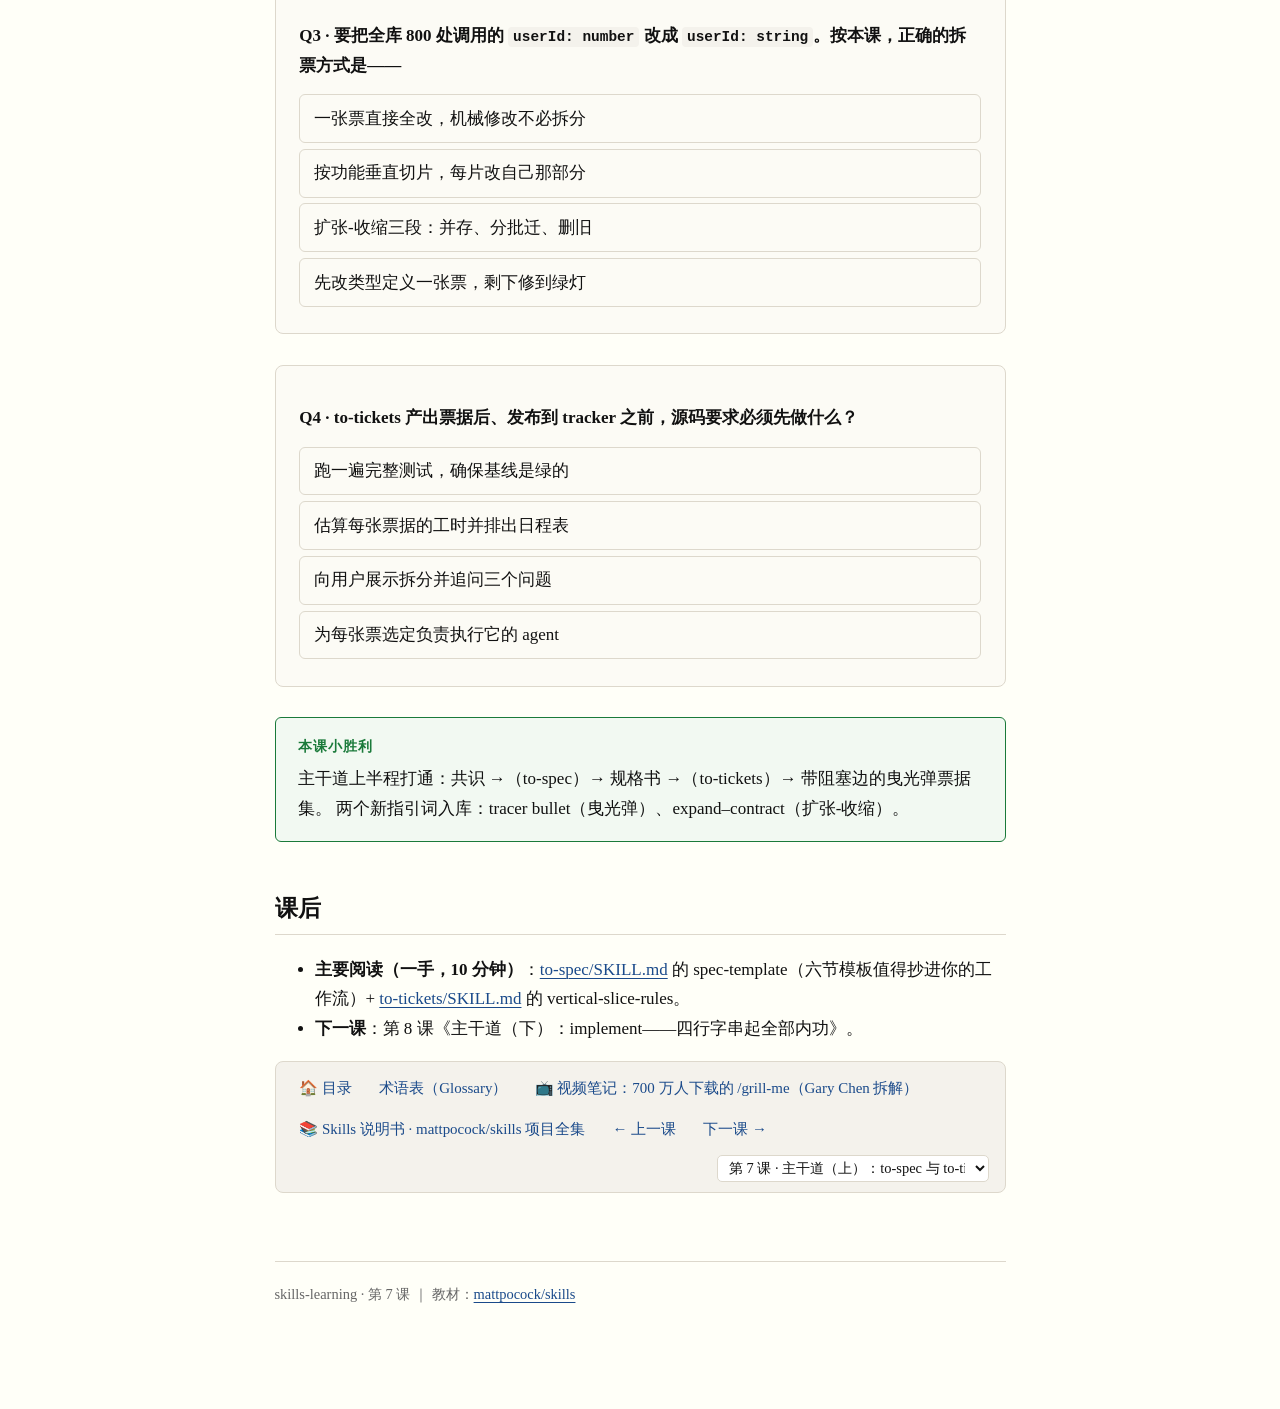
<file: lessons/0007-to-spec-to-tickets.html>
<!DOCTYPE html>
<html lang="zh-CN">
<head>
<meta charset="UTF-8">
<meta name="viewport" content="width=device-width, initial-scale=1.0">
<title>第 7 课 · 主干道（上）：to-spec 与 to-tickets</title>
<link rel="stylesheet" href="../assets/course.css">
</head>
<body>

<h1>第 7 课 · 主干道（上）：to-spec 与 to-tickets</h1>
<p class="lesson-meta">
  阶段 3 · 工作流主干道 ｜ 预计 15 分钟 ｜
  使命：驾驭 AI Agent 的工程内功
</p>

<nav id="course-nav"></nav>

<div class="callout">
  <span class="label">本课只教一件事</span>
  拷问出的共识如何变成可执行的工作：
  <a href="https://github.com/mattpocock/skills/blob/main/skills/engineering/to-spec/SKILL.md">to-spec</a>（对话 → 规格书）→
  <a href="https://github.com/mattpocock/skills/blob/main/skills/engineering/to-tickets/SKILL.md">to-tickets</a>（规格书 → 曳光弹任务集）。
  两个 skill 都是 user-invoked（<code>disable-model-invocation: true</code>）——主干道的每一步由你亲手推进，AI 不许自动滑行。
</div>

<h2>一、to-spec：对话 → 规格书</h2>

<p>开门第一句就立了规矩（英中对照）：</p>

<blockquote>
  "Do NOT interview the user — just synthesize what you already know."<br>
  （中文：不许再采访用户——只把你已经知道的东西综合起来。）
</blockquote>

<p>为什么禁止再问？——因为拷问在 grill 阶段<strong>已经做完了</strong>。每个 skill 只干一件事：grilling 负责问，to-spec 负责写。职责不混，这就是"小而模组化"。</p>

<p>三步流程：① 探索代码库（用领域词汇、尊重 ADR——第 3 课的文档在这里被消费）→ ② <strong>先草拟测试接缝并和用户确认</strong>（第 4/6 课的 Seam 又出现了，注意这句："The fewer seams across the codebase, the better - the ideal number is one." 中文：全库接缝越少越好——理想数量是一）→ ③ 按模板写规格、发布到 issue tracker。</p>

<p>规格模板六节：<strong>Problem Statement</strong>（用户视角的问题）→ <strong>Solution</strong>（用户视角的方案）→ <strong>User Stories</strong>（超长编号列表："As an &lt;actor&gt;, I want &lt;feature&gt;, so that &lt;benefit&gt;"）→ <strong>Implementation Decisions</strong> → <strong>Testing Decisions</strong> → <strong>Out of Scope</strong>（明确不做什么——防范围蔓延）。</p>

<blockquote>
  "Do NOT include specific file paths or code snippets. They may end up being outdated very quickly."<br>
  （中文：不要包含具体文件路径或代码片段——它们可能很快就过时了。）
</blockquote>

<p>这就是视频笔记说的"spec 禁代码"，现在你知道源码原文了。但注意有个<strong>例外条款</strong>：如果原型（prototype）产出的片段比散文更精确地编码了某个决策（状态机、reducer、schema、类型形状），可以内联——修剪到只留决策密集的部分。纪律不是教条，纪律带着例外条款。</p>

<h2>二、to-tickets：规格书 → 曳光弹任务集</h2>

<p>核心概念：<strong>tracer bullet（曳光弹）垂直切片</strong>。四条切片规则（源码原文直译）：</p>

<ol>
  <li>每片切出一条<strong>窄但完整</strong>的路径，穿过所有层（schema、API、UI、测试）——垂直，绝不是某一层的水平切片</li>
  <li>完成的切片<strong>本身就可演示、可验证</strong></li>
  <li>每片大小刚好塞进<strong>一个全新的 context window</strong>——这条是 AI 时代的原创约束：任务大小的上限不再是"一个人一周"，而是"一个 agent 会话"</li>
  <li>预备性重构（prefactoring）先行——"Make the change easy, then make the easy change."（中文：先让变更变容易，再做那个容易的变更。——Kent Beck 名言）</li>
</ol>

<p>每张票据都要声明 <strong>blocking edges（阻塞边）</strong>：哪些票必须先完成。没有阻塞的票可以立刻开工——互不阻塞的票可以<strong>发给多个 agent 并行</strong>（这就是视频里"开发速度翻倍"的机制）。执行时永远打<strong>frontier（前沿）</strong>：所有阻塞者都已完成的那些票。</p>

<div class="callout">
  <span class="label">垂直 vs 水平：一张对照</span>
  做电商网站，<strong>水平切法</strong>（AI 天生倾向）：票1 建全部数据库 → 票2 写全部后端 → 票3 画全部前端——前两票完成时<strong>什么都不能演示</strong>，数据库建错了要到票3 才发现。<br>
  <strong>垂直切法</strong>（to-tickets 强制）：票1 会员登录（含登录的库表+接口+页面+测试）→ 票2 购物车（同样纵贯全层）——每票落地即可打开浏览器验证。<br>
  眼熟吗？这就是第 6 课 TDD 反模式"Horizontal slicing"放大到任务粒度——<em>同一条纪律在两个尺度上执行</em>。
</div>

<h2>三、宽重构例外：expand–contract（扩张-收缩）</h2>

<p>垂直切片有一个成文的例外——<strong>wide refactor（宽重构）</strong>：一次机械性修改（重命名一列、改一个共享类型），<strong>爆炸半径（blast radius）</strong>横扫全库，一刀下去几千个调用点全断，任何垂直切片都不可能保持绿灯。处理法是三段式：</p>

<ol>
  <li><strong>Expand 扩张</strong>：新形式加在旧形式<strong>旁边</strong>，什么都不破坏</li>
  <li><strong>Migrate 迁移</strong>：调用点按爆炸半径分批搬迁（按包、按目录），每批一张票、都被 expand 阻塞——旧形式还在，所以批与批之间 CI 始终是绿的</li>
  <li><strong>Contract 收缩</strong>：确认无人再调用旧形式后，删掉它——这张票被<strong>所有</strong>迁移批次阻塞</li>
</ol>

<h2>四、随堂测验</h2>

<div class="quiz">
  <p class="q">Q1 · 为什么 to-spec 开头就禁止"再采访用户"？</p>
  <label>因为用户时间宝贵，不应反复打扰</label>
  <label data-right="1">因为拷问已在上游完成，职责不混</label>
  <label>因为采访得到的信息往往不太可靠</label>
  <label>因为规格书只需要综合代码库信息</label>
  <div class="feedback right">✅ 正确。主干道分工：grilling 负责问出共识，to-spec 只负责把已有共识综合成文。一个 skill 一件事——如果 to-spec 也能问，两个 skill 职责就糊了，这正是 Matt 批评大框架"整条流程绑死"的反面。（这也意味着：共识没吵透就跑 to-spec，产出的规格必然是空洞的——垃圾进垃圾出。）</div>
  <div class="feedback wrong">关键是<strong>职责分割</strong>：问，是 grilling 的事（上游已完成）；写，是 to-spec 的事。允许 to-spec 再问，两个 skill 的边界就糊了。"小而模组化"不只是尺寸，更是单一职责——每站只干一件事，你才能从任何一站自由进出主干道。</div>
</div>

<div class="quiz">
  <p class="q">Q2 · "每张票大小刚好塞进一个全新的 context window"——这条约束防的是什么？</p>
  <label>防止票据太多导致跟踪管理的困难</label>
  <label>防止 agent 计费超支，控制成本</label>
  <label data-right="1">防止会话中途记忆耗尽而开始瞎猜</label>
  <label>防止多个 agent 抢占同一张票据</label>
  <div class="feedback right">✅ 正确。第 1 课的老命题（context window 有限 → 超出记忆范围就瞎猜）在任务粒度上的应用：票的大小以"一个 agent 新会话装得下"为上限，agent 从头到尾都看得见全貌。这是 AI 时代对"任务拆分粒度"的重新定义——不再按人/天估算，按 context window 估算。</div>
  <div class="feedback wrong">回到第 1 课的根本约束：context window 有限，超出记忆范围 AI 就开始瞎猜。把每张票压到"一个全新会话装得下"，agent 执行全程都能看见任务全貌——这就是把"深模组的 Locality"思想应用到了任务拆分上。</div>
</div>

<div class="quiz">
  <p class="q">Q3 · 要把全库 800 处调用的 <code>userId: number</code> 改成 <code>userId: string</code>。按本课，正确的拆票方式是——</p>
  <label>一张票直接全改，机械修改不必拆分</label>
  <label>按功能垂直切片，每片改自己那部分</label>
  <label data-right="1">扩张-收缩三段：并存、分批迁、删旧</label>
  <label>先改类型定义一张票，剩下修到绿灯</label>
  <div class="feedback right">✅ 正确。这是典型 wide refactor（宽重构）：一刀下去 800 处全断，垂直切片救不了（每片都无法独立保绿）。expand–contract：① 扩张——加 <code>userIdStr</code> 与旧字段并存；② 迁移——按包/目录分批搬，每批一票、CI 批批保绿；③ 收缩——无人用旧字段后删除，此票被所有迁移批阻塞。</div>
  <div class="feedback wrong">识别信号：<strong>一次机械修改 + 爆炸半径横扫全库</strong> = wide refactor，是垂直切片的成文例外。直接全改 = 千处红灯不可评审；按功能切 = 每片都会碰到共享类型、谁也绿不了。唯一保绿路径是 expand–contract：新旧并存 → 分批迁移（每批一票）→ 最后删旧。</div>
</div>

<div class="quiz">
  <p class="q">Q4 · to-tickets 产出票据后、发布到 tracker 之前，源码要求必须先做什么？</p>
  <label>跑一遍完整测试，确保基线是绿的</label>
  <label>估算每张票据的工时并排出日程表</label>
  <label data-right="1">向用户展示拆分并追问三个问题</label>
  <label>为每张票选定负责执行它的 agent</label>
  <div class="feedback right">✅ 正确。第 4 步 "Quiz the user"：展示编号列表（标题/被谁阻塞/交付什么），并问三个问题——粒度合适吗？阻塞边正确吗？要合并或再拆吗？——迭代到用户批准为止。又是那条主线：AI 出方案，人类拍板；发布（不可逆的对外动作）之前必须过人这一关。</div>
  <div class="feedback wrong">源码第 4 步 "Quiz the user"（反问用户）：展示拆分（标题/阻塞边/交付物）+ 三连问（粒度？阻塞边？合并还是再拆？），"Iterate until the user approves"（迭代到用户批准）。主线规律：所有不可逆动作（发布）之前，都插着一道人类确认的闸门。</div>
</div>

<div class="win">
  <span class="label">本课小胜利</span>
  主干道上半程打通：共识 →（to-spec）→ 规格书 →（to-tickets）→ 带阻塞边的曳光弹票据集。
  两个新指引词入库：tracer bullet（曳光弹）、expand–contract（扩张-收缩）。
</div>

<h2>课后</h2>
<ul>
  <li><strong>主要阅读（一手，10 分钟）</strong>：<a href="https://github.com/mattpocock/skills/blob/main/skills/engineering/to-spec/SKILL.md">to-spec/SKILL.md</a> 的 spec-template（六节模板值得抄进你的工作流）+ <a href="https://github.com/mattpocock/skills/blob/main/skills/engineering/to-tickets/SKILL.md">to-tickets/SKILL.md</a> 的 vertical-slice-rules。</li>
  <li><strong>下一课</strong>：第 8 课《主干道（下）：implement——四行字串起全部内功》。</li>
</ul>

<nav id="course-nav"></nav>

<footer>
  skills-learning · 第 7 课 ｜ 教材：<a href="https://github.com/mattpocock/skills">mattpocock/skills</a>
</footer>

<script src="../assets/quiz.js"></script>
<script src="../assets/toc-data.js"></script>
<script src="../assets/nav.js"></script>
</body>
</html>
</file>
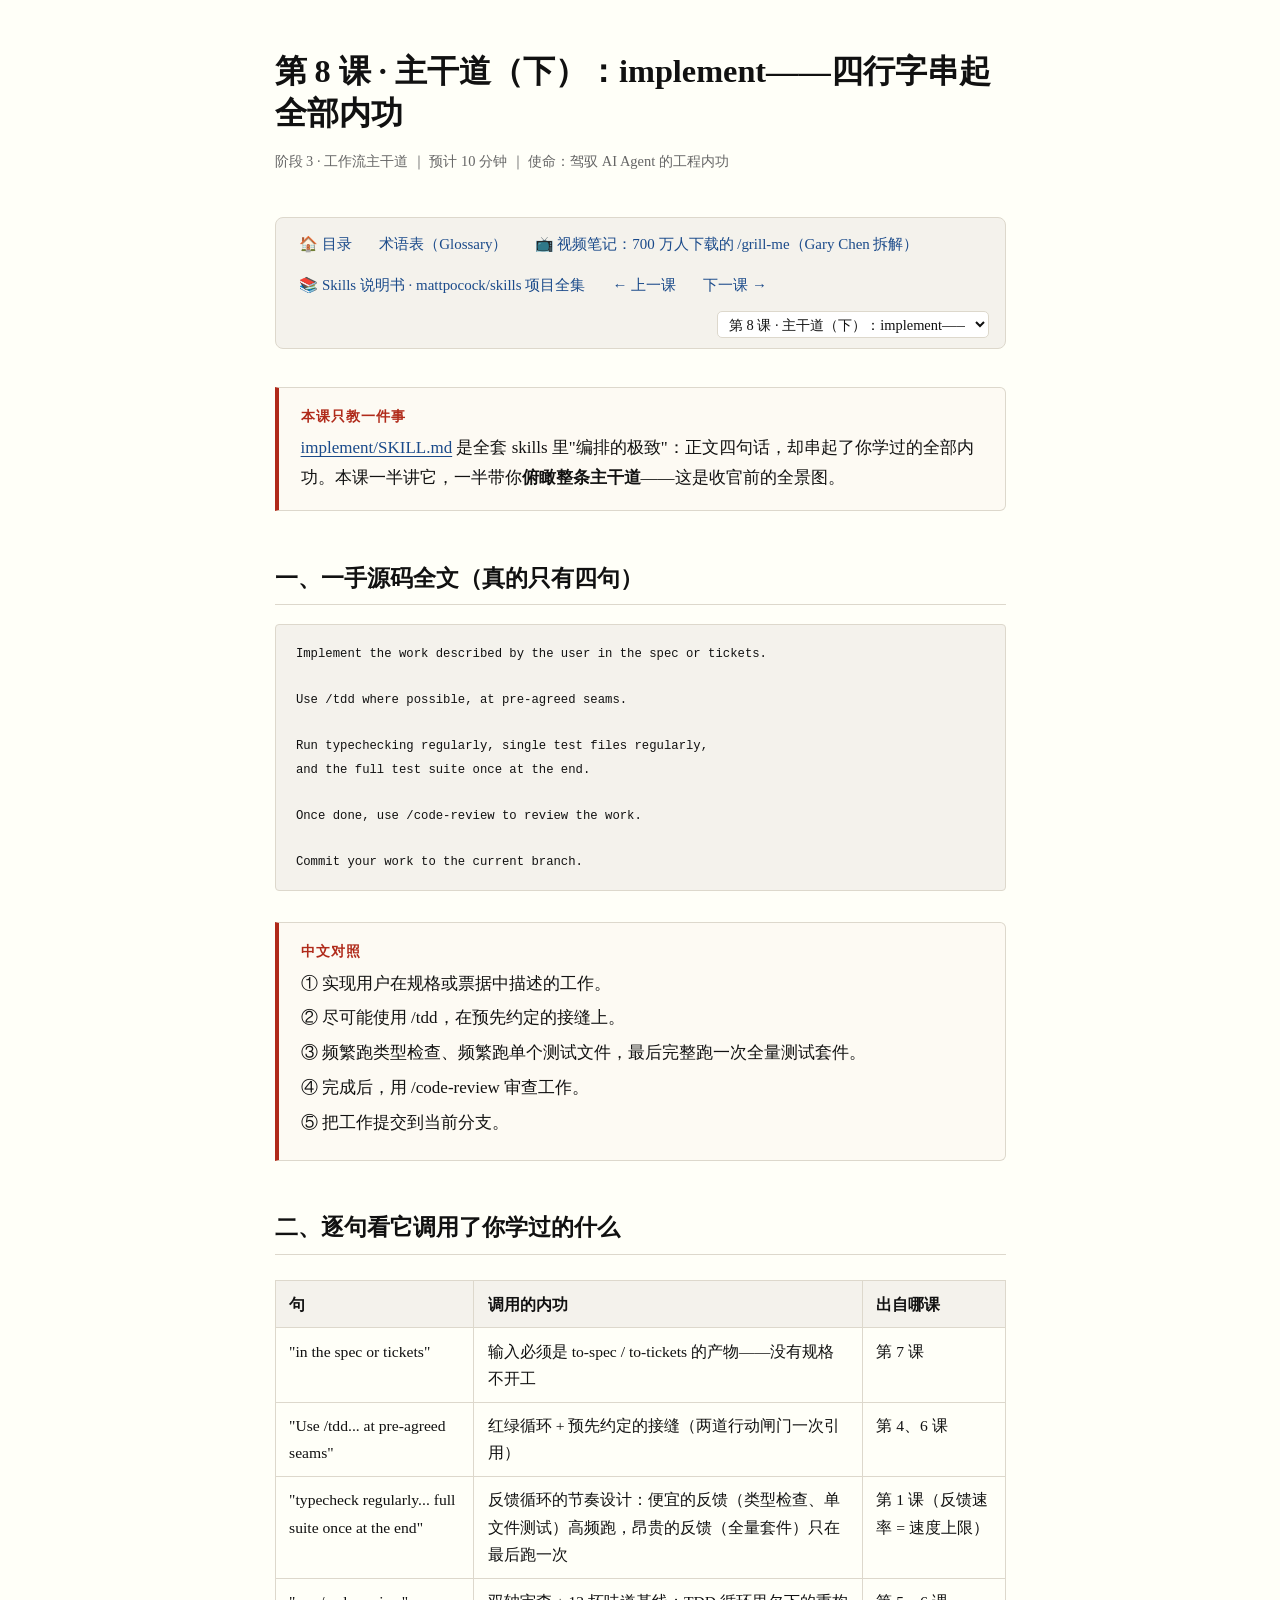
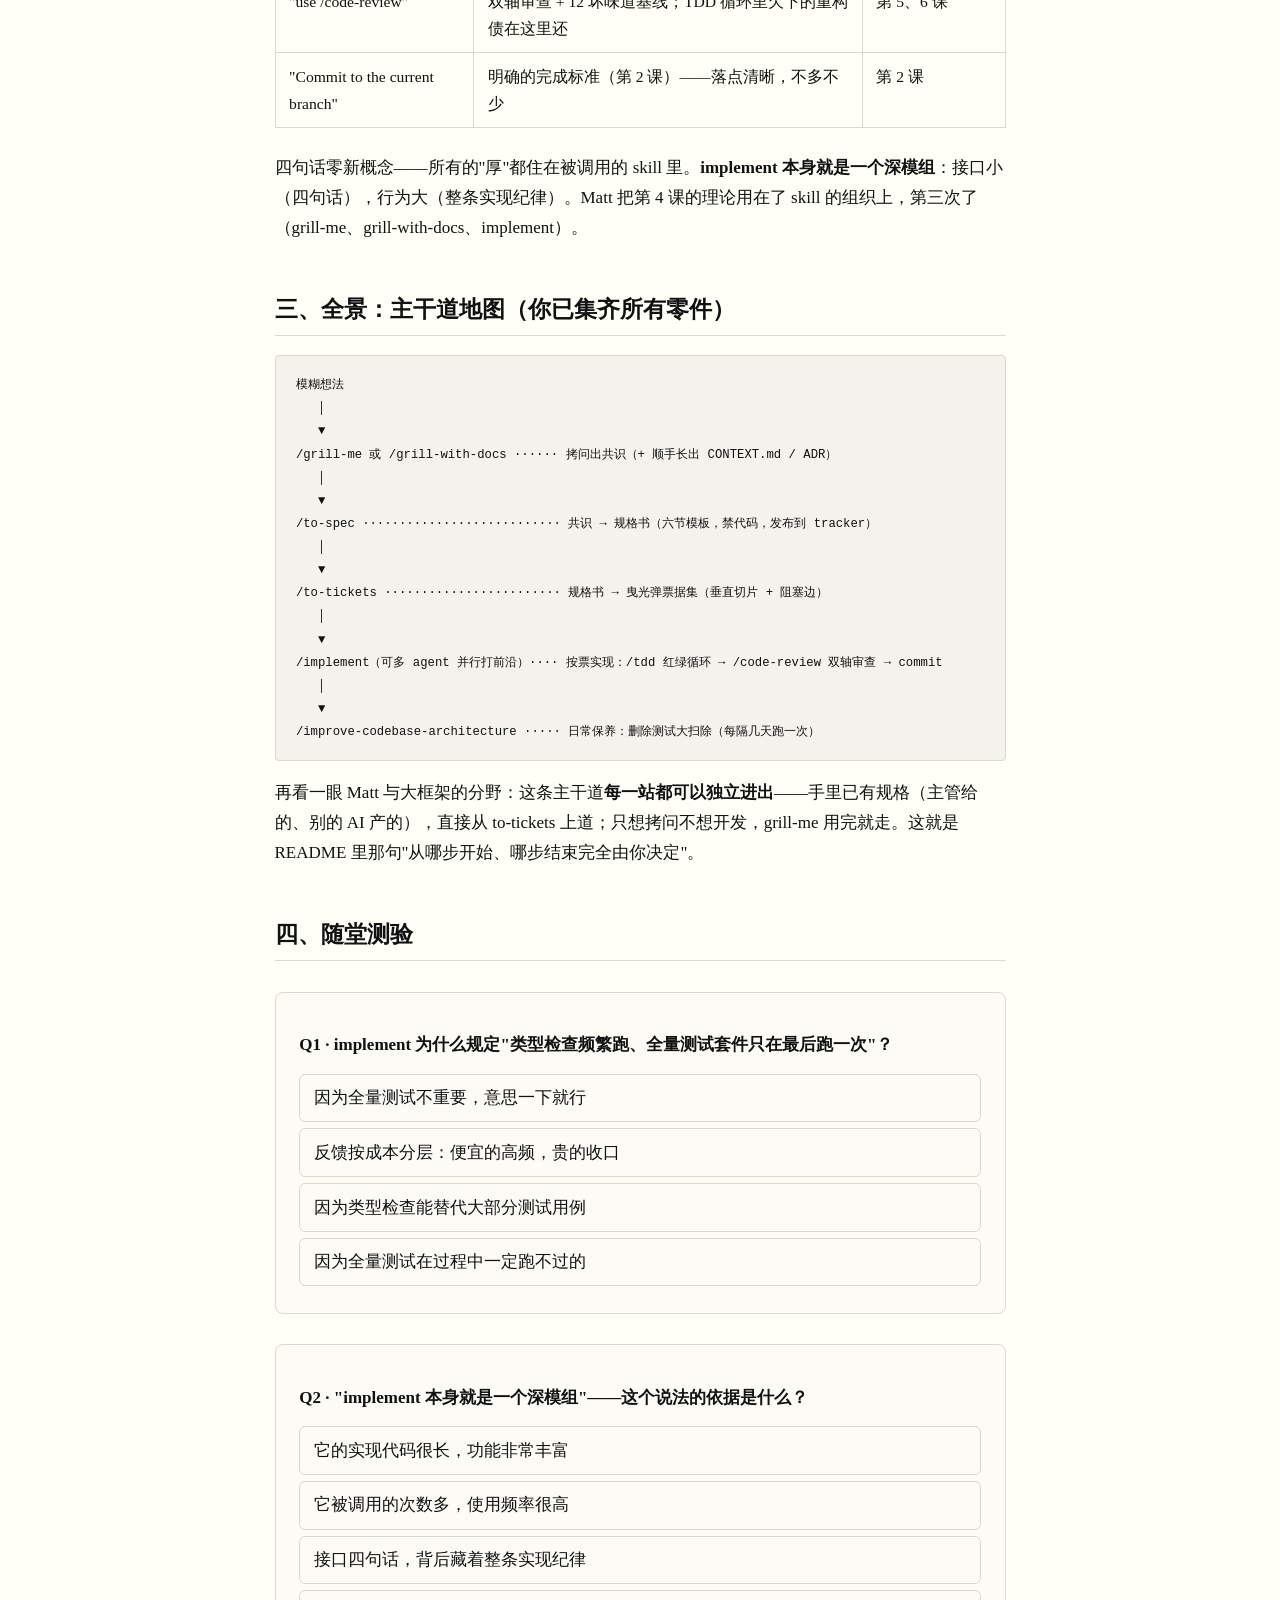
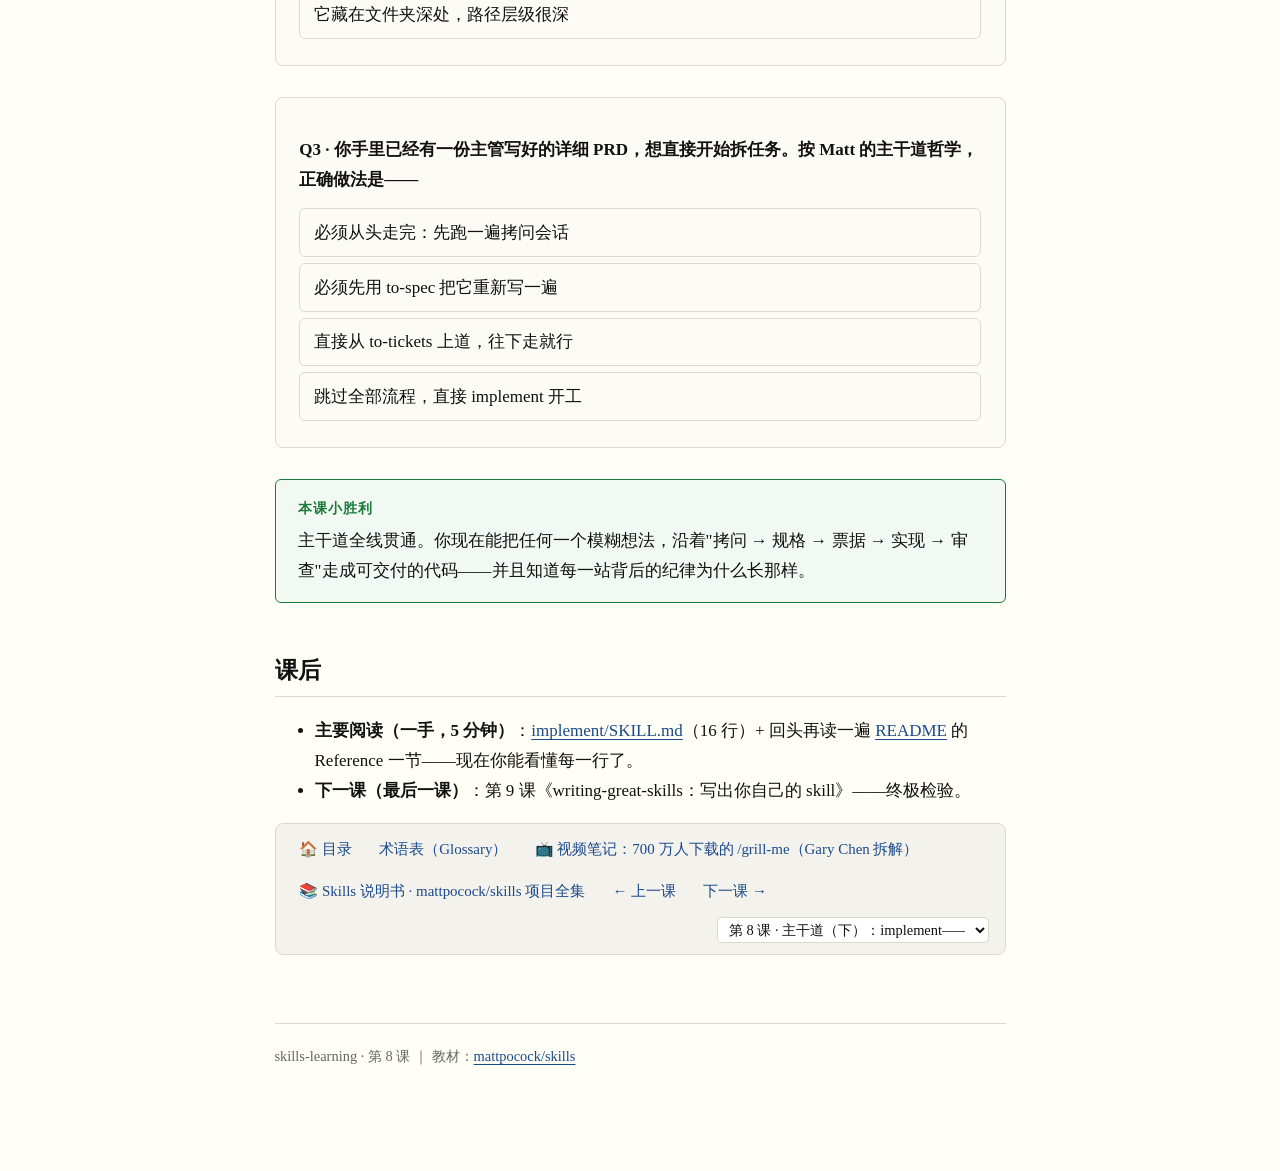
<file: lessons/0008-implement-mainline.html>
<!DOCTYPE html>
<html lang="zh-CN">
<head>
<meta charset="UTF-8">
<meta name="viewport" content="width=device-width, initial-scale=1.0">
<title>第 8 课 · 主干道（下）：implement——四行字串起全部内功</title>
<link rel="stylesheet" href="../assets/course.css">
</head>
<body>

<h1>第 8 课 · 主干道（下）：implement——四行字串起全部内功</h1>
<p class="lesson-meta">
  阶段 3 · 工作流主干道 ｜ 预计 10 分钟 ｜
  使命：驾驭 AI Agent 的工程内功
</p>

<nav id="course-nav"></nav>

<div class="callout">
  <span class="label">本课只教一件事</span>
  <a href="https://github.com/mattpocock/skills/blob/main/skills/engineering/implement/SKILL.md">implement/SKILL.md</a> 是全套 skills 里"编排的极致"：正文四句话，却串起了你学过的全部内功。本课一半讲它，一半带你<strong>俯瞰整条主干道</strong>——这是收官前的全景图。
</div>

<h2>一、一手源码全文（真的只有四句）</h2>

<pre><code>Implement the work described by the user in the spec or tickets.

Use /tdd where possible, at pre-agreed seams.

Run typechecking regularly, single test files regularly,
and the full test suite once at the end.

Once done, use /code-review to review the work.

Commit your work to the current branch.</code></pre>

<div class="callout">
  <span class="label">中文对照</span>
  <p style="margin:.3rem 0">① 实现用户在规格或票据中描述的工作。</p>
  <p style="margin:.3rem 0">② 尽可能使用 /tdd，在预先约定的接缝上。</p>
  <p style="margin:.3rem 0">③ 频繁跑类型检查、频繁跑单个测试文件，最后完整跑一次全量测试套件。</p>
  <p style="margin:.3rem 0">④ 完成后，用 /code-review 审查工作。</p>
  <p style="margin:.3rem 0">⑤ 把工作提交到当前分支。</p>
</div>

<h2>二、逐句看它调用了你学过的什么</h2>

<table>
  <tr><th>句</th><th>调用的内功</th><th>出自哪课</th></tr>
  <tr><td>"in the spec or tickets"</td><td>输入必须是 to-spec / to-tickets 的产物——没有规格不开工</td><td>第 7 课</td></tr>
  <tr><td>"Use /tdd... at pre-agreed seams"</td><td>红绿循环 + 预先约定的接缝（两道行动闸门一次引用）</td><td>第 4、6 课</td></tr>
  <tr><td>"typecheck regularly... full suite once at the end"</td><td>反馈循环的节奏设计：便宜的反馈（类型检查、单文件测试）高频跑，昂贵的反馈（全量套件）只在最后跑一次</td><td>第 1 课（反馈速率 = 速度上限）</td></tr>
  <tr><td>"use /code-review"</td><td>双轴审查 + 12 坏味道基线；TDD 循环里欠下的重构债在这里还</td><td>第 5、6 课</td></tr>
  <tr><td>"Commit to the current branch"</td><td>明确的完成标准（第 2 课）——落点清晰，不多不少</td><td>第 2 课</td></tr>
</table>

<p>四句话零新概念——所有的"厚"都住在被调用的 skill 里。<strong>implement 本身就是一个深模组</strong>：接口小（四句话），行为大（整条实现纪律）。Matt 把第 4 课的理论用在了 skill 的组织上，第三次了（grill-me、grill-with-docs、implement）。</p>

<h2>三、全景：主干道地图（你已集齐所有零件）</h2>

<pre><code>模糊想法
   │
   ▼
/grill-me 或 /grill-with-docs ······ 拷问出共识（+ 顺手长出 CONTEXT.md / ADR）
   │
   ▼
/to-spec ··························· 共识 → 规格书（六节模板，禁代码，发布到 tracker）
   │
   ▼
/to-tickets ························ 规格书 → 曳光弹票据集（垂直切片 + 阻塞边）
   │
   ▼
/implement（可多 agent 并行打前沿）···· 按票实现：/tdd 红绿循环 → /code-review 双轴审查 → commit
   │
   ▼
/improve-codebase-architecture ····· 日常保养：删除测试大扫除（每隔几天跑一次）</code></pre>

<p>再看一眼 Matt 与大框架的分野：这条主干道<strong>每一站都可以独立进出</strong>——手里已有规格（主管给的、别的 AI 产的），直接从 to-tickets 上道；只想拷问不想开发，grill-me 用完就走。这就是 README 里那句"从哪步开始、哪步结束完全由你决定"。</p>

<h2>四、随堂测验</h2>

<div class="quiz">
  <p class="q">Q1 · implement 为什么规定"类型检查频繁跑、全量测试套件只在最后跑一次"？</p>
  <label>因为全量测试不重要，意思一下就行</label>
  <label data-right="1">反馈按成本分层：便宜的高频，贵的收口</label>
  <label>因为类型检查能替代大部分测试用例</label>
  <label>因为全量测试在过程中一定跑不过的</label>
  <div class="feedback right">✅ 正确。反馈循环的经济学：类型检查和单文件测试秒级出结果——高频跑，让 agent 始终贴着反馈面工作；全量套件分钟级——只在最后收口跑一次，确认无回归。对照第 1 课引言："The rate of feedback is your speed limit."（反馈速率就是你的速度上限。）这套节奏值得原样搬进你自己 Agent 的执行循环。</div>
  <div class="feedback wrong">关键词：<strong>反馈的成本分层</strong>。便宜的反馈（typecheck、单文件测试，秒级）高频跑；昂贵的反馈（全量套件，分钟级）最后跑一次收口。既保住"反馈速率 = 速度上限"（第 1 课），又不为反馈本身付出过量时间。</div>
</div>

<div class="quiz">
  <p class="q">Q2 · "implement 本身就是一个深模组"——这个说法的依据是什么？</p>
  <label>它的实现代码很长，功能非常丰富</label>
  <label>它被调用的次数多，使用频率很高</label>
  <label data-right="1">接口四句话，背后藏着整条实现纪律</label>
  <label>它藏在文件夹深处，路径层级很深</label>
  <div class="feedback right">✅ 正确。按第 4 课定义：深度 = 接口的杠杆。你（调用者）只需学会一句 <code>/implement</code>，就撬动了 TDD 纪律 + 反馈节奏 + 双轴审查 + 提交规范的完整行为链——小接口，大行为。而这些行为的"实现"分散在 tdd、code-review 等被编排的 skill 里（内部零件），不暴露给调用者。</div>
  <div class="feedback wrong">用第 4 课的尺子量：深度是<strong>接口</strong>的属性。implement 的接口 = 四句话（学习成本极低），撬动的行为 = 整条实现纪律（TDD + 反馈节奏 + 审查 + 提交）。小接口 + 大行为 = 深模组。前两个选项都在拿"实现侧"或"使用侧"的属性说事，和深度定义无关。</div>
</div>

<div class="quiz">
  <p class="q">Q3 · 你手里已经有一份主管写好的详细 PRD，想直接开始拆任务。按 Matt 的主干道哲学，正确做法是——</p>
  <label>必须从头走完：先跑一遍拷问会话</label>
  <label>必须先用 to-spec 把它重新写一遍</label>
  <label data-right="1">直接从 to-tickets 上道，往下走就行</label>
  <label>跳过全部流程，直接 implement 开工</label>
  <div class="feedback right">✅ 正确。README 原话：手上有份规格（自己写的/主管给的/别的 AI 产的）就能直接跳到 to-tickets。每站独立进出正是与 Superpowers 式"绑死九步"的核心区别。（直接 implement 则跳过头了：没有垂直切片和阻塞边，一整份 PRD 塞不进一个 context window——第 7 课 Q2 的约束还在。）</div>
  <div class="feedback wrong">"小而模组化"的红利就在这：每站可独立进出，有规格就从 to-tickets 上道，不必重走上游（重新拷问/重写规格是在给流程上枷锁——Matt 批评大框架的正是这个）。但也别跳过 to-tickets 直接 implement：整份 PRD 塞不进一个 context window，垂直切片和阻塞边是并行与保绿的前提。</div>
</div>

<div class="win">
  <span class="label">本课小胜利</span>
  主干道全线贯通。你现在能把任何一个模糊想法，沿着"拷问 → 规格 → 票据 → 实现 → 审查"走成可交付的代码——并且知道每一站背后的纪律为什么长那样。
</div>

<h2>课后</h2>
<ul>
  <li><strong>主要阅读（一手，5 分钟）</strong>：<a href="https://github.com/mattpocock/skills/blob/main/skills/engineering/implement/SKILL.md">implement/SKILL.md</a>（16 行）+ 回头再读一遍 <a href="https://github.com/mattpocock/skills/blob/main/README.md">README</a> 的 Reference 一节——现在你能看懂每一行了。</li>
  <li><strong>下一课（最后一课）</strong>：第 9 课《writing-great-skills：写出你自己的 skill》——终极检验。</li>
</ul>

<nav id="course-nav"></nav>

<footer>
  skills-learning · 第 8 课 ｜ 教材：<a href="https://github.com/mattpocock/skills">mattpocock/skills</a>
</footer>

<script src="../assets/quiz.js"></script>
<script src="../assets/toc-data.js"></script>
<script src="../assets/nav.js"></script>
</body>
</html>
</file>
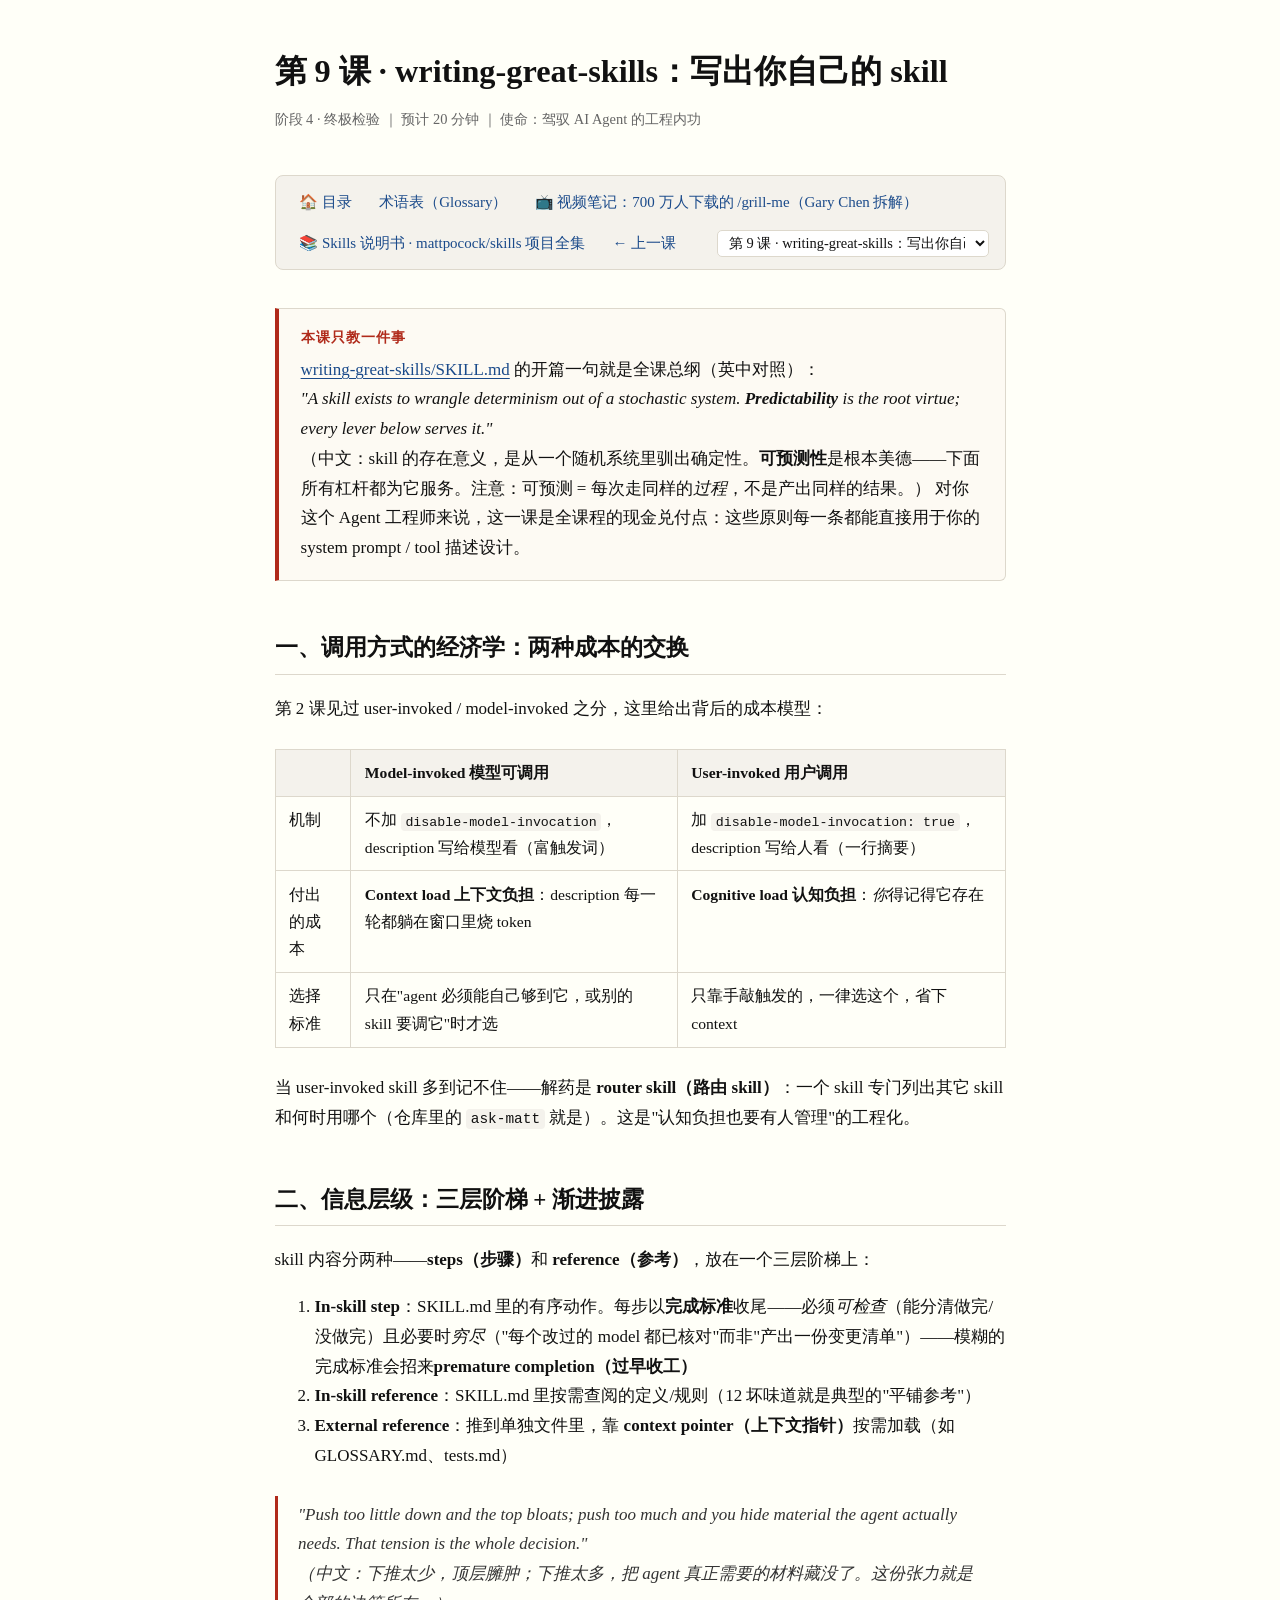
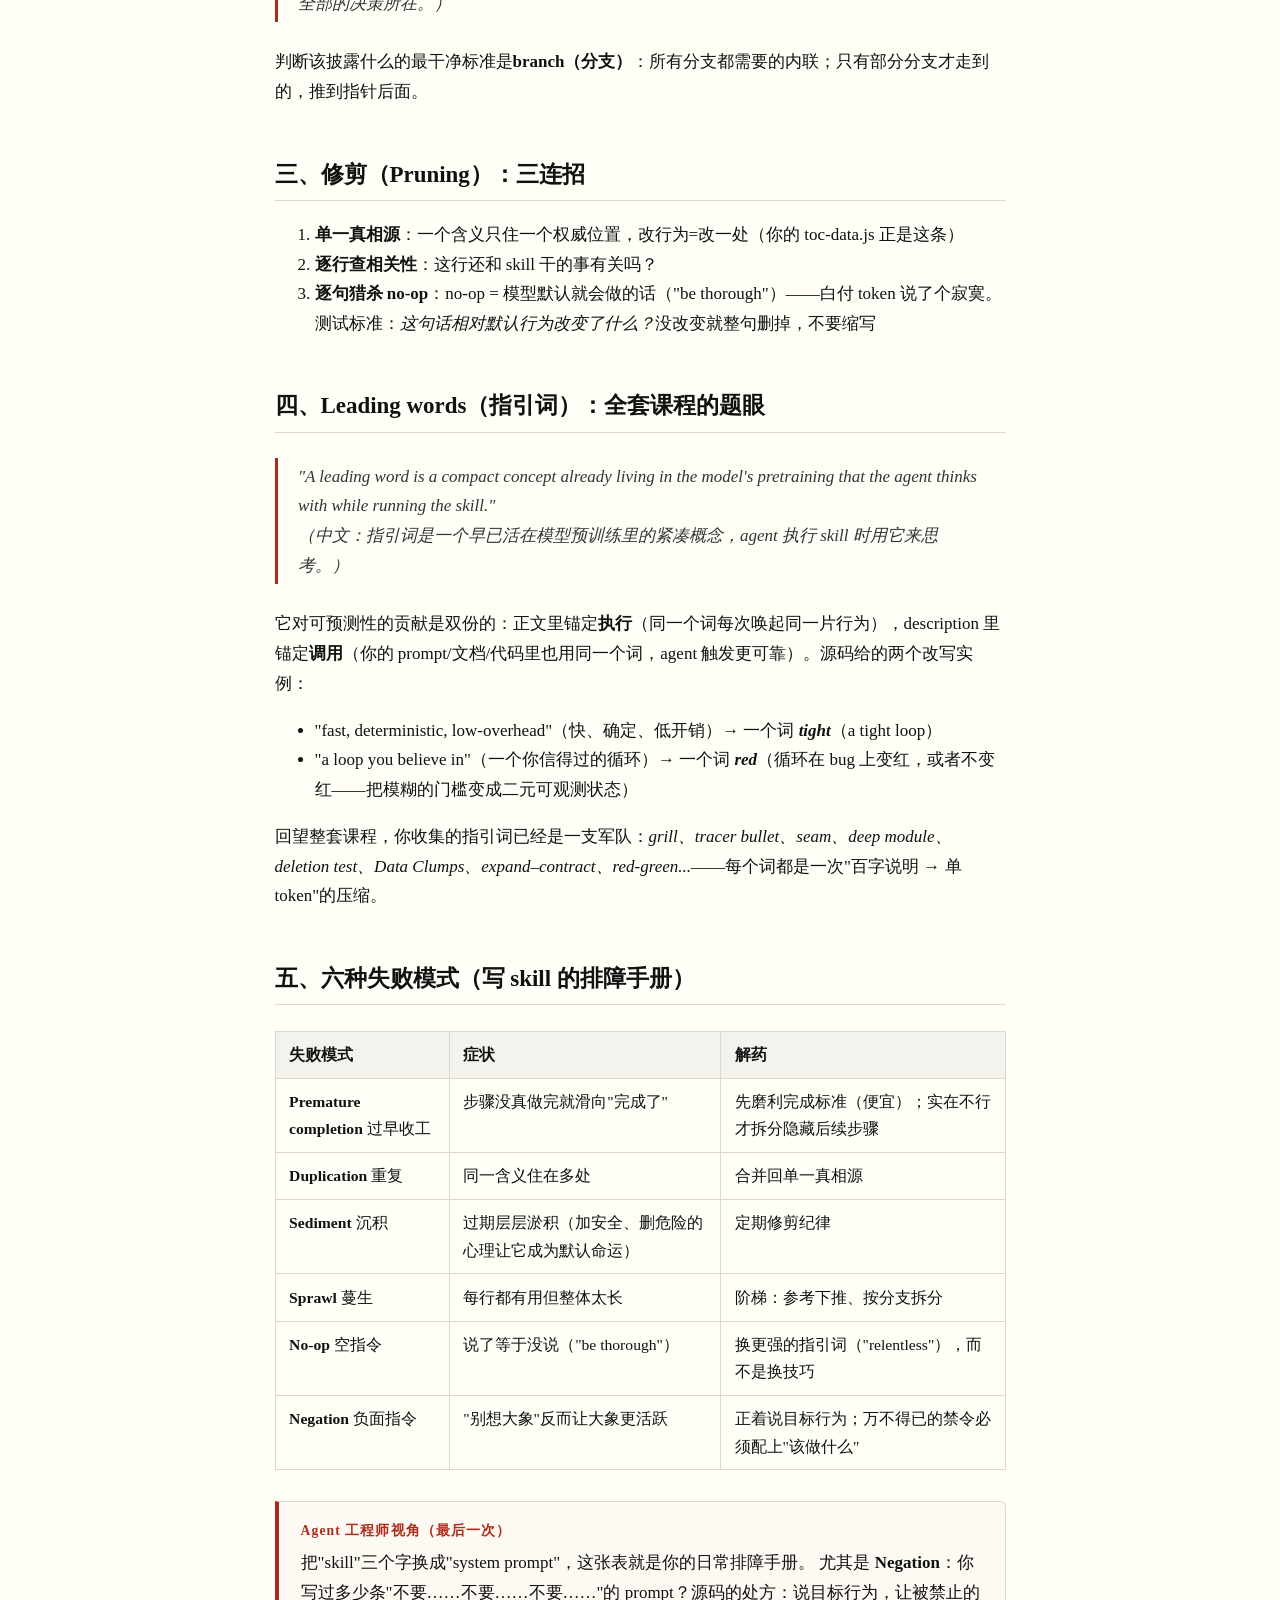
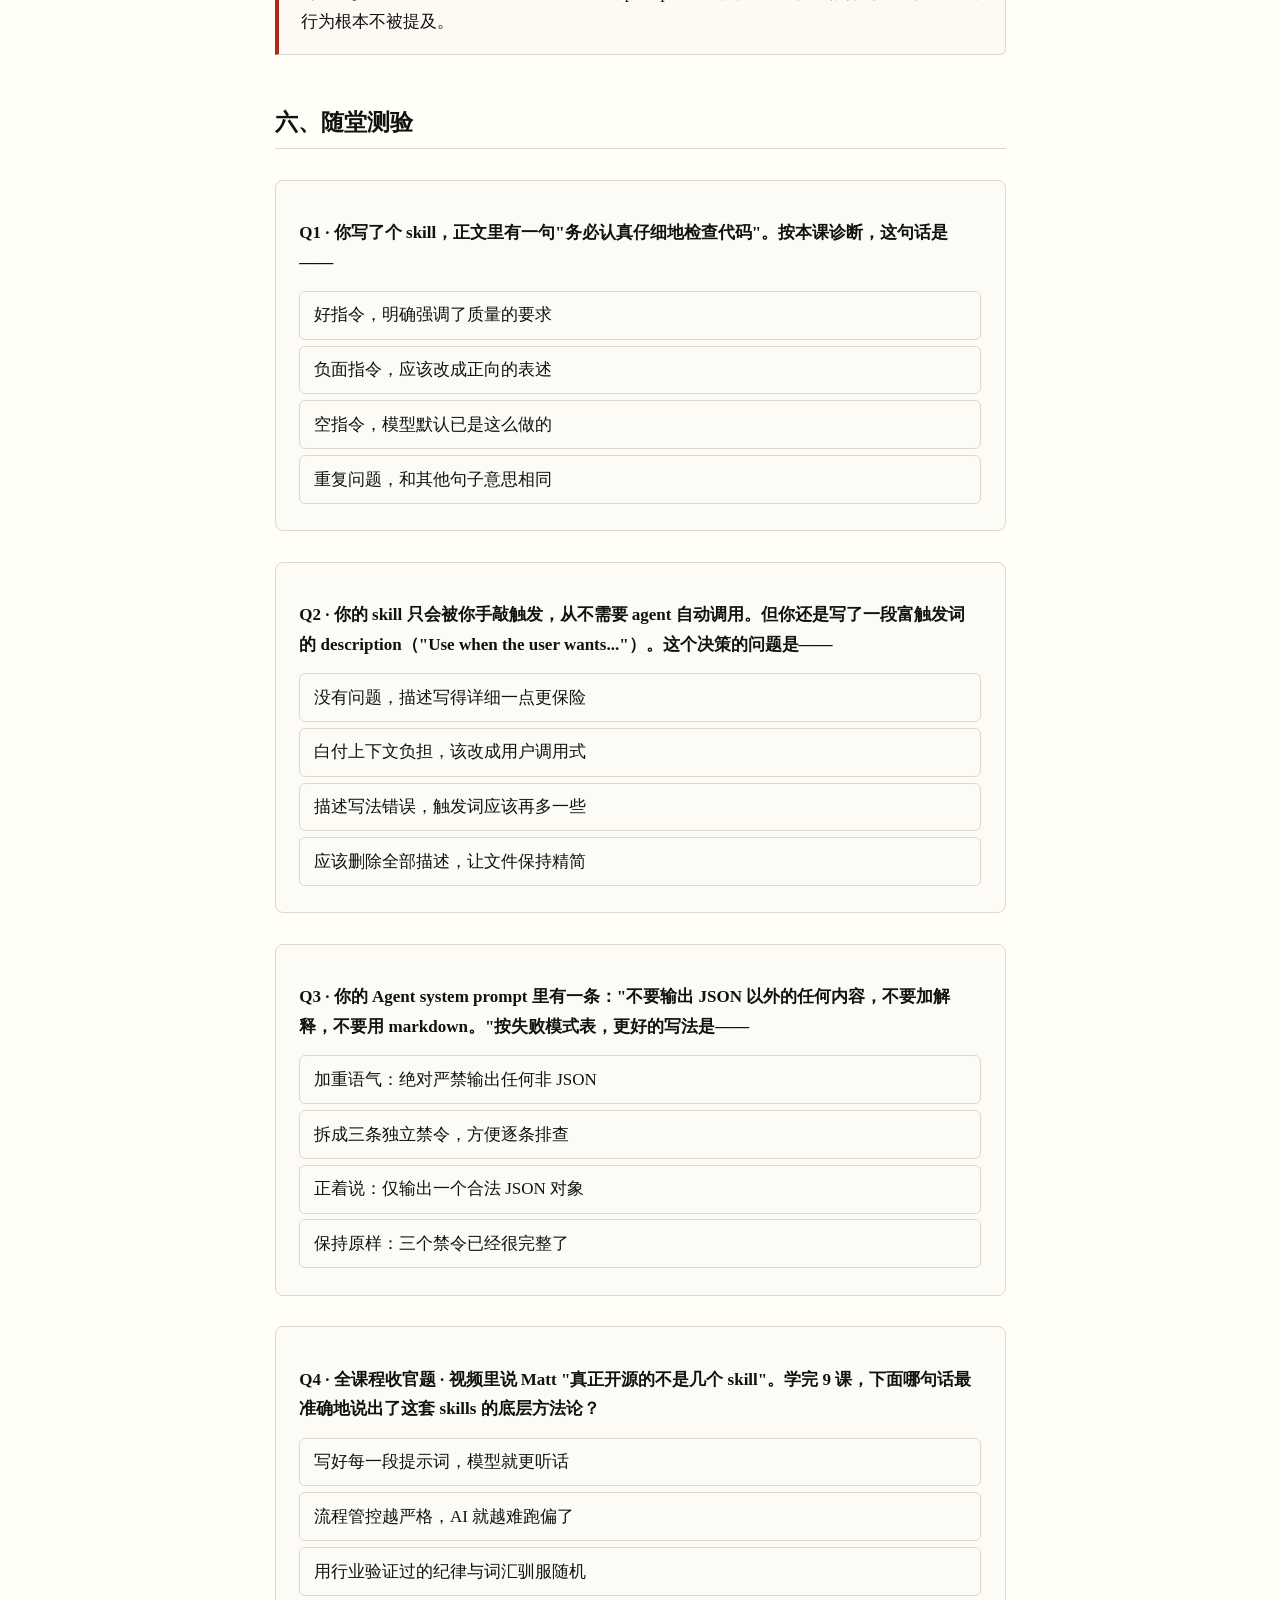
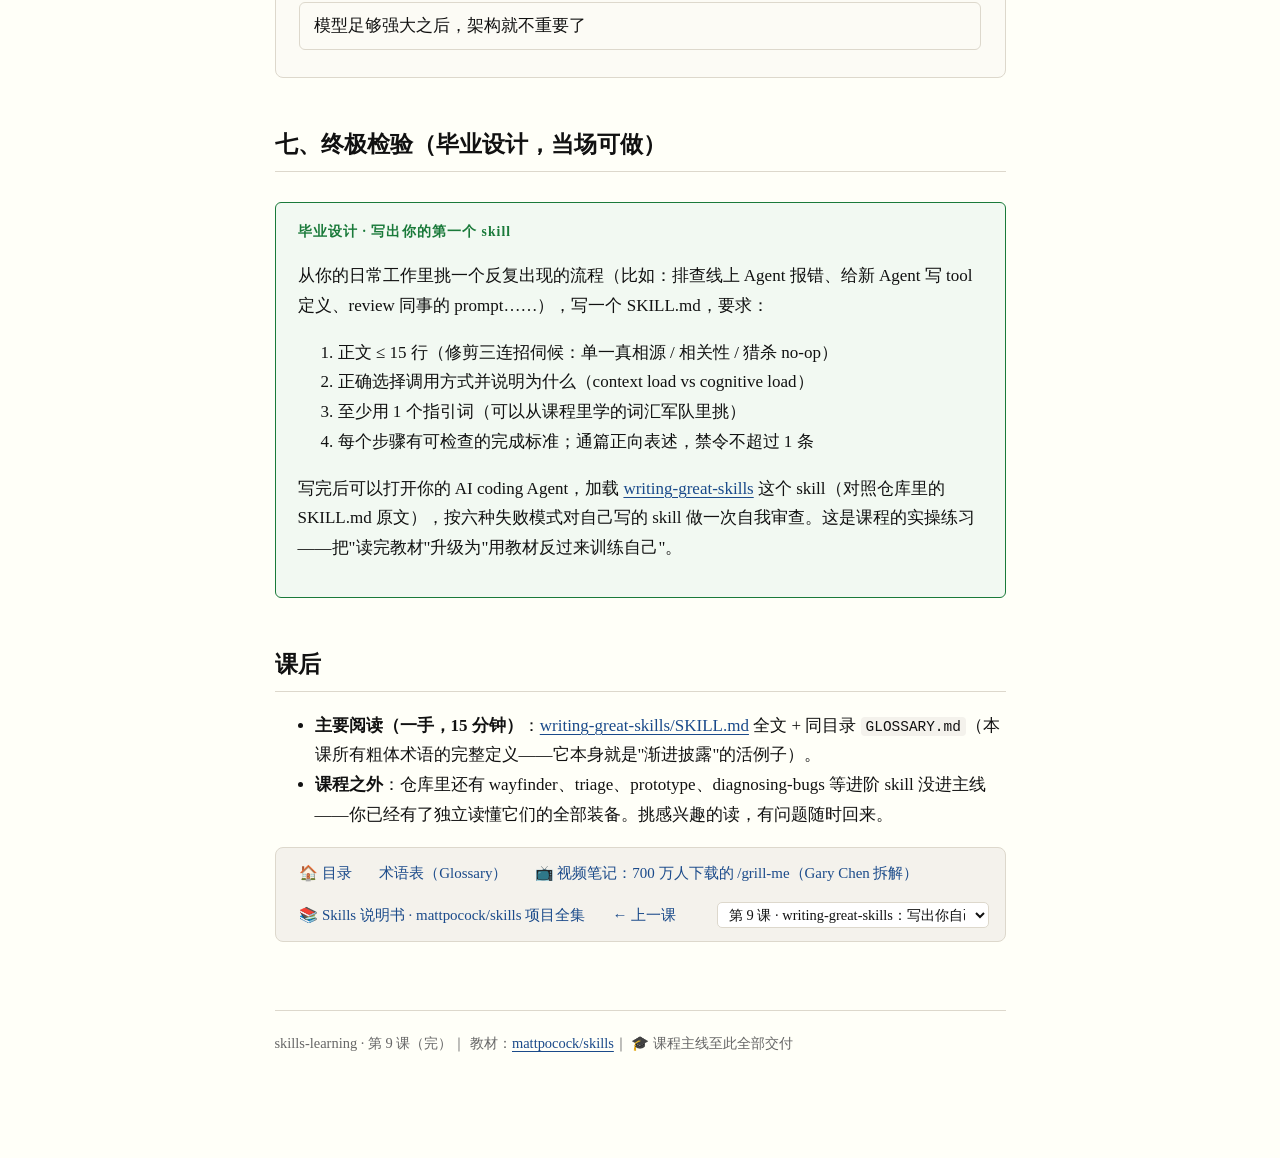
<file: lessons/0009-writing-great-skills.html>
<!DOCTYPE html>
<html lang="zh-CN">
<head>
<meta charset="UTF-8">
<meta name="viewport" content="width=device-width, initial-scale=1.0">
<title>第 9 课 · writing-great-skills：写出你自己的 skill</title>
<link rel="stylesheet" href="../assets/course.css">
</head>
<body>

<h1>第 9 课 · writing-great-skills：写出你自己的 skill</h1>
<p class="lesson-meta">
  阶段 4 · 终极检验 ｜ 预计 20 分钟 ｜
  使命：驾驭 AI Agent 的工程内功
</p>

<nav id="course-nav"></nav>

<div class="callout">
  <span class="label">本课只教一件事</span>
  <a href="https://github.com/mattpocock/skills/blob/main/skills/productivity/writing-great-skills/SKILL.md">writing-great-skills/SKILL.md</a> 的开篇一句就是全课总纲（英中对照）：<br>
  <em>"A skill exists to wrangle determinism out of a stochastic system. <strong>Predictability</strong> is the root virtue; every lever below serves it."</em><br>
  （中文：skill 的存在意义，是从一个随机系统里驯出确定性。<strong>可预测性</strong>是根本美德——下面所有杠杆都为它服务。注意：可预测 = 每次走同样的<em>过程</em>，不是产出同样的结果。）
  对你这个 Agent 工程师来说，这一课是全课程的现金兑付点：这些原则每一条都能直接用于你的 system prompt / tool 描述设计。
</div>

<h2>一、调用方式的经济学：两种成本的交换</h2>

<p>第 2 课见过 user-invoked / model-invoked 之分，这里给出背后的成本模型：</p>

<table>
  <tr><th></th><th>Model-invoked 模型可调用</th><th>User-invoked 用户调用</th></tr>
  <tr><td>机制</td><td>不加 <code>disable-model-invocation</code>，description 写给模型看（富触发词）</td><td>加 <code>disable-model-invocation: true</code>，description 写给人看（一行摘要）</td></tr>
  <tr><td>付出的成本</td><td><strong>Context load 上下文负担</strong>：description 每一轮都躺在窗口里烧 token</td><td><strong>Cognitive load 认知负担</strong>：<em>你</em>得记得它存在</td></tr>
  <tr><td>选择标准</td><td>只在"agent 必须能自己够到它，或别的 skill 要调它"时才选</td><td>只靠手敲触发的，一律选这个，省下 context</td></tr>
</table>

<p>当 user-invoked skill 多到记不住——解药是 <strong>router skill（路由 skill）</strong>：一个 skill 专门列出其它 skill 和何时用哪个（仓库里的 <code>ask-matt</code> 就是）。这是"认知负担也要有人管理"的工程化。</p>

<h2>二、信息层级：三层阶梯 + 渐进披露</h2>

<p>skill 内容分两种——<strong>steps（步骤）</strong>和 <strong>reference（参考）</strong>，放在一个三层阶梯上：</p>

<ol>
  <li><strong>In-skill step</strong>：SKILL.md 里的有序动作。每步以<strong>完成标准</strong>收尾——必须<em>可检查</em>（能分清做完/没做完）且必要时<em>穷尽</em>（"每个改过的 model 都已核对"而非"产出一份变更清单"）——模糊的完成标准会招来<strong>premature completion（过早收工）</strong></li>
  <li><strong>In-skill reference</strong>：SKILL.md 里按需查阅的定义/规则（12 坏味道就是典型的"平铺参考"）</li>
  <li><strong>External reference</strong>：推到单独文件里，靠 <strong>context pointer（上下文指针）</strong>按需加载（如 GLOSSARY.md、tests.md）</li>
</ol>

<blockquote>
  "Push too little down and the top bloats; push too much and you hide material the agent actually needs. That tension is the whole decision."<br>
  （中文：下推太少，顶层臃肿；下推太多，把 agent 真正需要的材料藏没了。这份张力就是全部的决策所在。）
</blockquote>

<p>判断该披露什么的最干净标准是<strong>branch（分支）</strong>：所有分支都需要的内联；只有部分分支才走到的，推到指针后面。</p>

<h2>三、修剪（Pruning）：三连招</h2>

<ol>
  <li><strong>单一真相源</strong>：一个含义只住一个权威位置，改行为=改一处（你的 toc-data.js 正是这条）</li>
  <li><strong>逐行查相关性</strong>：这行还和 skill 干的事有关吗？</li>
  <li><strong>逐句猎杀 no-op</strong>：no-op = 模型默认就会做的话（"be thorough"）——白付 token 说了个寂寞。测试标准：<em>这句话相对默认行为改变了什么？</em>没改变就整句删掉，不要缩写</li>
</ol>

<h2>四、Leading words（指引词）：全套课程的题眼</h2>

<blockquote>
  "A leading word is a compact concept already living in the model's pretraining that the agent thinks with while running the skill."<br>
  （中文：指引词是一个早已活在模型预训练里的紧凑概念，agent 执行 skill 时用它来思考。）
</blockquote>

<p>它对可预测性的贡献是双份的：正文里锚定<strong>执行</strong>（同一个词每次唤起同一片行为），description 里锚定<strong>调用</strong>（你的 prompt/文档/代码里也用同一个词，agent 触发更可靠）。源码给的两个改写实例：</p>

<ul>
  <li>"fast, deterministic, low-overhead"（快、确定、低开销）→ 一个词 <strong><em>tight</em></strong>（a tight loop）</li>
  <li>"a loop you believe in"（一个你信得过的循环）→ 一个词 <strong><em>red</em></strong>（循环在 bug 上变红，或者不变红——把模糊的门槛变成二元可观测状态）</li>
</ul>

<p>回望整套课程，你收集的指引词已经是一支军队：<em>grill、tracer bullet、seam、deep module、deletion test、Data Clumps、expand–contract、red-green...</em>——每个词都是一次"百字说明 → 单 token"的压缩。</p>

<h2>五、六种失败模式（写 skill 的排障手册）</h2>

<table>
  <tr><th>失败模式</th><th>症状</th><th>解药</th></tr>
  <tr><td><strong>Premature completion</strong> 过早收工</td><td>步骤没真做完就滑向"完成了"</td><td>先磨利完成标准（便宜）；实在不行才拆分隐藏后续步骤</td></tr>
  <tr><td><strong>Duplication</strong> 重复</td><td>同一含义住在多处</td><td>合并回单一真相源</td></tr>
  <tr><td><strong>Sediment</strong> 沉积</td><td>过期层层淤积（加安全、删危险的心理让它成为默认命运）</td><td>定期修剪纪律</td></tr>
  <tr><td><strong>Sprawl</strong> 蔓生</td><td>每行都有用但整体太长</td><td>阶梯：参考下推、按分支拆分</td></tr>
  <tr><td><strong>No-op</strong> 空指令</td><td>说了等于没说（"be thorough"）</td><td>换更强的指引词（"relentless"），而不是换技巧</td></tr>
  <tr><td><strong>Negation</strong> 负面指令</td><td>"别想大象"反而让大象更活跃</td><td>正着说目标行为；万不得已的禁令必须配上"该做什么"</td></tr>
</table>

<div class="callout">
  <span class="label">Agent 工程师视角（最后一次）</span>
  把"skill"三个字换成"system prompt"，这张表就是你的日常排障手册。
  尤其是 <strong>Negation</strong>：你写过多少条"不要……不要……不要……"的 prompt？源码的处方：说目标行为，让被禁止的行为根本不被提及。
</div>

<h2>六、随堂测验</h2>

<div class="quiz">
  <p class="q">Q1 · 你写了个 skill，正文里有一句"务必认真仔细地检查代码"。按本课诊断，这句话是——</p>
  <label>好指令，明确强调了质量的要求</label>
  <label>负面指令，应该改成正向的表述</label>
  <label data-right="1">空指令，模型默认已是这么做的</label>
  <label>重复问题，和其他句子意思相同</label>
  <div class="feedback right">✅ 正确。No-op 测试："这句话相对默认行为改变了什么？"——模型默认就会"认真检查"，这句白烧 token。解药不是删了完事，而是问：我真正想要的行为是什么？如果是"逐条对照坏味道清单"，那就写清单 + 穷尽性完成标准（"12 条全部核对"）——从空话变成可检查的行为。</div>
  <div class="feedback wrong">用 no-op 测试量它："务必认真仔细"改变了模型的默认行为吗？——没有，模型默认就 thorough-ish。这是 No-op（空指令），白付 token。修复方向：要么换强指引词（relentless），要么写成可检查的完成标准（"12 条坏味道全部核对完毕"）。</div>
</div>

<div class="quiz">
  <p class="q">Q2 · 你的 skill 只会被你手敲触发，从不需要 agent 自动调用。但你还是写了一段富触发词的 description（"Use when the user wants..."）。这个决策的问题是——</p>
  <label>没有问题，描述写得详细一点更保险</label>
  <label data-right="1">白付上下文负担，该改成用户调用式</label>
  <label>描述写法错误，触发词应该再多一些</label>
  <label>应该删除全部描述，让文件保持精简</label>
  <div class="feedback right">✅ 正确。成本模型：model-invoked 的 description 每轮都躺在 context window 里烧 token（context load）。只靠手敲触发的 skill，应设 <code>disable-model-invocation: true</code>，description 改成给人看的一行摘要——"pay no context load"（不付上下文负担）。这也是你设计 Agent tool 清单的同款决策：每个 tool description 都在每轮烧 token，不需要模型自主选择的能力就别注册成 tool。</div>
  <div class="feedback wrong">看成本模型：description 的富触发词是给<strong>模型自动调用</strong>用的，代价是每轮 context load。既然只手敲触发，这份 token 是白烧的——应设 <code>disable-model-invocation: true</code>，description 换成人看的一行摘要。注意不是"删除描述"：user-invoked 仍需要一行给人看的摘要（否则你自己都忘了它是干嘛的——cognitive load 无人买单）。</div>
</div>

<div class="quiz">
  <p class="q">Q3 · 你的 Agent system prompt 里有一条："不要输出 JSON 以外的任何内容，不要加解释，不要用 markdown。"按失败模式表，更好的写法是——</p>
  <label>加重语气：绝对严禁输出任何非 JSON</label>
  <label>拆成三条独立禁令，方便逐条排查</label>
  <label data-right="1">正着说：仅输出一个合法 JSON 对象</label>
  <label>保持原样：三个禁令已经很完整了</label>
  <div class="feedback right">✅ 正确。Negation 失败模式："don't think of an elephant"——禁令把被禁的东西送进了注意力。正向表述"你的完整输出是一个合法的 JSON 对象，以 { 开始、以 } 结束"，解释和 markdown 根本没被提及、也就没被激活。源码的保留条款：实在无法正向表述的硬护栏才留禁令，且必须配上"该做什么"。</div>
  <div class="feedback wrong">这是 Negation（负面指令）失败模式：每条"不要 X"都在把 X 送进模型的注意力（"别想大象"效应）。处方："Prompt the positive"——正着说目标：仅输出一个合法 JSON 对象（以 { 开始、} 结束）。被禁的行为不被提及，就不会被激活。加重语气和拆分禁令都是在同一个坑里挖深。</div>
</div>

<div class="quiz">
  <p class="q">Q4 · 全课程收官题 · 视频里说 Matt "真正开源的不是几个 skill"。学完 9 课，下面哪句话最准确地说出了这套 skills 的底层方法论？</p>
  <label>写好每一段提示词，模型就更听话</label>
  <label>流程管控越严格，AI 就越难跑偏了</label>
  <label data-right="1">用行业验证过的纪律与词汇驯服随机</label>
  <label>模型足够强大之后，架构就不重要了</label>
  <div class="feedback right">✅ 正确，毕业了。整套体系 = 几十年被验证的工程纪律（深模组/坏味道/TDD/DDD）+ 预训练里现成的指引词，压缩成小而可组合的模组，从随机系统里驯出<strong>过程的可预测性</strong>——同时把每个决策点都留给人类。第二个选项恰是 Matt 反对的大框架路线；第四个是第 1 课就否掉的迷思（基本功 matter more than ever）。</div>
  <div class="feedback wrong">再品一次总纲："wrangle determinism out of a stochastic system"——手段不是更严的流程（那是 Spec-Kit 路线，Matt 明确反对），也不只是"提示词写得好"（那只是表层），而是把<strong>行业验证过的工程纪律</strong>用<strong>预训练里现成的词汇</strong>压缩进小模组。这是"只有领域专家才能真正控制 AI"的完整含义。</div>
</div>

<h2>七、终极检验（毕业设计，当场可做）</h2>

<div class="win">
  <span class="label">毕业设计 · 写出你的第一个 skill</span>
  <p>从你的日常工作里挑一个反复出现的流程（比如：排查线上 Agent 报错、给新 Agent 写 tool 定义、review 同事的 prompt……），写一个 SKILL.md，要求：</p>
  <ol>
    <li>正文 ≤ 15 行（修剪三连招伺候：单一真相源 / 相关性 / 猎杀 no-op）</li>
    <li>正确选择调用方式并说明为什么（context load vs cognitive load）</li>
    <li>至少用 1 个指引词（可以从课程里学的词汇军队里挑）</li>
    <li>每个步骤有可检查的完成标准；通篇正向表述，禁令不超过 1 条</li>
  </ol>
  <p>写完后可以打开你的 AI coding Agent，加载 <a href="https://github.com/mattpocock/skills/blob/main/skills/productivity/writing-great-skills/SKILL.md">writing-great-skills</a> 这个 skill（对照仓库里的 SKILL.md 原文），按六种失败模式对自己写的 skill 做一次自我审查。这是课程的实操练习——把"读完教材"升级为"用教材反过来训练自己"。</p>
</div>

<h2>课后</h2>
<ul>
  <li><strong>主要阅读（一手，15 分钟）</strong>：<a href="https://github.com/mattpocock/skills/blob/main/skills/productivity/writing-great-skills/SKILL.md">writing-great-skills/SKILL.md</a> 全文 + 同目录 <code>GLOSSARY.md</code>（本课所有粗体术语的完整定义——它本身就是"渐进披露"的活例子）。</li>
  <li><strong>课程之外</strong>：仓库里还有 wayfinder、triage、prototype、diagnosing-bugs 等进阶 skill 没进主线——你已经有了独立读懂它们的全部装备。挑感兴趣的读，有问题随时回来。</li>
</ul>

<nav id="course-nav"></nav>

<footer>
  skills-learning · 第 9 课（完）｜ 教材：<a href="https://github.com/mattpocock/skills">mattpocock/skills</a>｜
  🎓 课程主线至此全部交付
</footer>

<script src="../assets/quiz.js"></script>
<script src="../assets/toc-data.js"></script>
<script src="../assets/nav.js"></script>
</body>
</html>
</file>
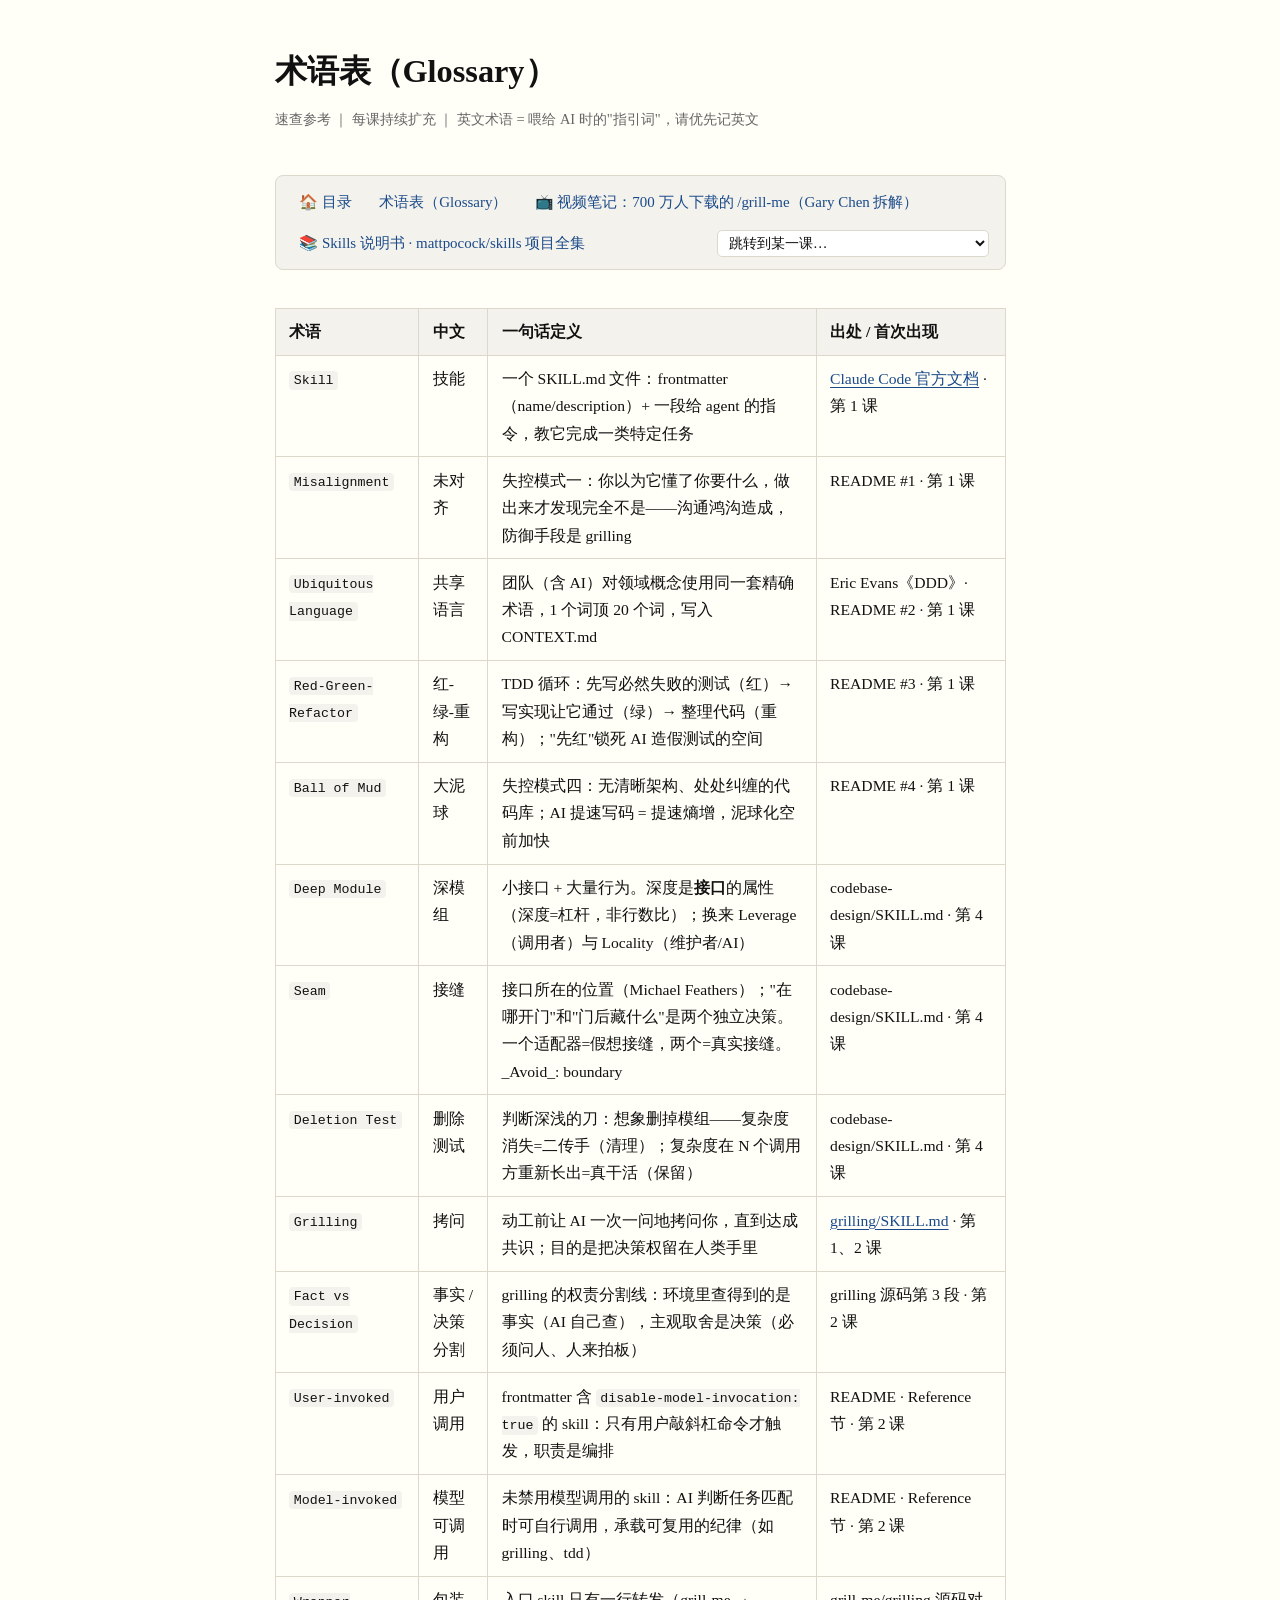
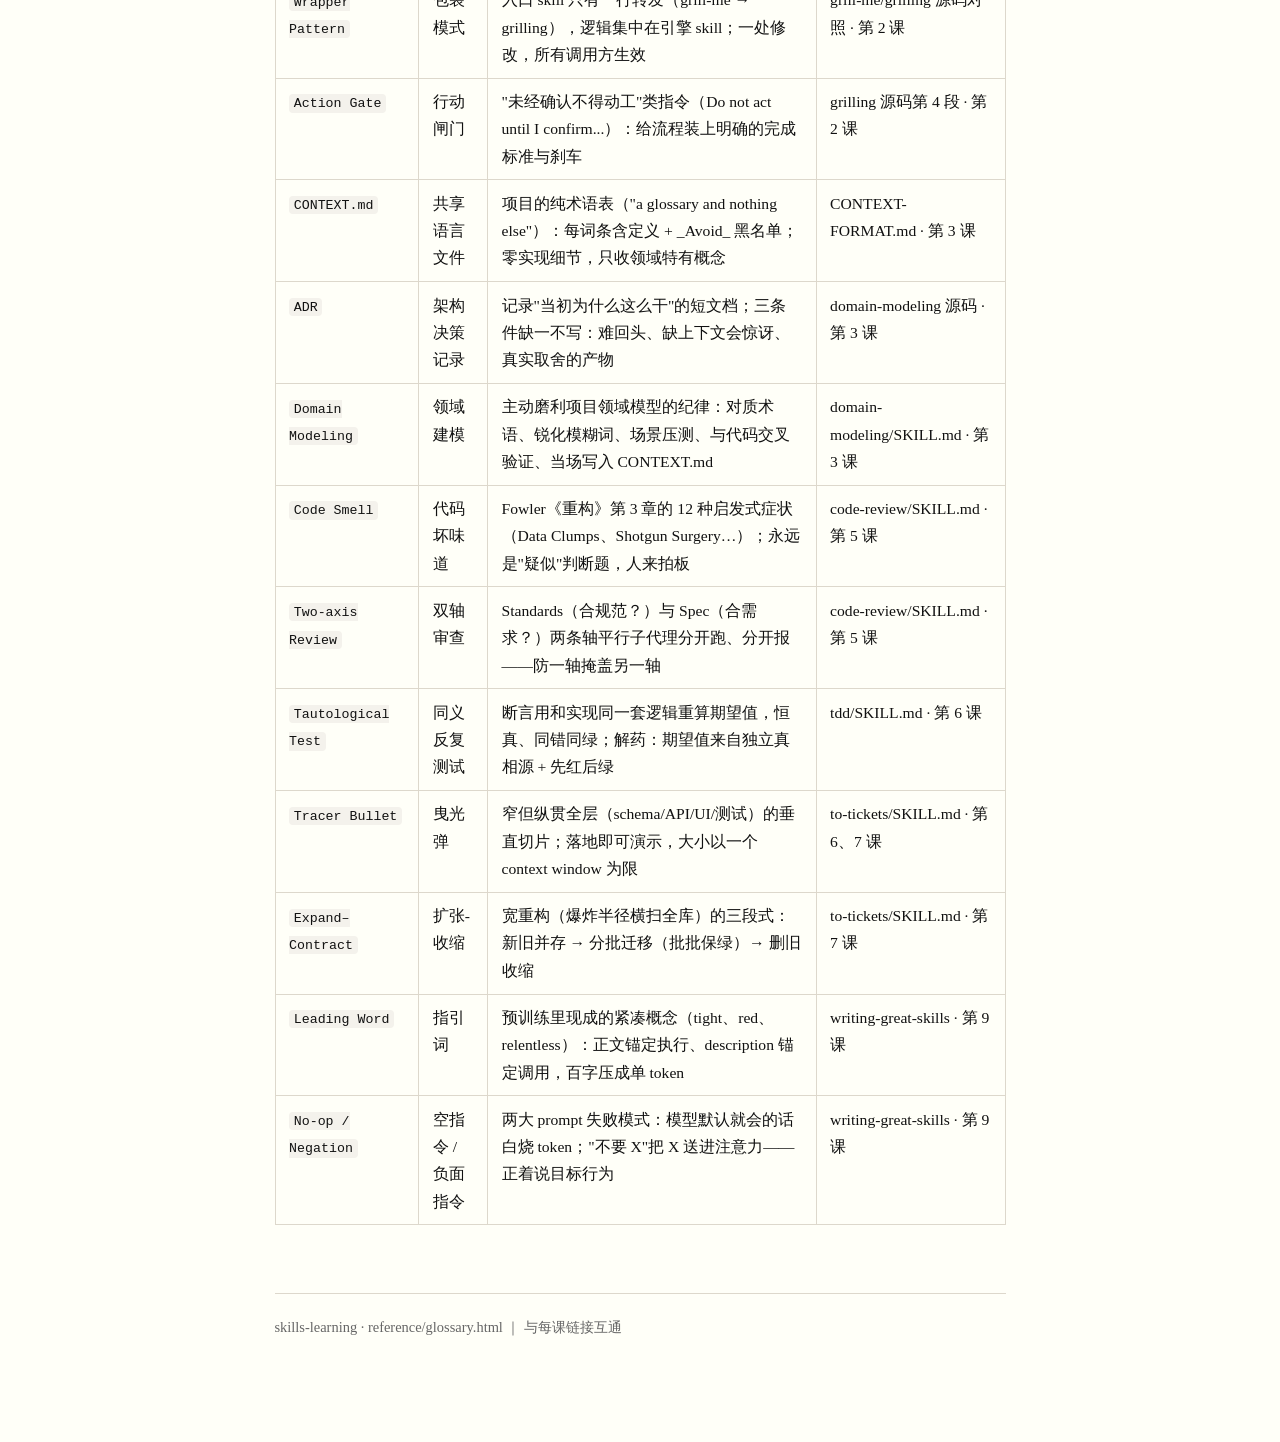
<file: reference/glossary.html>
<!DOCTYPE html>
<html lang="zh-CN">
<head>
<meta charset="UTF-8">
<meta name="viewport" content="width=device-width, initial-scale=1.0">
<title>术语表 · skills-learning</title>
<link rel="stylesheet" href="../assets/course.css">
</head>
<body>

<h1>术语表（Glossary）</h1>
<p class="lesson-meta">速查参考 ｜ 每课持续扩充 ｜ 英文术语 = 喂给 AI 时的"指引词"，请优先记英文</p>

<nav id="course-nav"></nav>

<table>
  <tr><th>术语</th><th>中文</th><th>一句话定义</th><th>出处 / 首次出现</th></tr>
  <tr>
    <td><code>Skill</code></td>
    <td>技能</td>
    <td>一个 SKILL.md 文件：frontmatter（name/description）+ 一段给 agent 的指令，教它完成一类特定任务</td>
    <td><a href="https://code.claude.com/docs/en/skills">Claude Code 官方文档</a> · 第 1 课</td>
  </tr>
  <tr>
    <td><code>Misalignment</code></td>
    <td>未对齐</td>
    <td>失控模式一：你以为它懂了你要什么，做出来才发现完全不是——沟通鸿沟造成，防御手段是 grilling</td>
    <td>README #1 · 第 1 课</td>
  </tr>
  <tr>
    <td><code>Ubiquitous Language</code></td>
    <td>共享语言</td>
    <td>团队（含 AI）对领域概念使用同一套精确术语，1 个词顶 20 个词，写入 CONTEXT.md</td>
    <td>Eric Evans《DDD》· README #2 · 第 1 课</td>
  </tr>
  <tr>
    <td><code>Red-Green-Refactor</code></td>
    <td>红-绿-重构</td>
    <td>TDD 循环：先写必然失败的测试（红）→ 写实现让它通过（绿）→ 整理代码（重构）；"先红"锁死 AI 造假测试的空间</td>
    <td>README #3 · 第 1 课</td>
  </tr>
  <tr>
    <td><code>Ball of Mud</code></td>
    <td>大泥球</td>
    <td>失控模式四：无清晰架构、处处纠缠的代码库；AI 提速写码 = 提速熵增，泥球化空前加快</td>
    <td>README #4 · 第 1 课</td>
  </tr>
  <tr>
    <td><code>Deep Module</code></td>
    <td>深模组</td>
    <td>小接口 + 大量行为。深度是<strong>接口</strong>的属性（深度=杠杆，非行数比）；换来 Leverage（调用者）与 Locality（维护者/AI）</td>
    <td>codebase-design/SKILL.md · 第 4 课</td>
  </tr>
  <tr>
    <td><code>Seam</code></td>
    <td>接缝</td>
    <td>接口所在的位置（Michael Feathers）；"在哪开门"和"门后藏什么"是两个独立决策。一个适配器=假想接缝，两个=真实接缝。_Avoid_: boundary</td>
    <td>codebase-design/SKILL.md · 第 4 课</td>
  </tr>
  <tr>
    <td><code>Deletion Test</code></td>
    <td>删除测试</td>
    <td>判断深浅的刀：想象删掉模组——复杂度消失=二传手（清理）；复杂度在 N 个调用方重新长出=真干活（保留）</td>
    <td>codebase-design/SKILL.md · 第 4 课</td>
  </tr>
  <tr>
    <td><code>Grilling</code></td>
    <td>拷问</td>
    <td>动工前让 AI 一次一问地拷问你，直到达成共识；目的是把决策权留在人类手里</td>
    <td><a href="https://github.com/mattpocock/skills/blob/main/skills/productivity/grilling/SKILL.md">grilling/SKILL.md</a> · 第 1、2 课</td>
  </tr>
  <tr>
    <td><code>Fact vs Decision</code></td>
    <td>事实 / 决策分割</td>
    <td>grilling 的权责分割线：环境里查得到的是事实（AI 自己查），主观取舍是决策（必须问人、人来拍板）</td>
    <td>grilling 源码第 3 段 · 第 2 课</td>
  </tr>
  <tr>
    <td><code>User-invoked</code></td>
    <td>用户调用</td>
    <td>frontmatter 含 <code>disable-model-invocation: true</code> 的 skill：只有用户敲斜杠命令才触发，职责是编排</td>
    <td>README · Reference 节 · 第 2 课</td>
  </tr>
  <tr>
    <td><code>Model-invoked</code></td>
    <td>模型可调用</td>
    <td>未禁用模型调用的 skill：AI 判断任务匹配时可自行调用，承载可复用的纪律（如 grilling、tdd）</td>
    <td>README · Reference 节 · 第 2 课</td>
  </tr>
  <tr>
    <td><code>Wrapper Pattern</code></td>
    <td>包装模式</td>
    <td>入口 skill 只有一行转发（grill-me → grilling），逻辑集中在引擎 skill；一处修改，所有调用方生效</td>
    <td>grill-me/grilling 源码对照 · 第 2 课</td>
  </tr>
  <tr>
    <td><code>Action Gate</code></td>
    <td>行动闸门</td>
    <td>"未经确认不得动工"类指令（Do not act until I confirm...）：给流程装上明确的完成标准与刹车</td>
    <td>grilling 源码第 4 段 · 第 2 课</td>
  </tr>
  <tr>
    <td><code>CONTEXT.md</code></td>
    <td>共享语言文件</td>
    <td>项目的纯术语表（"a glossary and nothing else"）：每词条含定义 + _Avoid_ 黑名单；零实现细节，只收领域特有概念</td>
    <td>CONTEXT-FORMAT.md · 第 3 课</td>
  </tr>
  <tr>
    <td><code>ADR</code></td>
    <td>架构决策记录</td>
    <td>记录"当初为什么这么干"的短文档；三条件缺一不写：难回头、缺上下文会惊讶、真实取舍的产物</td>
    <td>domain-modeling 源码 · 第 3 课</td>
  </tr>
  <tr>
    <td><code>Domain Modeling</code></td>
    <td>领域建模</td>
    <td>主动磨利项目领域模型的纪律：对质术语、锐化模糊词、场景压测、与代码交叉验证、当场写入 CONTEXT.md</td>
    <td>domain-modeling/SKILL.md · 第 3 课</td>
  </tr>
  <tr>
    <td><code>Code Smell</code></td>
    <td>代码坏味道</td>
    <td>Fowler《重构》第 3 章的 12 种启发式症状（Data Clumps、Shotgun Surgery…）；永远是"疑似"判断题，人来拍板</td>
    <td>code-review/SKILL.md · 第 5 课</td>
  </tr>
  <tr>
    <td><code>Two-axis Review</code></td>
    <td>双轴审查</td>
    <td>Standards（合规范？）与 Spec（合需求？）两条轴平行子代理分开跑、分开报——防一轴掩盖另一轴</td>
    <td>code-review/SKILL.md · 第 5 课</td>
  </tr>
  <tr>
    <td><code>Tautological Test</code></td>
    <td>同义反复测试</td>
    <td>断言用和实现同一套逻辑重算期望值，恒真、同错同绿；解药：期望值来自独立真相源 + 先红后绿</td>
    <td>tdd/SKILL.md · 第 6 课</td>
  </tr>
  <tr>
    <td><code>Tracer Bullet</code></td>
    <td>曳光弹</td>
    <td>窄但纵贯全层（schema/API/UI/测试）的垂直切片；落地即可演示，大小以一个 context window 为限</td>
    <td>to-tickets/SKILL.md · 第 6、7 课</td>
  </tr>
  <tr>
    <td><code>Expand–Contract</code></td>
    <td>扩张-收缩</td>
    <td>宽重构（爆炸半径横扫全库）的三段式：新旧并存 → 分批迁移（批批保绿）→ 删旧收缩</td>
    <td>to-tickets/SKILL.md · 第 7 课</td>
  </tr>
  <tr>
    <td><code>Leading Word</code></td>
    <td>指引词</td>
    <td>预训练里现成的紧凑概念（tight、red、relentless）：正文锚定执行、description 锚定调用，百字压成单 token</td>
    <td>writing-great-skills · 第 9 课</td>
  </tr>
  <tr>
    <td><code>No-op / Negation</code></td>
    <td>空指令 / 负面指令</td>
    <td>两大 prompt 失败模式：模型默认就会的话白烧 token；"不要 X"把 X 送进注意力——正着说目标行为</td>
    <td>writing-great-skills · 第 9 课</td>
  </tr>
</table>

<footer>skills-learning · reference/glossary.html ｜ 与每课链接互通</footer>

<script src="../assets/toc-data.js"></script>
<script src="../assets/nav.js"></script>
</body>
</html>
</file>
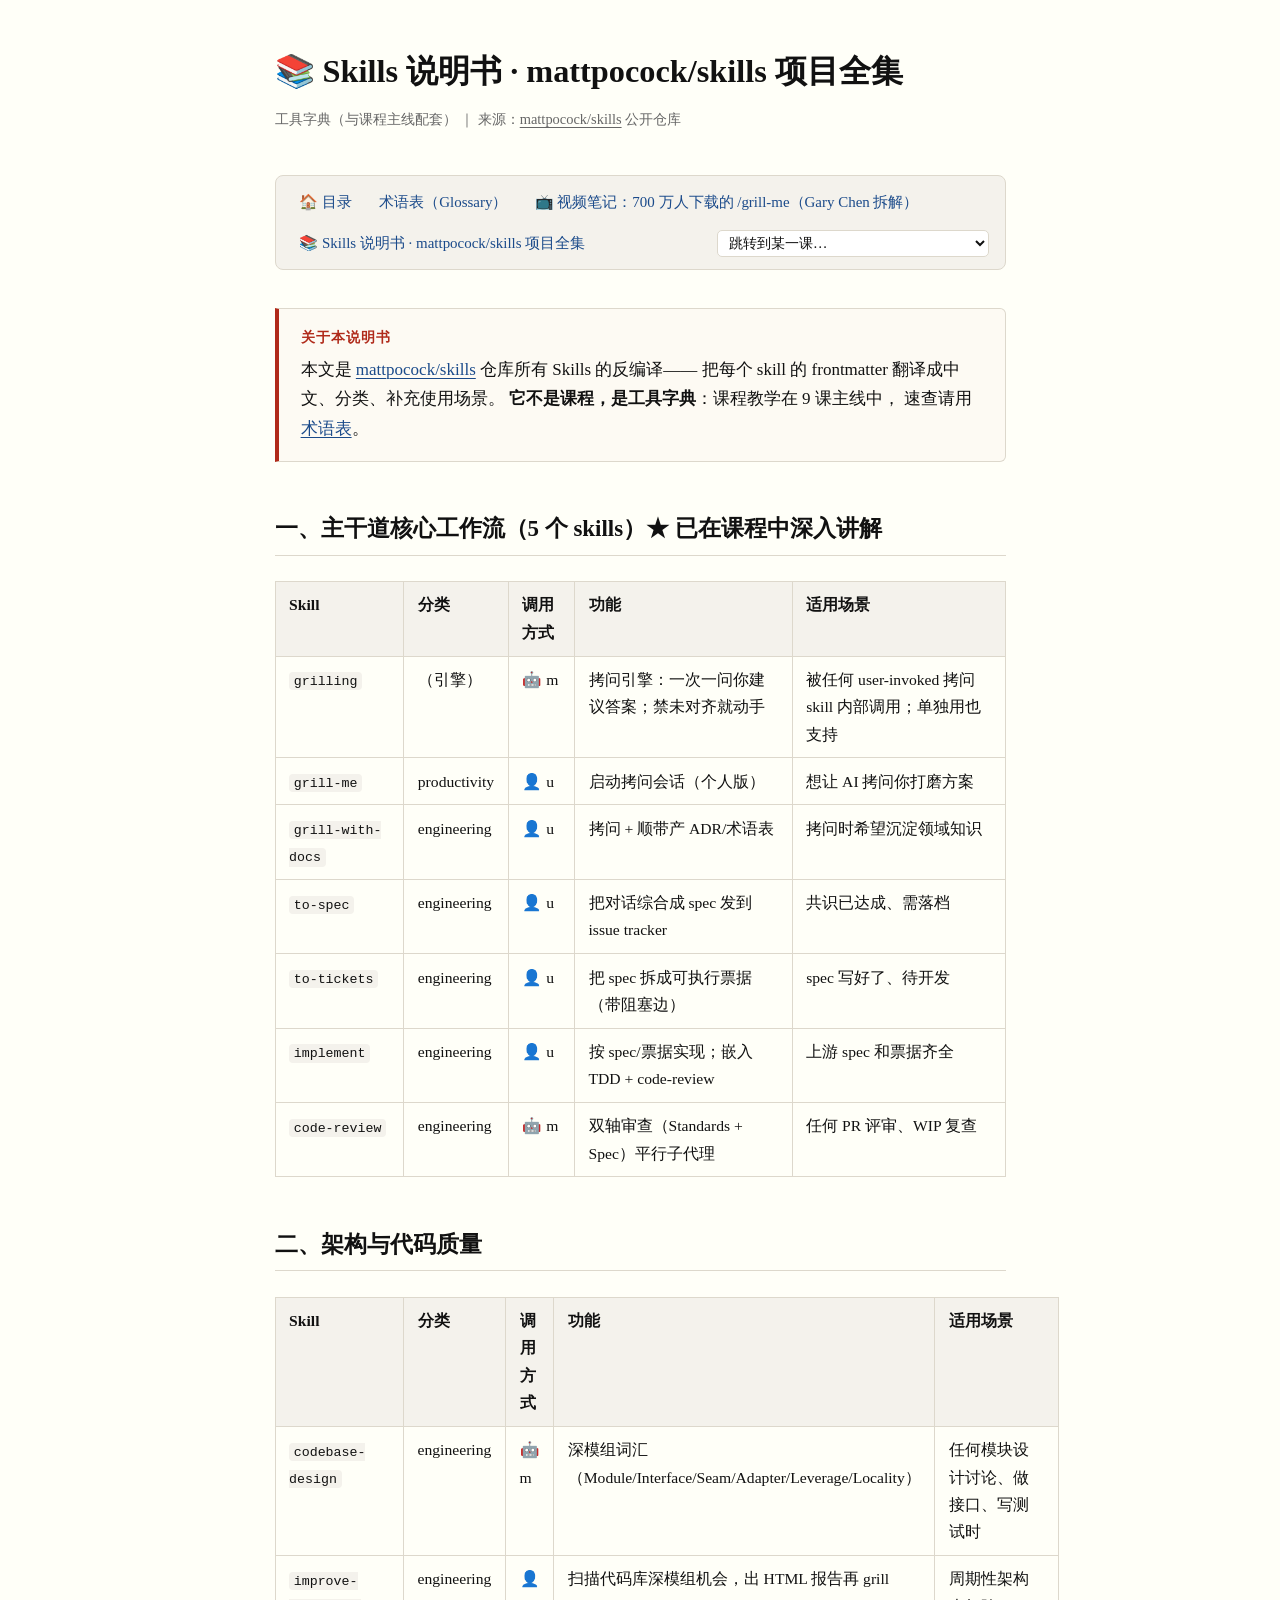
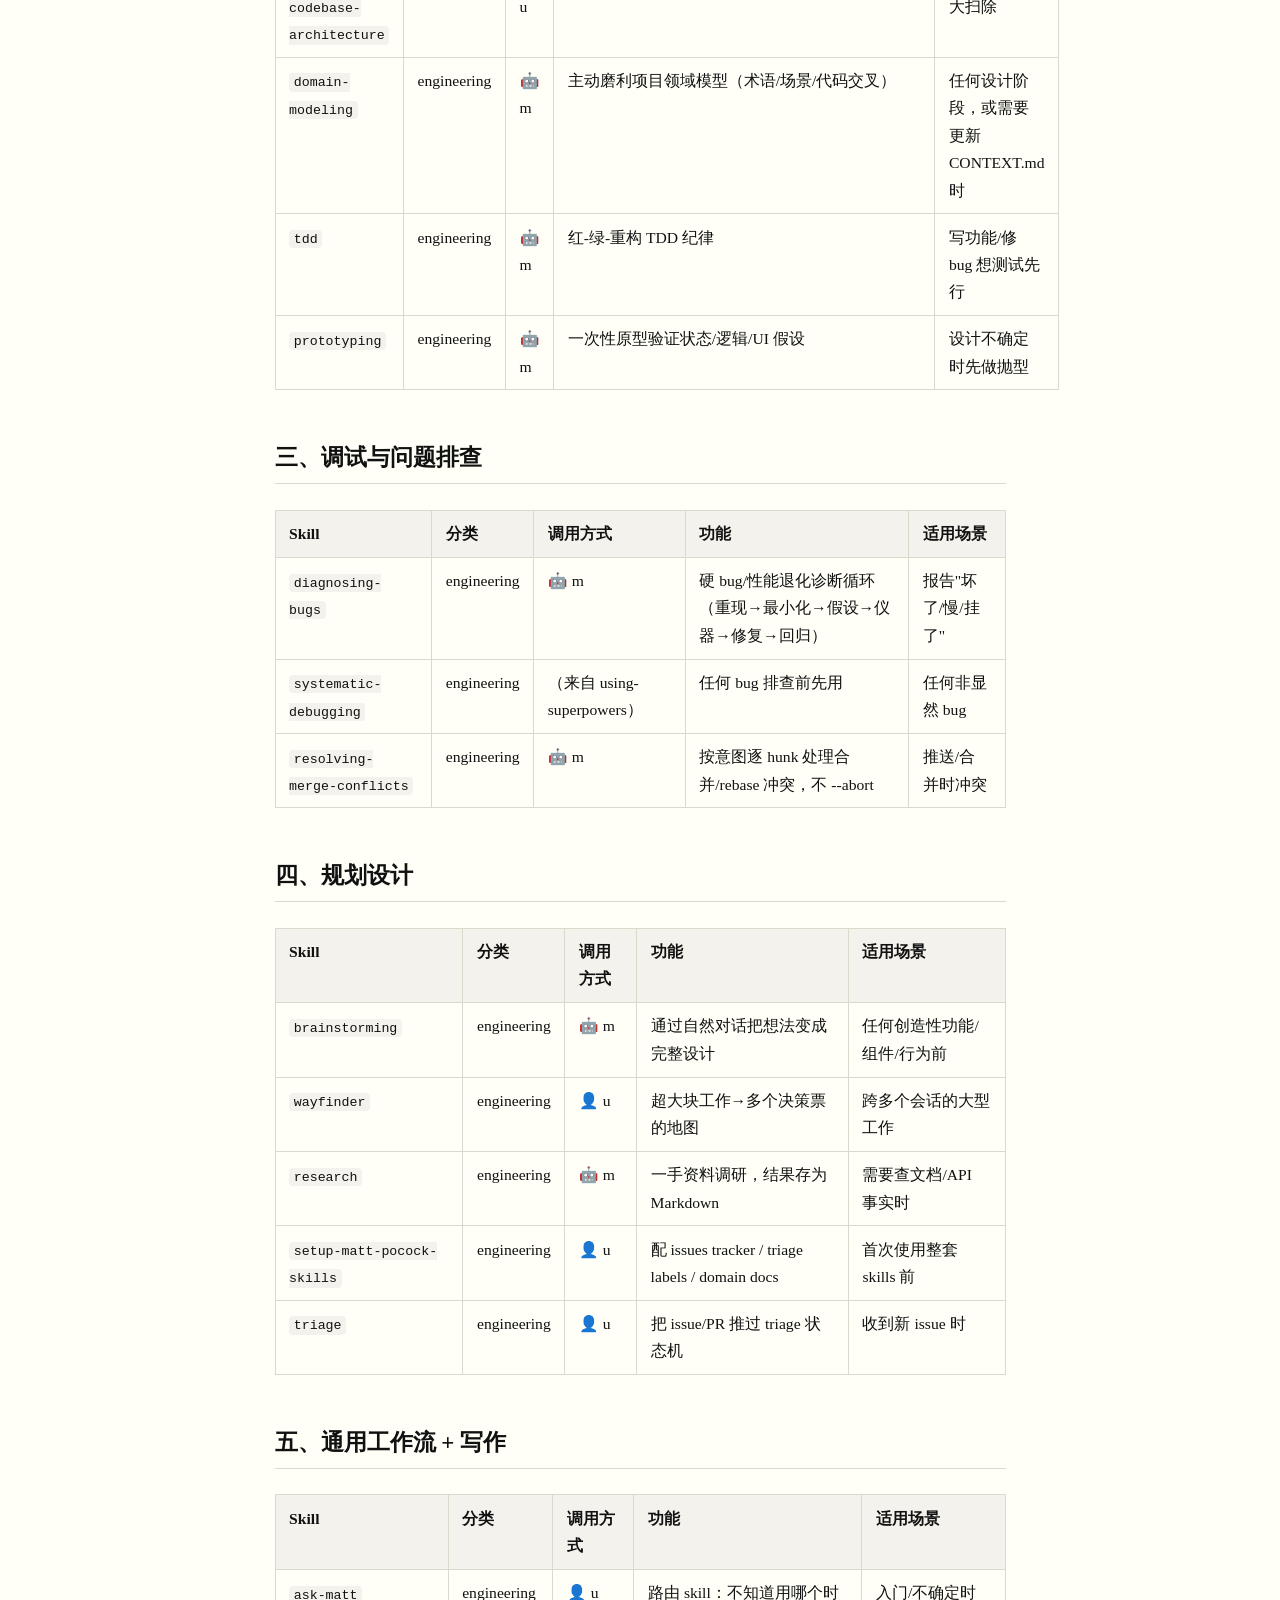
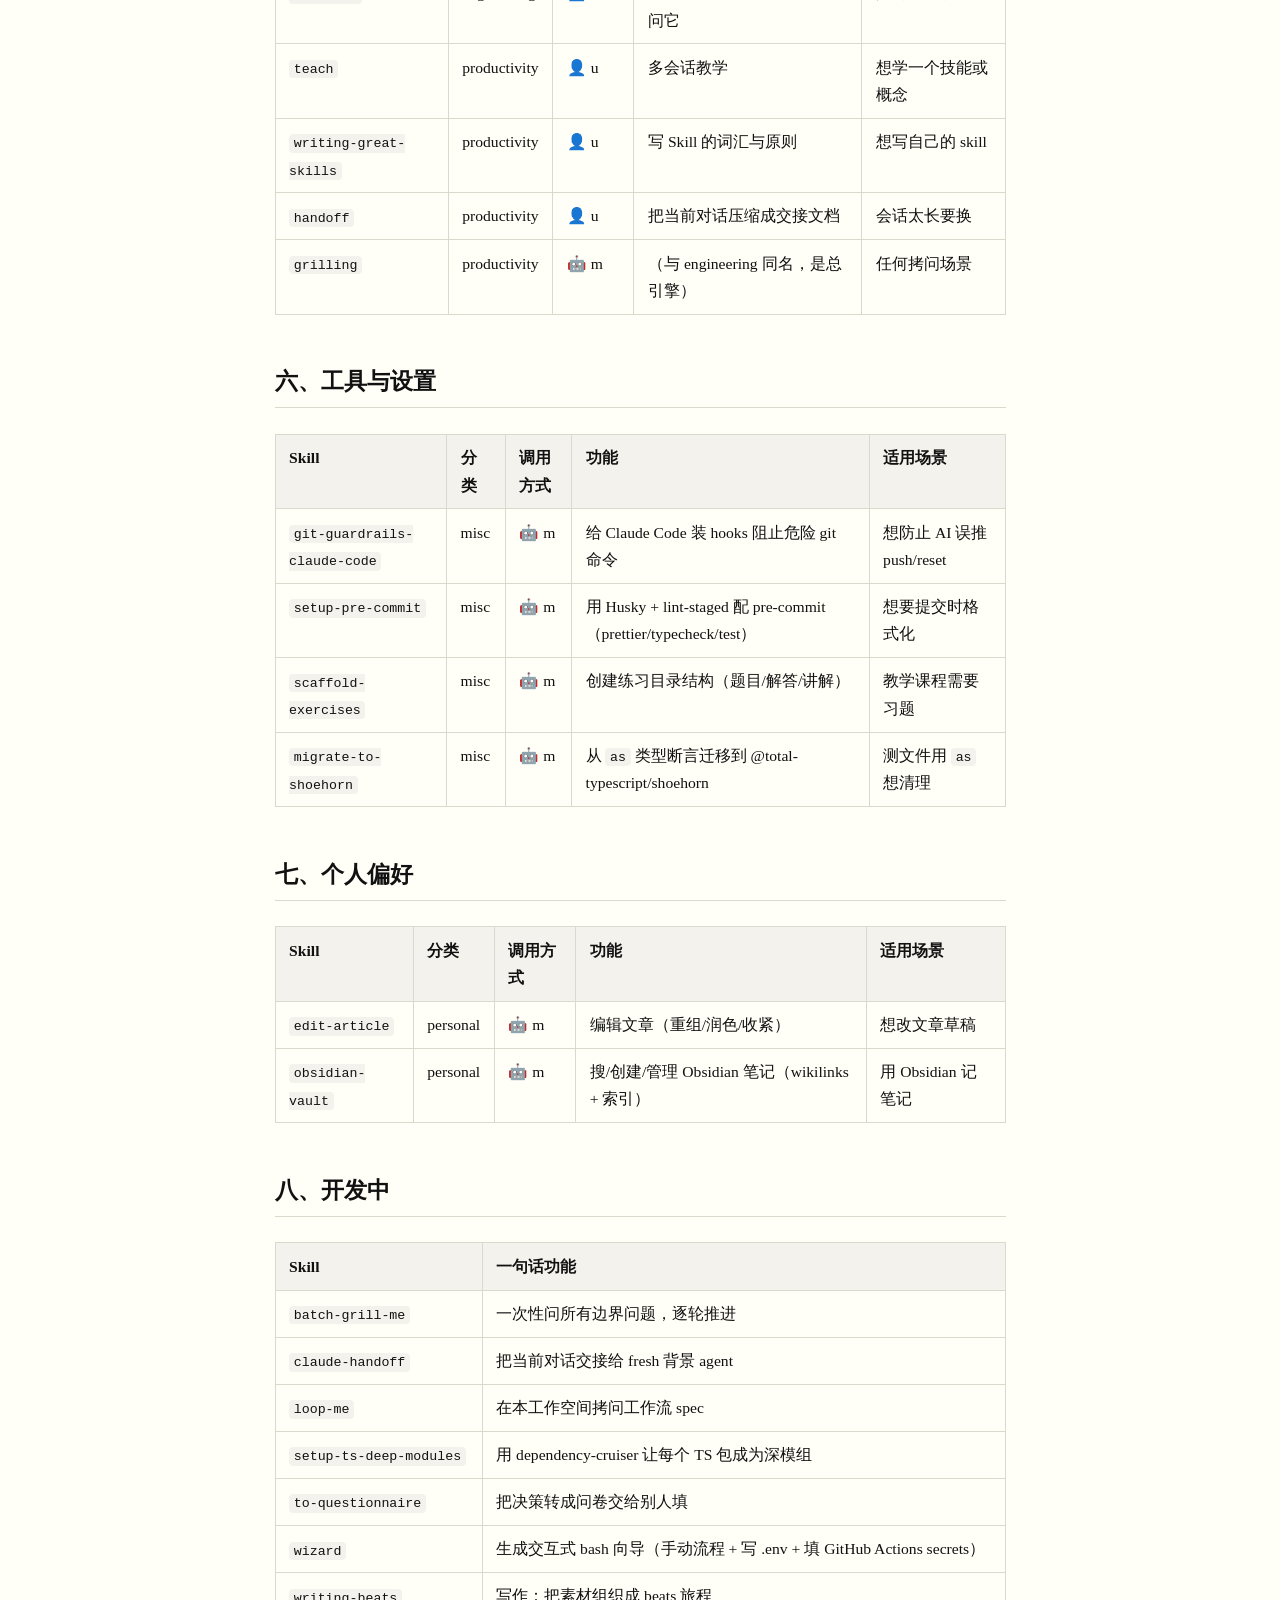
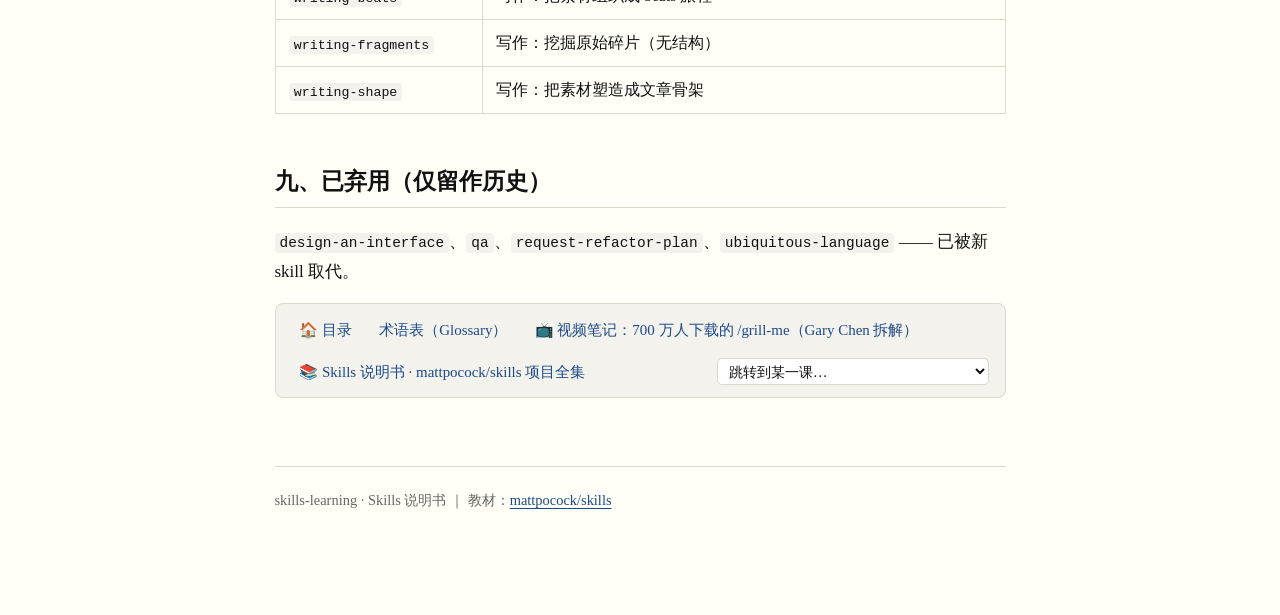
<file: reference/skills-manual.html>
<!DOCTYPE html>
<html lang="zh-CN">
<head>
  <meta charset="UTF-8">
  <meta name="viewport" content="width=device-width, initial-scale=1.0">
  <title>📚 Skills 说明书 · mattpocock/skills 项目全集</title>
  <link rel="stylesheet" href="../assets/course.css">
</head>
<body>

<h1>📚 Skills 说明书 · mattpocock/skills 项目全集</h1>
<p class="lesson-meta">
  工具字典（与课程主线配套） ｜ 来源：<a href="https://github.com/mattpocock/skills">mattpocock/skills</a> 公开仓库
</p>

<nav id="course-nav"></nav>

<div class="callout">
  <span class="label">关于本说明书</span>
  本文是 <a href="https://github.com/mattpocock/skills">mattpocock/skills</a> 仓库所有 Skills 的反编译——
  把每个 skill 的 frontmatter 翻译成中文、分类、补充使用场景。
  <strong>它不是课程，是工具字典</strong>：课程教学在 9 课主线中，
  速查请用 <a href="glossary.html">术语表</a>。
</div>

<h2>一、主干道核心工作流（5 个 skills）★ 已在课程中深入讲解</h2>
<table>
  <tr><th>Skill</th><th>分类</th><th>调用方式</th><th>功能</th><th>适用场景</th></tr>
  <tr><td><code>grilling</code></td><td>（引擎）</td><td>🤖 m</td><td>拷问引擎：一次一问你建议答案；禁未对齐就动手</td><td>被任何 user-invoked 拷问 skill 内部调用；单独用也支持</td></tr>
  <tr><td><code>grill-me</code></td><td>productivity</td><td>👤 u</td><td>启动拷问会话（个人版）</td><td>想让 AI 拷问你打磨方案</td></tr>
  <tr><td><code>grill-with-docs</code></td><td>engineering</td><td>👤 u</td><td>拷问 + 顺带产 ADR/术语表</td><td>拷问时希望沉淀领域知识</td></tr>
  <tr><td><code>to-spec</code></td><td>engineering</td><td>👤 u</td><td>把对话综合成 spec 发到 issue tracker</td><td>共识已达成、需落档</td></tr>
  <tr><td><code>to-tickets</code></td><td>engineering</td><td>👤 u</td><td>把 spec 拆成可执行票据（带阻塞边）</td><td>spec 写好了、待开发</td></tr>
  <tr><td><code>implement</code></td><td>engineering</td><td>👤 u</td><td>按 spec/票据实现；嵌入 TDD + code-review</td><td>上游 spec 和票据齐全</td></tr>
  <tr><td><code>code-review</code></td><td>engineering</td><td>🤖 m</td><td>双轴审查（Standards + Spec）平行子代理</td><td>任何 PR 评审、WIP 复查</td></tr>
</table>

<h2>二、架构与代码质量</h2>
<table>
  <tr><th>Skill</th><th>分类</th><th>调用方式</th><th>功能</th><th>适用场景</th></tr>
  <tr><td><code>codebase-design</code></td><td>engineering</td><td>🤖 m</td><td>深模组词汇（Module/Interface/Seam/Adapter/Leverage/Locality）</td><td>任何模块设计讨论、做接口、写测试时</td></tr>
  <tr><td><code>improve-codebase-architecture</code></td><td>engineering</td><td>👤 u</td><td>扫描代码库深模组机会，出 HTML 报告再 grill</td><td>周期性架构大扫除</td></tr>
  <tr><td><code>domain-modeling</code></td><td>engineering</td><td>🤖 m</td><td>主动磨利项目领域模型（术语/场景/代码交叉）</td><td>任何设计阶段，或需要更新 CONTEXT.md 时</td></tr>
  <tr><td><code>tdd</code></td><td>engineering</td><td>🤖 m</td><td>红-绿-重构 TDD 纪律</td><td>写功能/修 bug 想测试先行</td></tr>
  <tr><td><code>prototyping</code></td><td>engineering</td><td>🤖 m</td><td>一次性原型验证状态/逻辑/UI 假设</td><td>设计不确定时先做抛型</td></tr>
</table>

<h2>三、调试与问题排查</h2>
<table>
  <tr><th>Skill</th><th>分类</th><th>调用方式</th><th>功能</th><th>适用场景</th></tr>
  <tr><td><code>diagnosing-bugs</code></td><td>engineering</td><td>🤖 m</td><td>硬 bug/性能退化诊断循环（重现→最小化→假设→仪器→修复→回归）</td><td>报告"坏了/慢/挂了"</td></tr>
  <tr><td><code>systematic-debugging</code></td><td>engineering</td><td>（来自 using-superpowers）</td><td>任何 bug 排查前先用</td><td>任何非显然 bug</td></tr>
  <tr><td><code>resolving-merge-conflicts</code></td><td>engineering</td><td>🤖 m</td><td>按意图逐 hunk 处理合并/rebase 冲突，不 --abort</td><td>推送/合并时冲突</td></tr>
</table>

<h2>四、规划设计</h2>
<table>
  <tr><th>Skill</th><th>分类</th><th>调用方式</th><th>功能</th><th>适用场景</th></tr>
  <tr><td><code>brainstorming</code></td><td>engineering</td><td>🤖 m</td><td>通过自然对话把想法变成完整设计</td><td>任何创造性功能/组件/行为前</td></tr>
  <tr><td><code>wayfinder</code></td><td>engineering</td><td>👤 u</td><td>超大块工作→多个决策票的地图</td><td>跨多个会话的大型工作</td></tr>
  <tr><td><code>research</code></td><td>engineering</td><td>🤖 m</td><td>一手资料调研，结果存为 Markdown</td><td>需要查文档/API 事实时</td></tr>
  <tr><td><code>setup-matt-pocock-skills</code></td><td>engineering</td><td>👤 u</td><td>配 issues tracker / triage labels / domain docs</td><td>首次使用整套 skills 前</td></tr>
  <tr><td><code>triage</code></td><td>engineering</td><td>👤 u</td><td>把 issue/PR 推过 triage 状态机</td><td>收到新 issue 时</td></tr>
</table>

<h2>五、通用工作流 + 写作</h2>
<table>
  <tr><th>Skill</th><th>分类</th><th>调用方式</th><th>功能</th><th>适用场景</th></tr>
  <tr><td><code>ask-matt</code></td><td>engineering</td><td>👤 u</td><td>路由 skill：不知道用哪个时问它</td><td>入门/不确定时</td></tr>
  <tr><td><code>teach</code></td><td>productivity</td><td>👤 u</td><td>多会话教学</td><td>想学一个技能或概念</td></tr>
  <tr><td><code>writing-great-skills</code></td><td>productivity</td><td>👤 u</td><td>写 Skill 的词汇与原则</td><td>想写自己的 skill</td></tr>
  <tr><td><code>handoff</code></td><td>productivity</td><td>👤 u</td><td>把当前对话压缩成交接文档</td><td>会话太长要换</td></tr>
  <tr><td><code>grilling</code></td><td>productivity</td><td>🤖 m</td><td>（与 engineering 同名，是总引擎）</td><td>任何拷问场景</td></tr>
</table>

<h2>六、工具与设置</h2>
<table>
  <tr><th>Skill</th><th>分类</th><th>调用方式</th><th>功能</th><th>适用场景</th></tr>
  <tr><td><code>git-guardrails-claude-code</code></td><td>misc</td><td>🤖 m</td><td>给 Claude Code 装 hooks 阻止危险 git 命令</td><td>想防止 AI 误推 push/reset</td></tr>
  <tr><td><code>setup-pre-commit</code></td><td>misc</td><td>🤖 m</td><td>用 Husky + lint-staged 配 pre-commit（prettier/typecheck/test）</td><td>想要提交时格式化</td></tr>
  <tr><td><code>scaffold-exercises</code></td><td>misc</td><td>🤖 m</td><td>创建练习目录结构（题目/解答/讲解）</td><td>教学课程需要习题</td></tr>
  <tr><td><code>migrate-to-shoehorn</code></td><td>misc</td><td>🤖 m</td><td>从 <code>as</code> 类型断言迁移到 @total-typescript/shoehorn</td><td>测文件用 <code>as</code> 想清理</td></tr>
</table>

<h2>七、个人偏好</h2>
<table>
  <tr><th>Skill</th><th>分类</th><th>调用方式</th><th>功能</th><th>适用场景</th></tr>
  <tr><td><code>edit-article</code></td><td>personal</td><td>🤖 m</td><td>编辑文章（重组/润色/收紧）</td><td>想改文章草稿</td></tr>
  <tr><td><code>obsidian-vault</code></td><td>personal</td><td>🤖 m</td><td>搜/创建/管理 Obsidian 笔记（wikilinks + 索引）</td><td>用 Obsidian 记笔记</td></tr>
</table>

<h2>八、开发中</h2>
<table>
  <tr><th>Skill</th><th>一句话功能</th></tr>
  <tr><td><code>batch-grill-me</code></td><td>一次性问所有边界问题，逐轮推进</td></tr>
  <tr><td><code>claude-handoff</code></td><td>把当前对话交接给 fresh 背景 agent</td></tr>
  <tr><td><code>loop-me</code></td><td>在本工作空间拷问工作流 spec</td></tr>
  <tr><td><code>setup-ts-deep-modules</code></td><td>用 dependency-cruiser 让每个 TS 包成为深模组</td></tr>
  <tr><td><code>to-questionnaire</code></td><td>把决策转成问卷交给别人填</td></tr>
  <tr><td><code>wizard</code></td><td>生成交互式 bash 向导（手动流程 + 写 .env + 填 GitHub Actions secrets）</td></tr>
  <tr><td><code>writing-beats</code></td><td>写作：把素材组织成 beats 旅程</td></tr>
  <tr><td><code>writing-fragments</code></td><td>写作：挖掘原始碎片（无结构）</td></tr>
  <tr><td><code>writing-shape</code></td><td>写作：把素材塑造成文章骨架</td></tr>
</table>

<h2>九、已弃用（仅留作历史）</h2>
<p><code>design-an-interface</code>、<code>qa</code>、<code>request-refactor-plan</code>、<code>ubiquitous-language</code> —— 已被新 skill 取代。</p>

<nav id="course-nav"></nav>

<footer>
  skills-learning · Skills 说明书 ｜ 教材：<a href="https://github.com/mattpocock/skills">mattpocock/skills</a>
</footer>

<script src="../assets/toc-data.js"></script>
<script src="../assets/nav.js"></script>
</body>
</html>
</file>
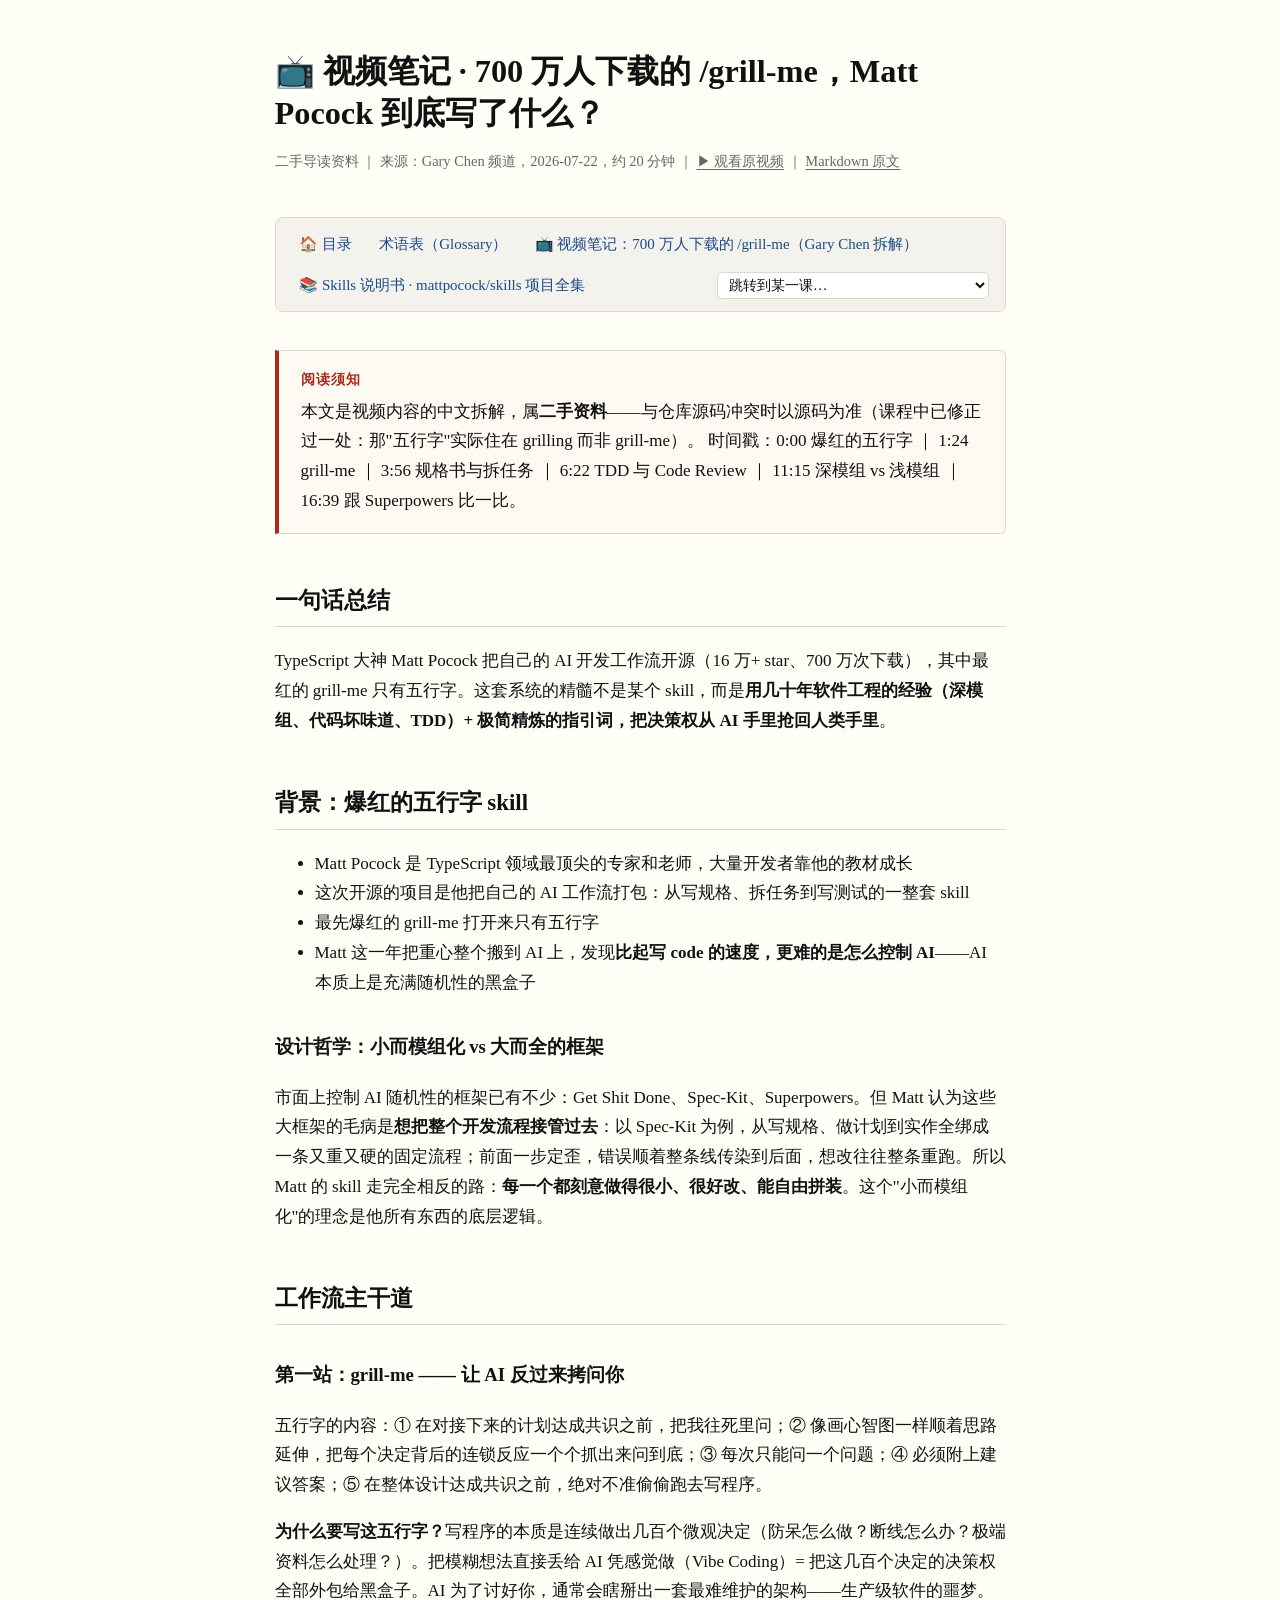
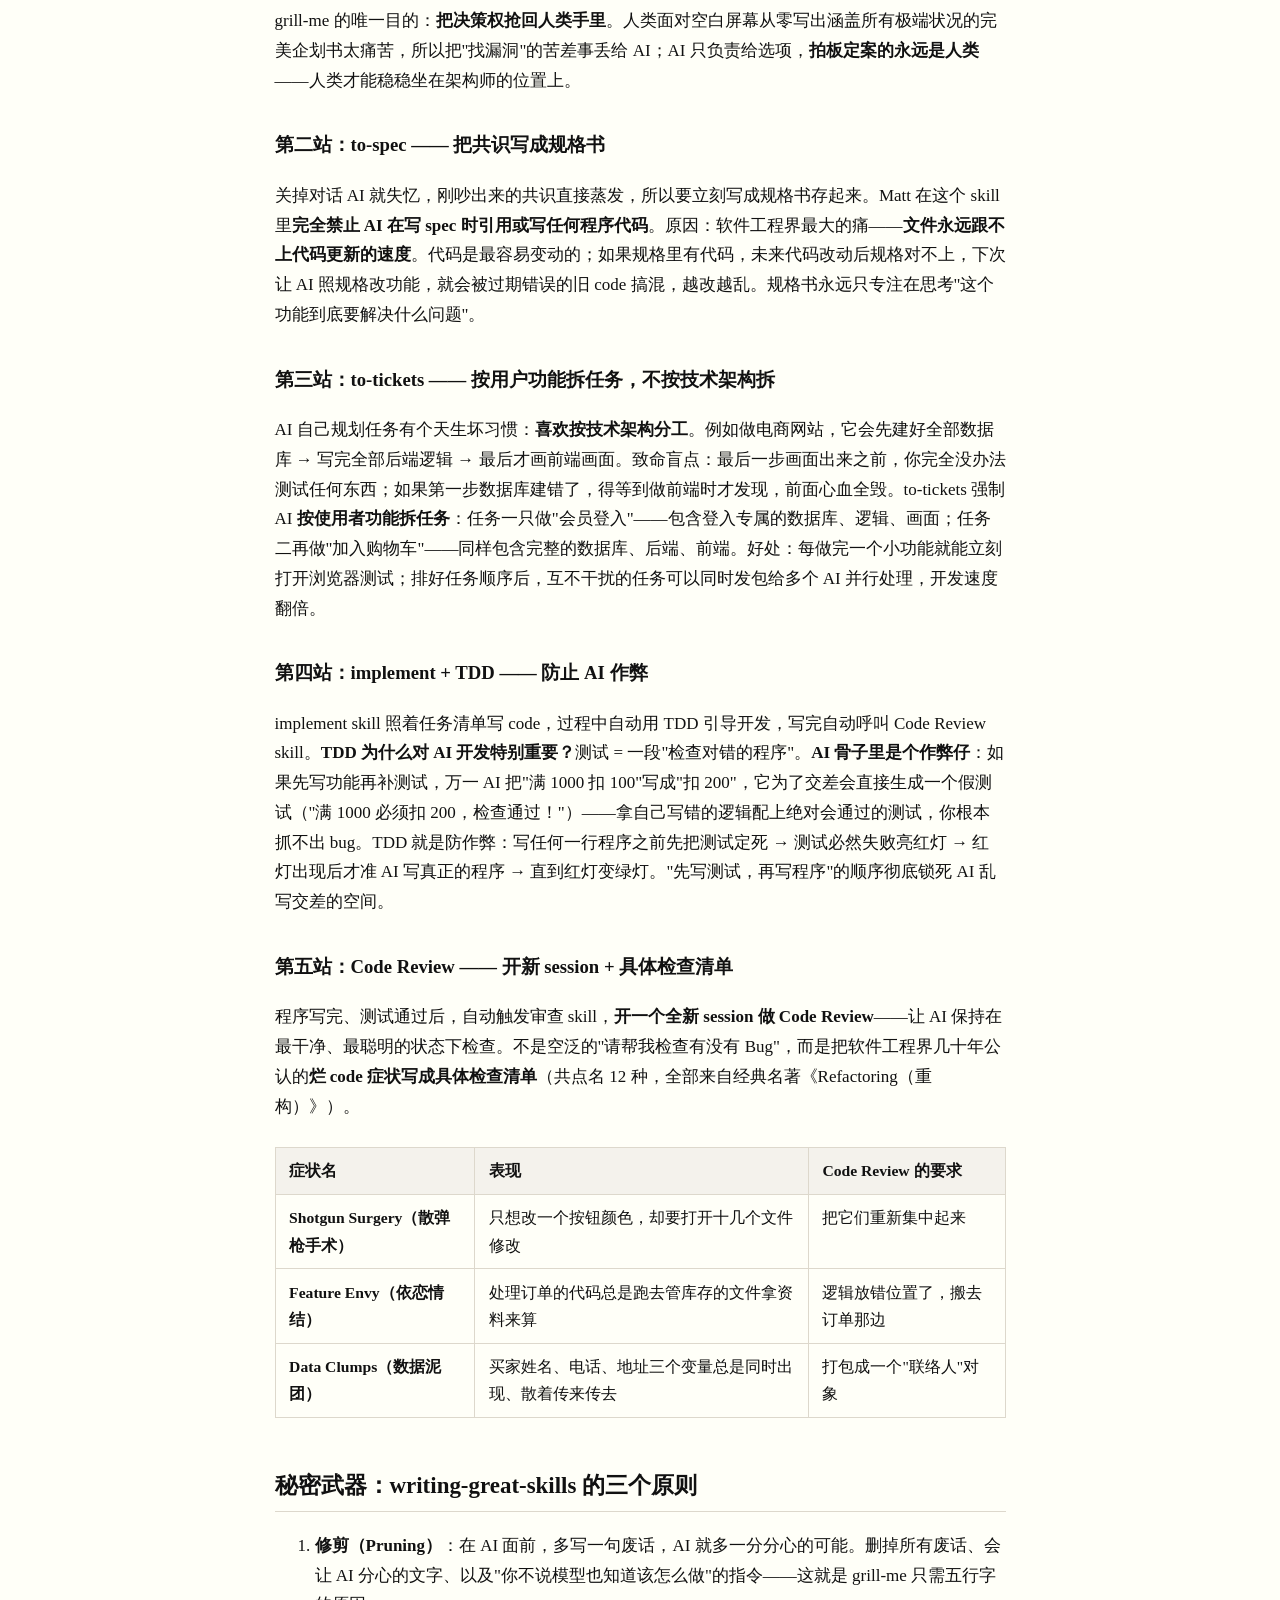
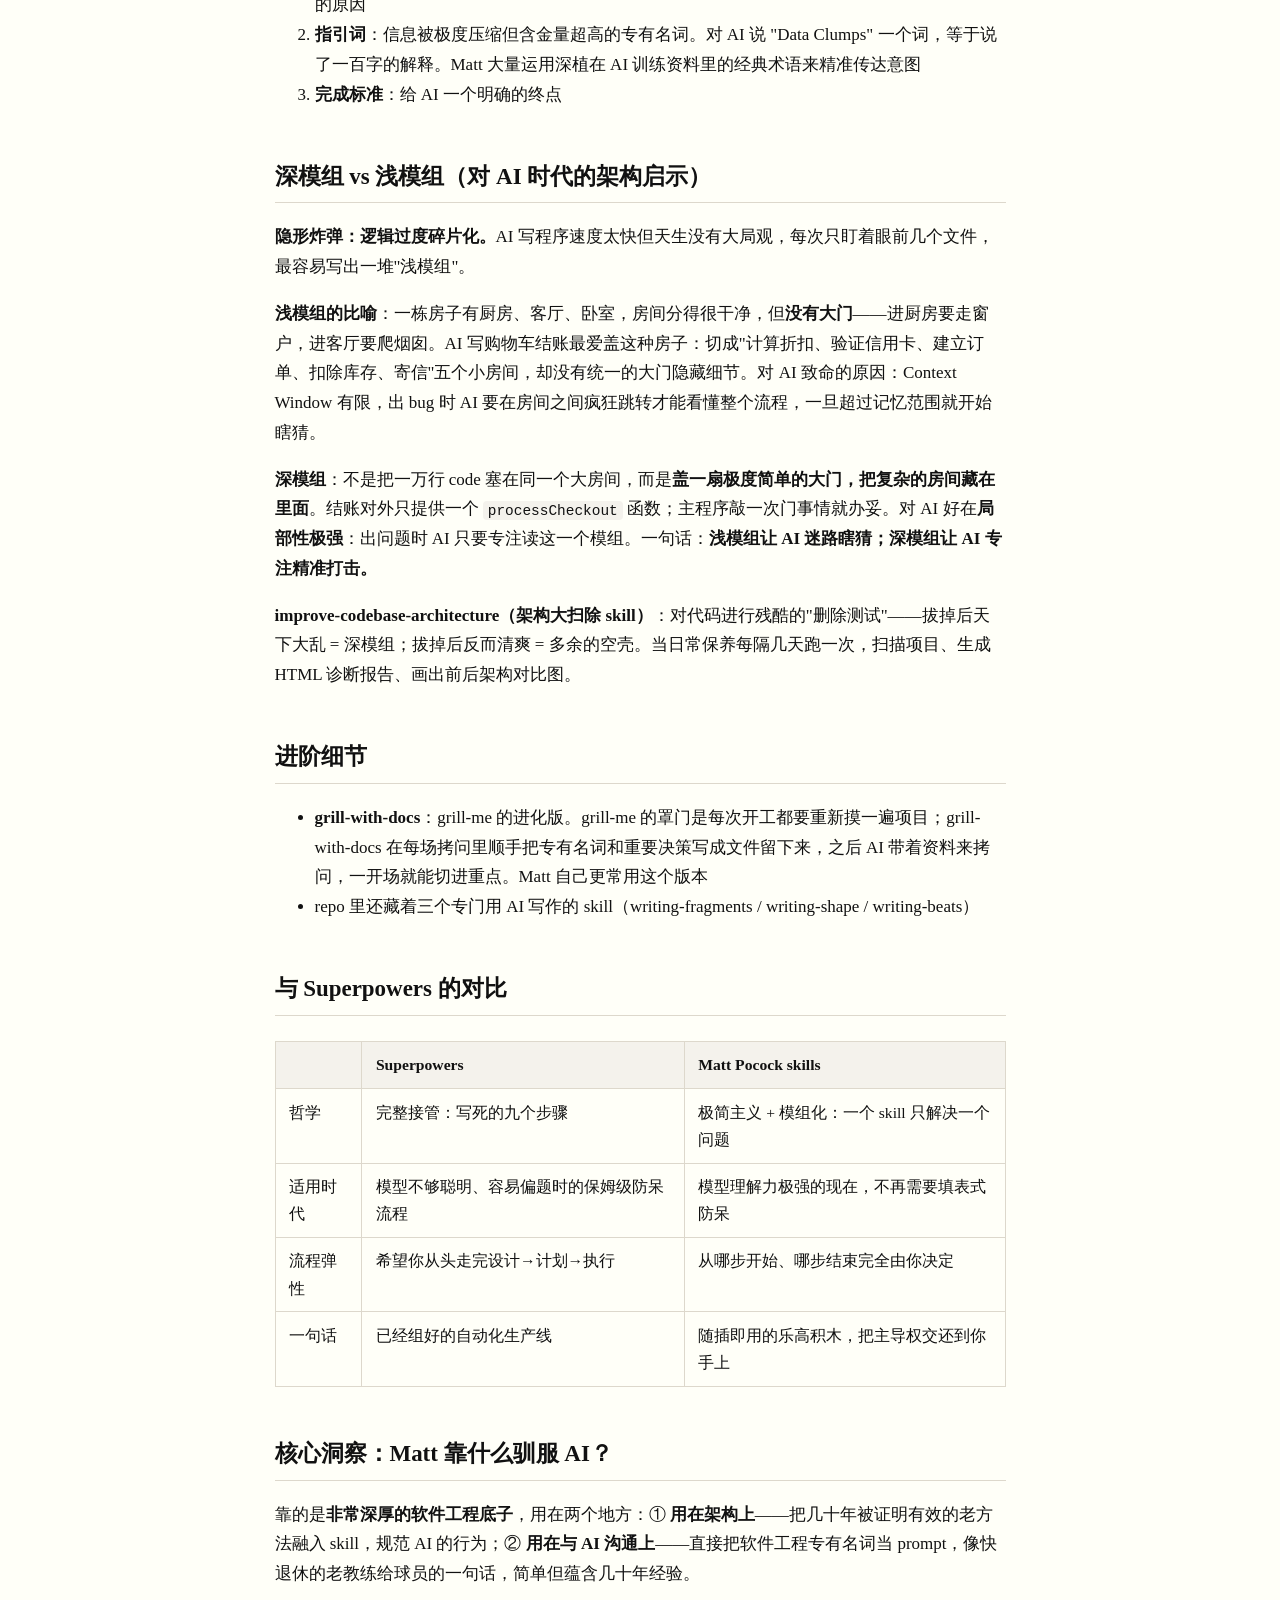
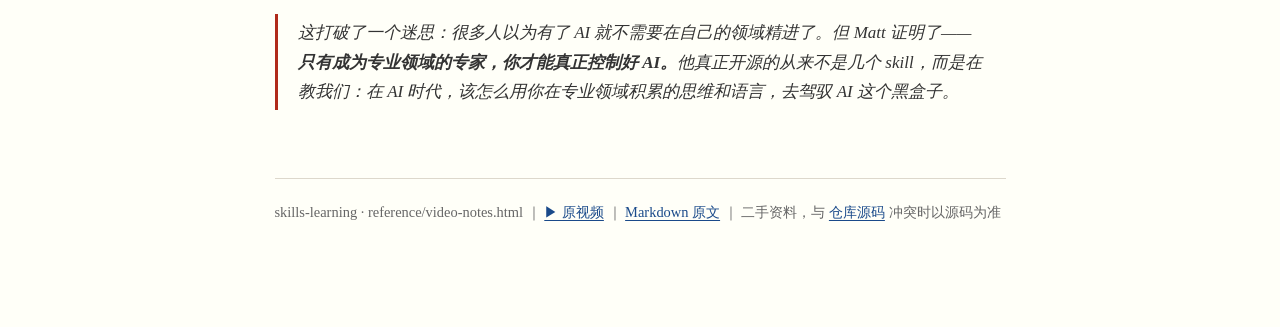
<file: reference/video-notes.html>
<!DOCTYPE html>
<html lang="zh-CN">
<head>
<meta charset="UTF-8">
<meta name="viewport" content="width=device-width, initial-scale=1.0">
<title>视频笔记 · 700 万人下载的 /grill-me，Matt Pocock 到底写了什么？</title>
<link rel="stylesheet" href="../assets/course.css">
</head>
<body>

<h1>📺 视频笔记 · 700 万人下载的 /grill-me，Matt Pocock 到底写了什么？</h1>
<p class="lesson-meta">
  二手导读资料 ｜ 来源：Gary Chen 频道，2026-07-22，约 20 分钟 ｜
  <a href="https://www.youtube.com/watch?v=aR97E7aKEgg">▶ 观看原视频</a> ｜
  <a href="./MattPocock-skills工作流拆解-grill-me到深模组.md">Markdown 原文</a>
</p>

<nav id="course-nav"></nav>

<div class="callout">
  <span class="label">阅读须知</span>
  本文是视频内容的中文拆解，属<strong>二手资料</strong>——与仓库源码冲突时以源码为准（课程中已修正过一处：那"五行字"实际住在 grilling 而非 grill-me）。
  时间戳：0:00 爆红的五行字 ｜ 1:24 grill-me ｜ 3:56 规格书与拆任务 ｜ 6:22 TDD 与 Code Review ｜ 11:15 深模组 vs 浅模组 ｜ 16:39 跟 Superpowers 比一比。
</div>

<h2>一句话总结</h2>
<p>TypeScript 大神 Matt Pocock 把自己的 AI 开发工作流开源（16 万+ star、700 万次下载），其中最红的 grill-me 只有五行字。这套系统的精髓不是某个 skill，而是<strong>用几十年软件工程的经验（深模组、代码坏味道、TDD）+ 极简精炼的指引词，把决策权从 AI 手里抢回人类手里</strong>。</p>

<h2>背景：爆红的五行字 skill</h2>
<ul>
  <li>Matt Pocock 是 TypeScript 领域最顶尖的专家和老师，大量开发者靠他的教材成长</li>
  <li>这次开源的项目是他把自己的 AI 工作流打包：从写规格、拆任务到写测试的一整套 skill</li>
  <li>最先爆红的 grill-me 打开来只有五行字</li>
  <li>Matt 这一年把重心整个搬到 AI 上，发现<strong>比起写 code 的速度，更难的是怎么控制 AI</strong>——AI 本质上是充满随机性的黑盒子</li>
</ul>

<h3>设计哲学：小而模组化 vs 大而全的框架</h3>
<p>市面上控制 AI 随机性的框架已有不少：Get Shit Done、Spec-Kit、Superpowers。但 Matt 认为这些大框架的毛病是<strong>想把整个开发流程接管过去</strong>：以 Spec-Kit 为例，从写规格、做计划到实作全绑成一条又重又硬的固定流程；前面一步定歪，错误顺着整条线传染到后面，想改往往整条重跑。所以 Matt 的 skill 走完全相反的路：<strong>每一个都刻意做得很小、很好改、能自由拼装</strong>。这个"小而模组化"的理念是他所有东西的底层逻辑。</p>

<h2>工作流主干道</h2>

<h3>第一站：grill-me —— 让 AI 反过来拷问你</h3>
<p>五行字的内容：① 在对接下来的计划达成共识之前，把我往死里问；② 像画心智图一样顺着思路延伸，把每个决定背后的连锁反应一个个抓出来问到底；③ 每次只能问一个问题；④ 必须附上建议答案；⑤ 在整体设计达成共识之前，绝对不准偷偷跑去写程序。</p>
<p><strong>为什么要写这五行字？</strong>写程序的本质是连续做出几百个微观决定（防呆怎么做？断线怎么办？极端资料怎么处理？）。把模糊想法直接丢给 AI 凭感觉做（Vibe Coding）= 把这几百个决定的决策权全部外包给黑盒子。AI 为了讨好你，通常会瞎掰出一套最难维护的架构——生产级软件的噩梦。grill-me 的唯一目的：<strong>把决策权抢回人类手里</strong>。人类面对空白屏幕从零写出涵盖所有极端状况的完美企划书太痛苦，所以把"找漏洞"的苦差事丢给 AI；AI 只负责给选项，<strong>拍板定案的永远是人类</strong>——人类才能稳稳坐在架构师的位置上。</p>

<h3>第二站：to-spec —— 把共识写成规格书</h3>
<p>关掉对话 AI 就失忆，刚吵出来的共识直接蒸发，所以要立刻写成规格书存起来。Matt 在这个 skill 里<strong>完全禁止 AI 在写 spec 时引用或写任何程序代码</strong>。原因：软件工程界最大的痛——<strong>文件永远跟不上代码更新的速度</strong>。代码是最容易变动的；如果规格里有代码，未来代码改动后规格对不上，下次让 AI 照规格改功能，就会被过期错误的旧 code 搞混，越改越乱。规格书永远只专注在思考"这个功能到底要解决什么问题"。</p>

<h3>第三站：to-tickets —— 按用户功能拆任务，不按技术架构拆</h3>
<p>AI 自己规划任务有个天生坏习惯：<strong>喜欢按技术架构分工</strong>。例如做电商网站，它会先建好全部数据库 → 写完全部后端逻辑 → 最后才画前端画面。致命盲点：最后一步画面出来之前，你完全没办法测试任何东西；如果第一步数据库建错了，得等到做前端时才发现，前面心血全毁。to-tickets 强制 AI <strong>按使用者功能拆任务</strong>：任务一只做"会员登入"——包含登入专属的数据库、逻辑、画面；任务二再做"加入购物车"——同样包含完整的数据库、后端、前端。好处：每做完一个小功能就能立刻打开浏览器测试；排好任务顺序后，互不干扰的任务可以同时发包给多个 AI 并行处理，开发速度翻倍。</p>

<h3>第四站：implement + TDD —— 防止 AI 作弊</h3>
<p>implement skill 照着任务清单写 code，过程中自动用 TDD 引导开发，写完自动呼叫 Code Review skill。<strong>TDD 为什么对 AI 开发特别重要？</strong>测试 = 一段"检查对错的程序"。<strong>AI 骨子里是个作弊仔</strong>：如果先写功能再补测试，万一 AI 把"满 1000 扣 100"写成"扣 200"，它为了交差会直接生成一个假测试（"满 1000 必须扣 200，检查通过！"）——拿自己写错的逻辑配上绝对会通过的测试，你根本抓不出 bug。TDD 就是防作弊：写任何一行程序之前先把测试定死 → 测试必然失败亮红灯 → 红灯出现后才准 AI 写真正的程序 → 直到红灯变绿灯。"先写测试，再写程序"的顺序彻底锁死 AI 乱写交差的空间。</p>

<h3>第五站：Code Review —— 开新 session + 具体检查清单</h3>
<p>程序写完、测试通过后，自动触发审查 skill，<strong>开一个全新 session 做 Code Review</strong>——让 AI 保持在最干净、最聪明的状态下检查。不是空泛的"请帮我检查有没有 Bug"，而是把软件工程界几十年公认的<strong>烂 code 症状写成具体检查清单</strong>（共点名 12 种，全部来自经典名著《Refactoring（重构）》）。</p>

<table>
  <tr><th>症状名</th><th>表现</th><th>Code Review 的要求</th></tr>
  <tr><td><strong>Shotgun Surgery（散弹枪手术）</strong></td><td>只想改一个按钮颜色，却要打开十几个文件修改</td><td>把它们重新集中起来</td></tr>
  <tr><td><strong>Feature Envy（依恋情结）</strong></td><td>处理订单的代码总是跑去管库存的文件拿资料来算</td><td>逻辑放错位置了，搬去订单那边</td></tr>
  <tr><td><strong>Data Clumps（数据泥团）</strong></td><td>买家姓名、电话、地址三个变量总是同时出现、散着传来传去</td><td>打包成一个"联络人"对象</td></tr>
</table>

<h2>秘密武器：writing-great-skills 的三个原则</h2>
<ol>
  <li><strong>修剪（Pruning）</strong>：在 AI 面前，多写一句废话，AI 就多一分分心的可能。删掉所有废话、会让 AI 分心的文字、以及"你不说模型也知道该怎么做"的指令——这就是 grill-me 只需五行字的原因</li>
  <li><strong>指引词</strong>：信息被极度压缩但含金量超高的专有名词。对 AI 说 "Data Clumps" 一个词，等于说了一百字的解释。Matt 大量运用深植在 AI 训练资料里的经典术语来精准传达意图</li>
  <li><strong>完成标准</strong>：给 AI 一个明确的终点</li>
</ol>

<h2>深模组 vs 浅模组（对 AI 时代的架构启示）</h2>
<p><strong>隐形炸弹：逻辑过度碎片化。</strong>AI 写程序速度太快但天生没有大局观，每次只盯着眼前几个文件，最容易写出一堆"浅模组"。</p>
<p><strong>浅模组的比喻</strong>：一栋房子有厨房、客厅、卧室，房间分得很干净，但<strong>没有大门</strong>——进厨房要走窗户，进客厅要爬烟囱。AI 写购物车结账最爱盖这种房子：切成"计算折扣、验证信用卡、建立订单、扣除库存、寄信"五个小房间，却没有统一的大门隐藏细节。对 AI 致命的原因：Context Window 有限，出 bug 时 AI 要在房间之间疯狂跳转才能看懂整个流程，一旦超过记忆范围就开始瞎猜。</p>
<p><strong>深模组</strong>：不是把一万行 code 塞在同一个大房间，而是<strong>盖一扇极度简单的大门，把复杂的房间藏在里面</strong>。结账对外只提供一个 <code>processCheckout</code> 函数；主程序敲一次门事情就办妥。对 AI 好在<strong>局部性极强</strong>：出问题时 AI 只要专注读这一个模组。一句话：<strong>浅模组让 AI 迷路瞎猜；深模组让 AI 专注精准打击。</strong></p>
<p><strong>improve-codebase-architecture（架构大扫除 skill）</strong>：对代码进行残酷的"删除测试"——拔掉后天下大乱 = 深模组；拔掉后反而清爽 = 多余的空壳。当日常保养每隔几天跑一次，扫描项目、生成 HTML 诊断报告、画出前后架构对比图。</p>

<h2>进阶细节</h2>
<ul>
  <li><strong>grill-with-docs</strong>：grill-me 的进化版。grill-me 的罩门是每次开工都要重新摸一遍项目；grill-with-docs 在每场拷问里顺手把专有名词和重要决策写成文件留下来，之后 AI 带着资料来拷问，一开场就能切进重点。Matt 自己更常用这个版本</li>
  <li>repo 里还藏着三个专门用 AI 写作的 skill（writing-fragments / writing-shape / writing-beats）</li>
</ul>

<h2>与 Superpowers 的对比</h2>
<table>
  <tr><th></th><th>Superpowers</th><th>Matt Pocock skills</th></tr>
  <tr><td>哲学</td><td>完整接管：写死的九个步骤</td><td>极简主义 + 模组化：一个 skill 只解决一个问题</td></tr>
  <tr><td>适用时代</td><td>模型不够聪明、容易偏题时的保姆级防呆流程</td><td>模型理解力极强的现在，不再需要填表式防呆</td></tr>
  <tr><td>流程弹性</td><td>希望你从头走完设计→计划→执行</td><td>从哪步开始、哪步结束完全由你决定</td></tr>
  <tr><td>一句话</td><td>已经组好的自动化生产线</td><td>随插即用的乐高积木，把主导权交还到你手上</td></tr>
</table>

<h2>核心洞察：Matt 靠什么驯服 AI？</h2>
<p>靠的是<strong>非常深厚的软件工程底子</strong>，用在两个地方：① <strong>用在架构上</strong>——把几十年被证明有效的老方法融入 skill，规范 AI 的行为；② <strong>用在与 AI 沟通上</strong>——直接把软件工程专有名词当 prompt，像快退休的老教练给球员的一句话，简单但蕴含几十年经验。</p>

<blockquote>
  这打破了一个迷思：很多人以为有了 AI 就不需要在自己的领域精进了。但 Matt 证明了——<strong>只有成为专业领域的专家，你才能真正控制好 AI。</strong>他真正开源的从来不是几个 skill，而是在教我们：在 AI 时代，该怎么用你在专业领域积累的思维和语言，去驾驭 AI 这个黑盒子。
</blockquote>

<footer>
  skills-learning · reference/video-notes.html ｜
  <a href="https://www.youtube.com/watch?v=aR97E7aKEgg">▶ 原视频</a> ｜
  <a href="./MattPocock-skills工作流拆解-grill-me到深模组.md">Markdown 原文</a> ｜
  二手资料，与 <a href="https://github.com/mattpocock/skills">仓库源码</a> 冲突时以源码为准
</footer>

<script src="../assets/toc-data.js"></script>
<script src="../assets/nav.js"></script>
</body>
</html>
</file>
<file: assets/course.css>
/* course.css — skills-learning 课程共享样式表（Tufte 风格） */
:root {
  --bg: #fffff8;
  --ink: #111;
  --muted: #666;
  --accent: #b02a1a;
  --link: #1a4a8a;
  --code-bg: #f4f2ec;
  --border: #ddd8cc;
  --ok: #1a7a3a;
}
* { box-sizing: border-box; }
html { font-size: 17px; }
body {
  background: var(--bg);
  color: var(--ink);
  font-family: "Songti SC", "Noto Serif CJK SC", Georgia, "Times New Roman", serif;
  line-height: 1.75;
  max-width: 46rem;
  margin: 0 auto;
  padding: 3rem 1.5rem 6rem;
}
h1 { font-size: 1.9rem; line-height: 1.3; margin: 0 0 .3rem; font-weight: 700; }
h2 { font-size: 1.35rem; margin-top: 2.8rem; border-bottom: 1px solid var(--border); padding-bottom: .3rem; }
h3 { font-size: 1.1rem; margin-top: 2rem; }
.lesson-meta { color: var(--muted); font-size: .85rem; margin-bottom: 2.5rem; }
.lesson-meta a { color: var(--muted); }
a { color: var(--link); text-decoration-thickness: 1px; text-underline-offset: 3px; }
code, pre {
  font-family: "SF Mono", "JetBrains Mono", Menlo, Consolas, monospace;
  font-size: .85em;
  background: var(--code-bg);
  border-radius: 4px;
}
code { padding: .12em .35em; }
pre { padding: 1rem 1.2rem; overflow-x: auto; border: 1px solid var(--border); line-height: 1.6; }
pre code { background: none; padding: 0; }
blockquote {
  margin: 1.5rem 0;
  padding: .2rem 1.2rem;
  border-left: 3px solid var(--accent);
  color: #333;
  font-style: italic;
}
blockquote .src { display: block; font-style: normal; font-size: .8rem; color: var(--muted); margin-top: .4rem; }
table { border-collapse: collapse; width: 100%; margin: 1.5rem 0; font-size: .92rem; }
th, td { border: 1px solid var(--border); padding: .55rem .8rem; text-align: left; vertical-align: top; }
th { background: var(--code-bg); font-weight: 600; }
.callout {
  border: 1px solid var(--border);
  border-left: 4px solid var(--accent);
  background: #fdfaf3;
  padding: 1rem 1.3rem;
  margin: 1.8rem 0;
  border-radius: 0 6px 6px 0;
}
.callout .label { font-weight: 700; color: var(--accent); font-size: .8rem; letter-spacing: .08em; display: block; margin-bottom: .3rem; }
.win {
  border: 1px solid var(--ok);
  background: #f2f9f2;
  padding: 1rem 1.3rem;
  margin: 1.8rem 0;
  border-radius: 6px;
}
.win .label { font-weight: 700; color: var(--ok); font-size: .8rem; letter-spacing: .08em; display: block; margin-bottom: .3rem; }
/* --- quiz --- */
.quiz { border: 1px solid var(--border); border-radius: 8px; padding: 1.2rem 1.4rem; margin: 1.8rem 0; background: #fcfbf5; }
.quiz .q { font-weight: 600; margin-bottom: .8rem; }
.quiz label {
  display: block; padding: .5rem .8rem; margin: .35rem 0;
  border: 1px solid var(--border); border-radius: 6px; cursor: pointer;
}
.quiz label:hover { background: var(--code-bg); }
.quiz .feedback { display: none; margin-top: .8rem; padding: .7rem 1rem; border-radius: 6px; font-size: .92rem; }
.quiz.answered .feedback { display: block; }
.quiz .feedback.right { background: #f2f9f2; border: 1px solid var(--ok); }
.quiz .feedback.wrong { background: #fbf0ee; border: 1px solid var(--accent); }
footer { margin-top: 4rem; padding-top: 1.2rem; border-top: 1px solid var(--border); color: var(--muted); font-size: .85rem; }
/* --- course nav (配合 nav.js) --- */
#course-nav {
  display: flex; flex-wrap: wrap; align-items: center; gap: .6rem;
  padding: .6rem .9rem; margin: 0 0 2.2rem;
  border: 1px solid var(--border); border-radius: 8px; background: var(--code-bg);
  font-size: .88rem;
}
#course-nav a { text-decoration: none; padding: .15rem .5rem; border-radius: 5px; }
#course-nav a:hover { background: #fff; }
#course-nav select {
  margin-left: auto; max-width: 16rem;
  font: inherit; font-size: .85rem; padding: .2rem .4rem;
  border: 1px solid var(--border); border-radius: 5px; background: #fff; color: var(--ink);
}
</file>
